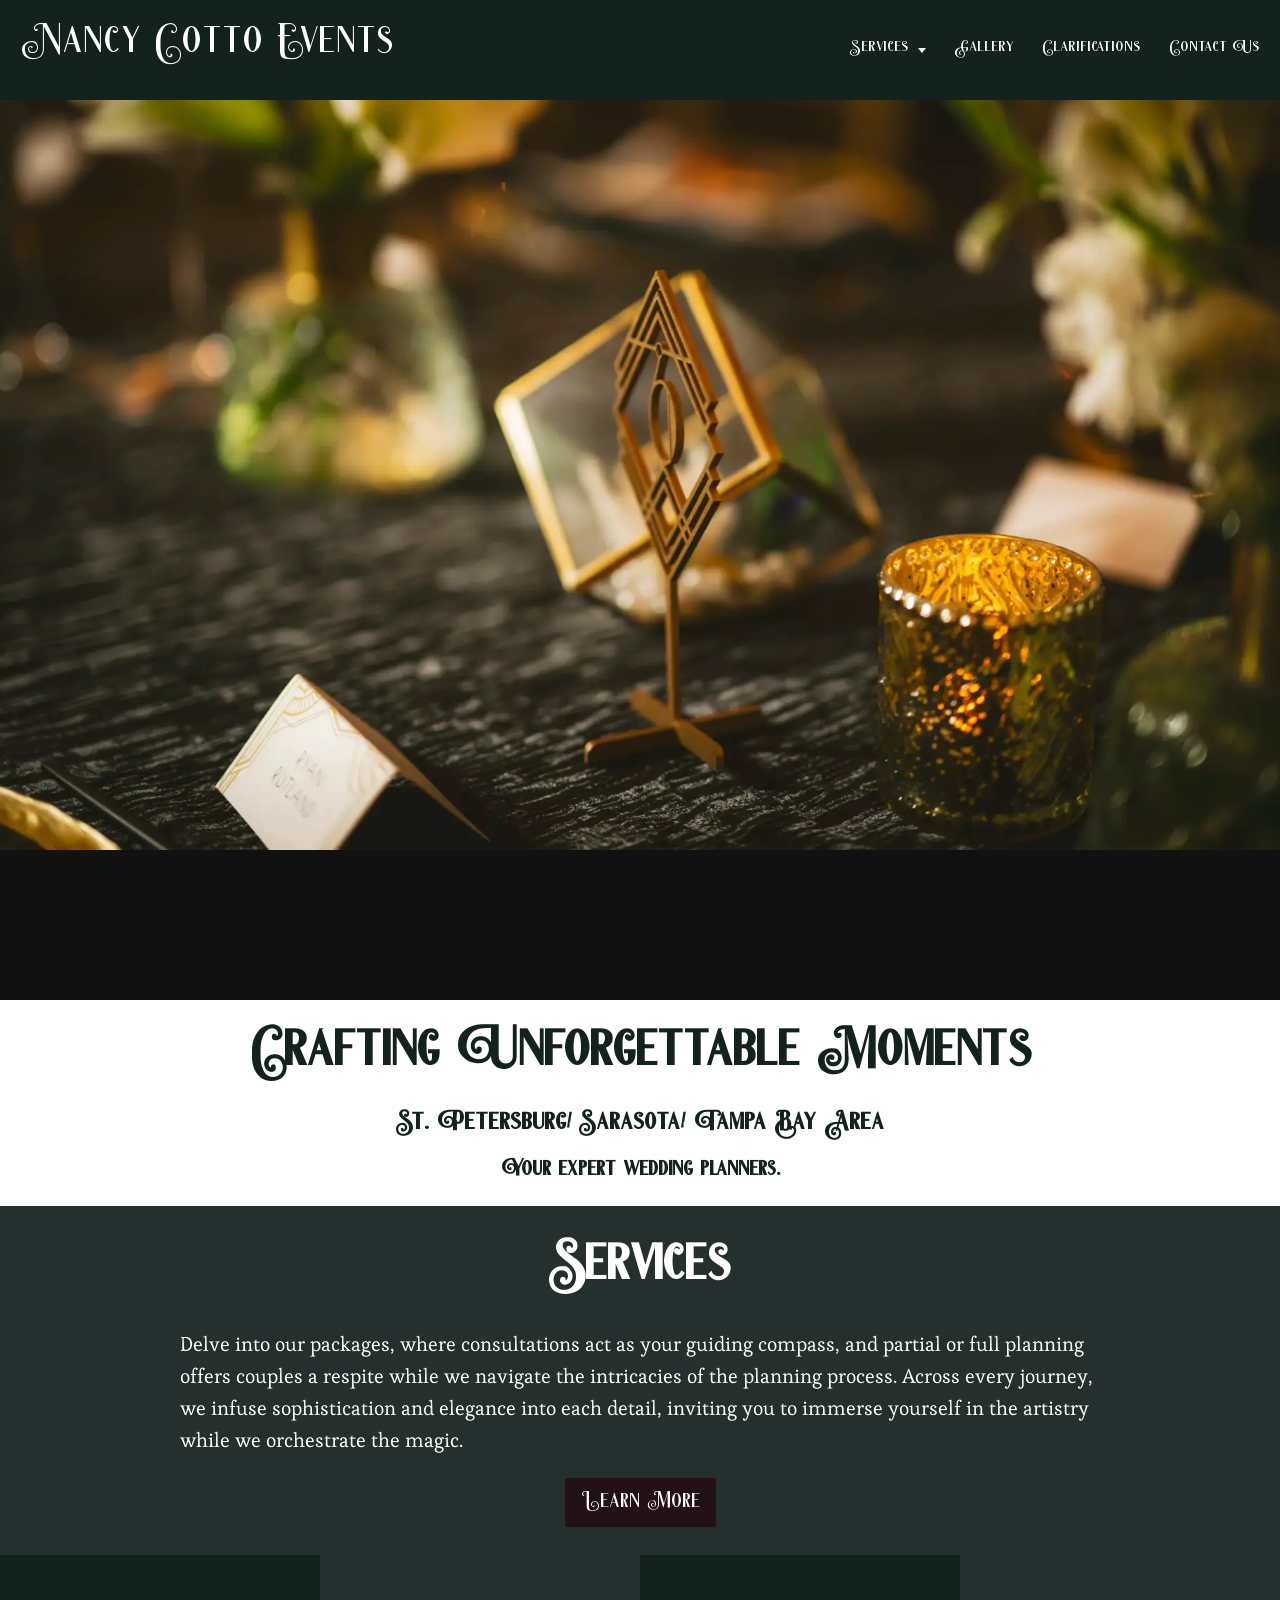
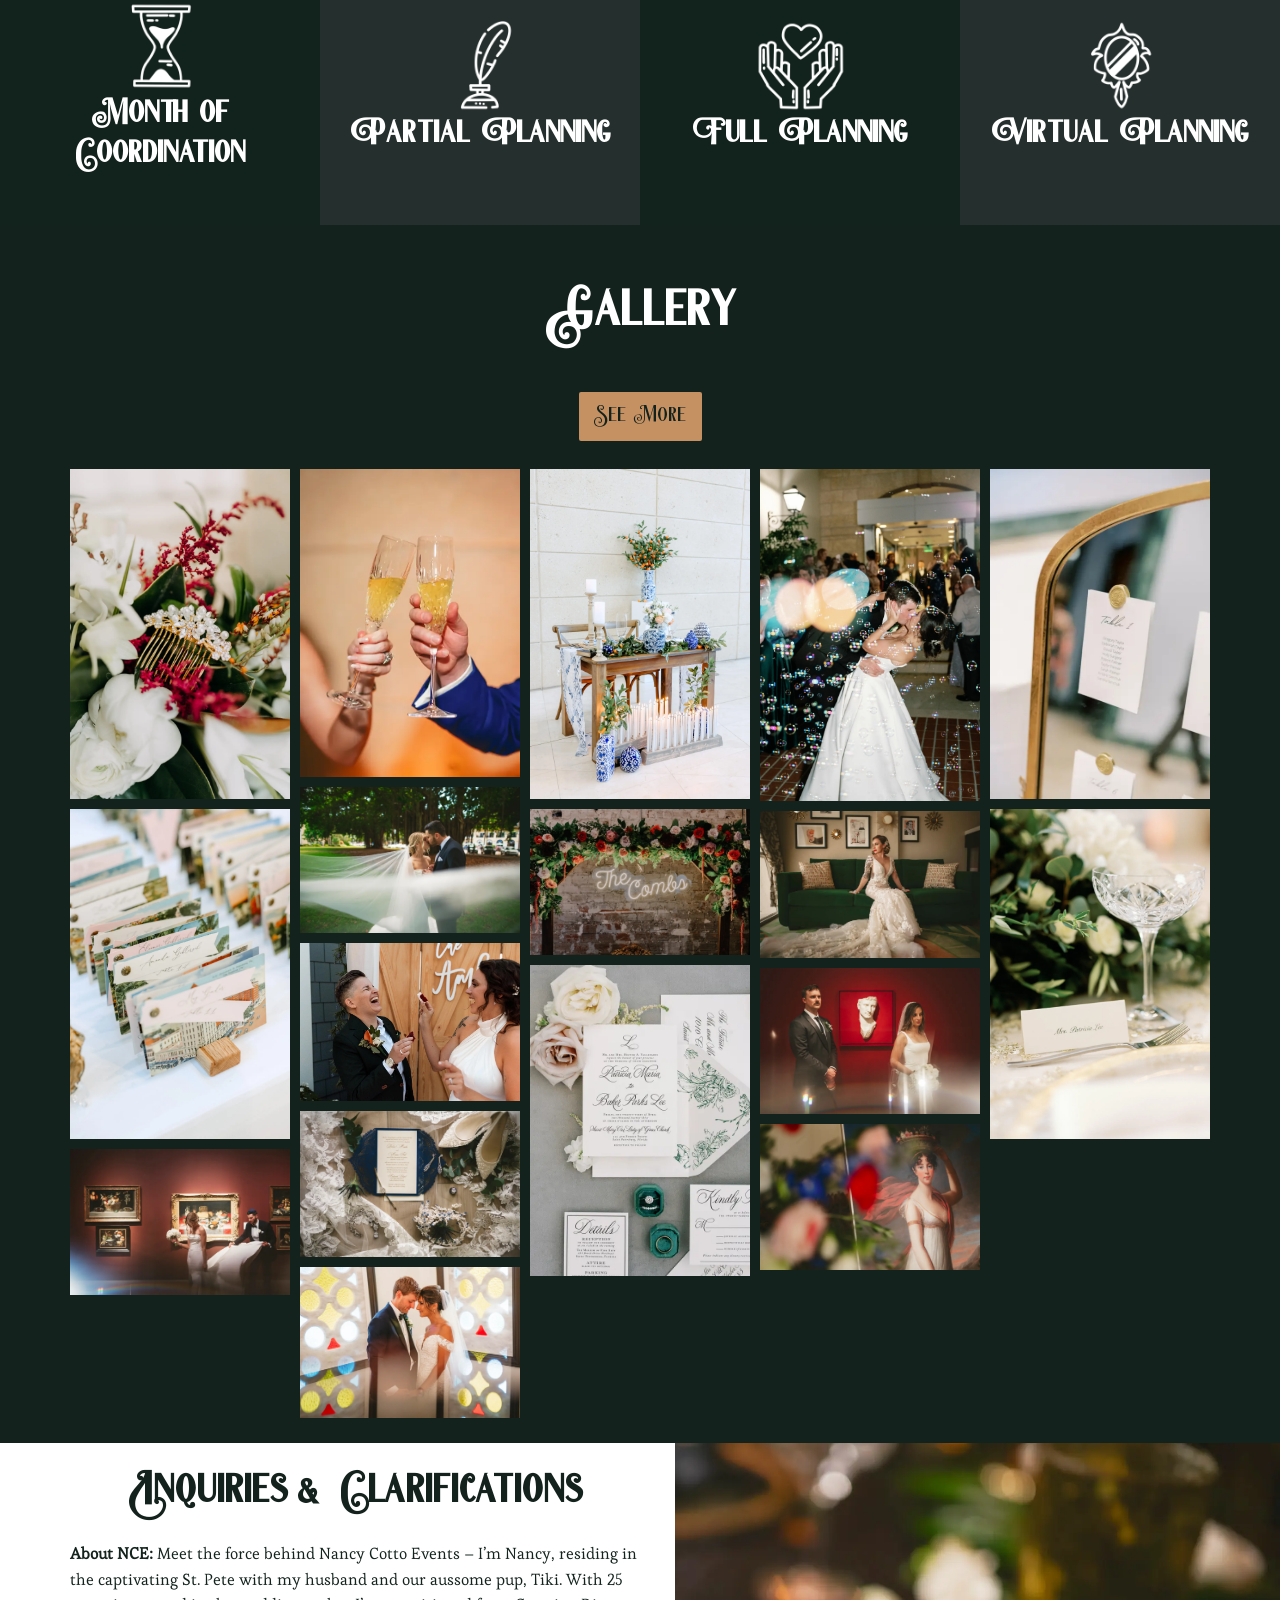
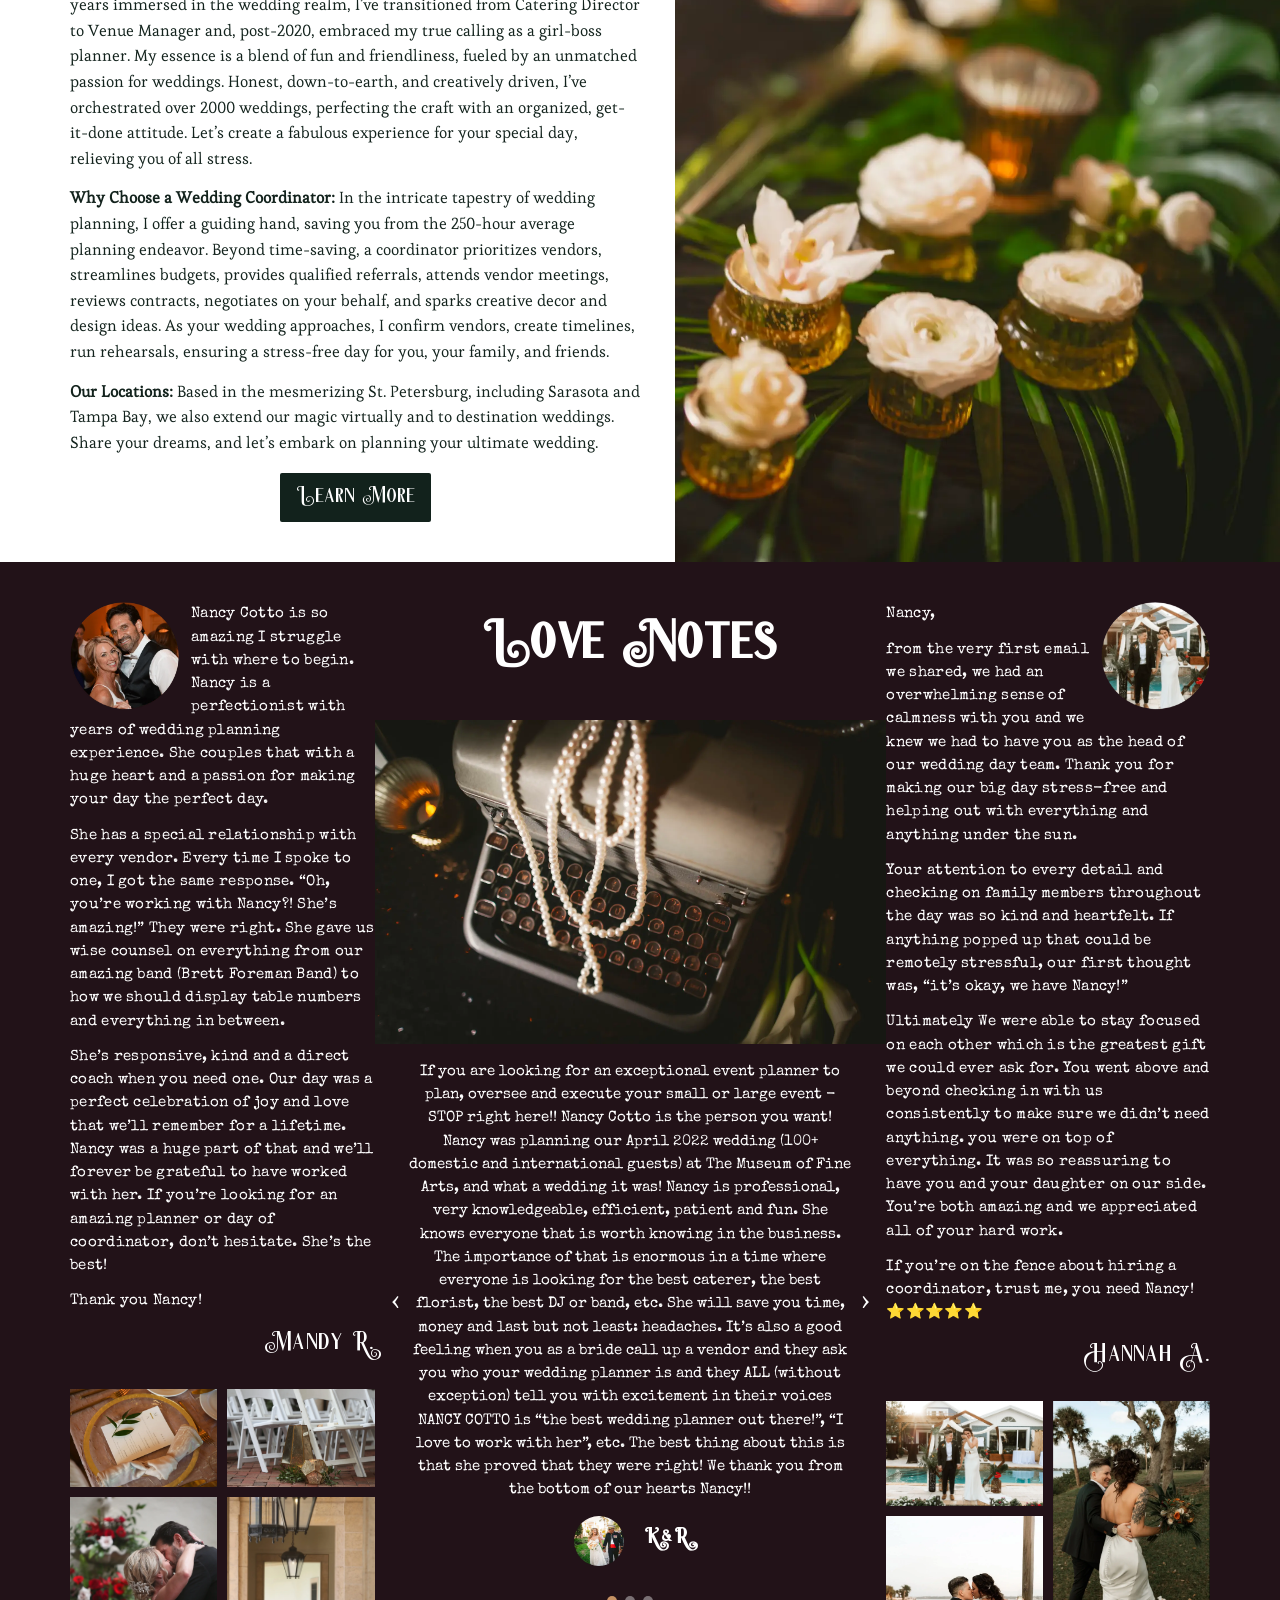
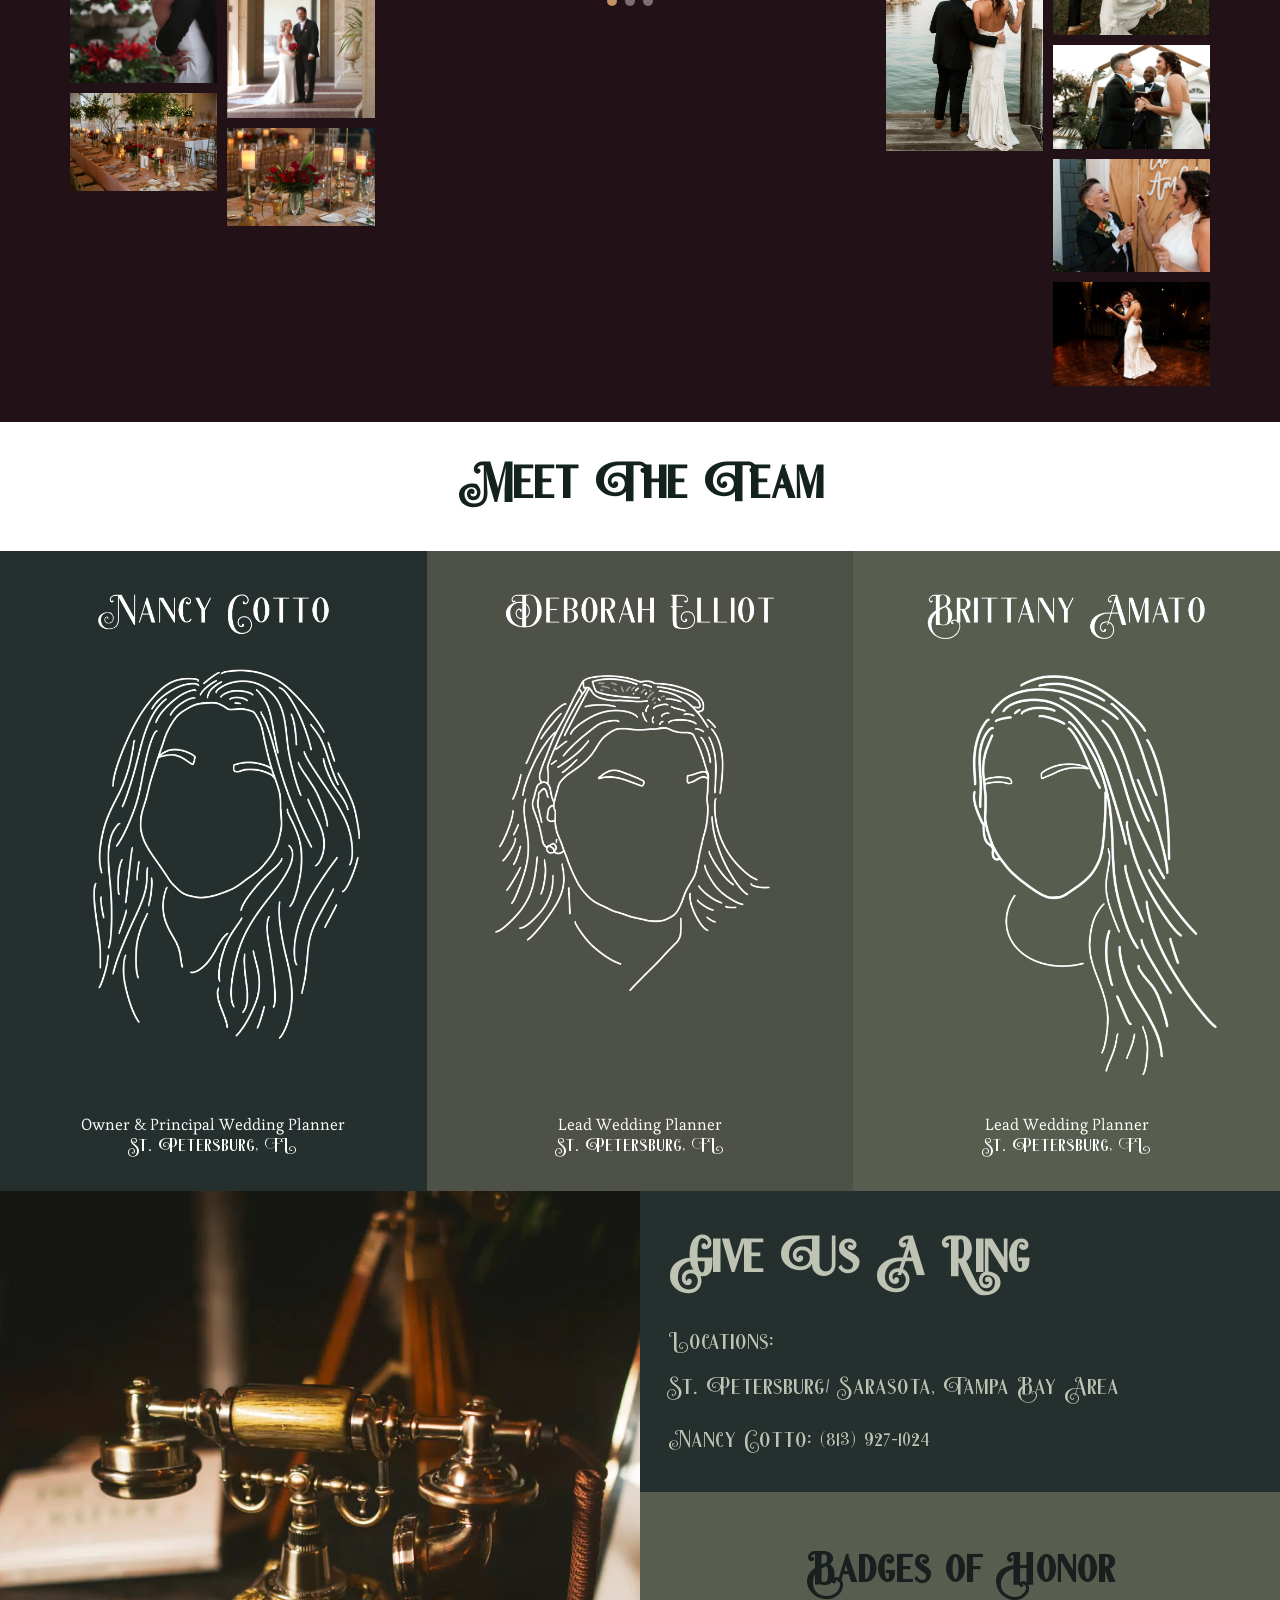
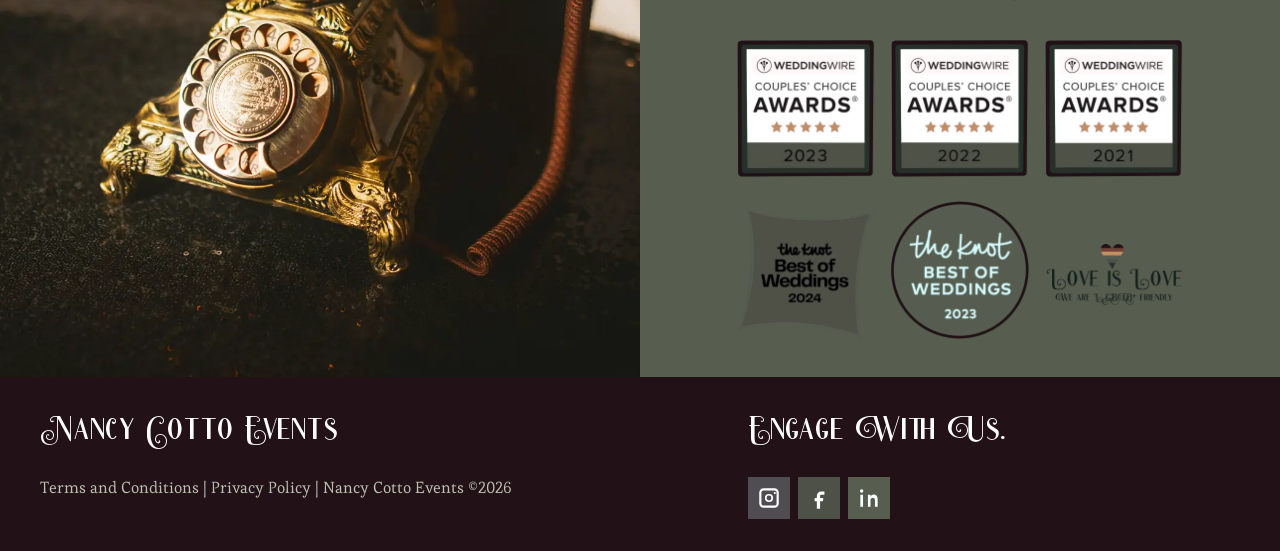
<file: index.html>
<!DOCTYPE html>
<html lang="en">
<head>
  <meta charset="utf-8">
  <meta name="viewport" content="width=device-width, initial-scale=1.0">
  <title>Nancy Cotto Events – Your Expert Wedding Planners.</title>
  <meta name="description" content="Discover unparalleled wedding planning at Nancy Cotto Events. Crafting unforgettable moments in Tampa Bay, Sarasota, and St. Petersburg.">
  <link rel="canonical" href="https://nancycottoevents.com/">
  <link rel="icon" href="/images/Untitled_Artwork-55.webp" type="image/webp">
  <link rel="apple-touch-icon" href="/images/Untitled_Artwork-55.webp">
  <link rel="stylesheet" href="/css/styles.css">
</head>
<body>
<header class="site-header">
  <div class="header-inner">
    <a class="logo" href="/">Nancy Cotto Events</a>
    <button class="nav-toggle" type="button" aria-expanded="false" aria-controls="site-nav"><span></span><span></span><span></span><span class="visually-hidden">Menu</span></button>
    <nav class="site-nav" id="site-nav" aria-label="Menu">
      <ul class="menu">
        <li class="has-sub">
          <a href="/#Services">Services <span class="caret" aria-hidden="true"></span></a>
          <button class="sub-toggle" type="button" aria-expanded="false" aria-label="Show Services menu"><span class="caret" aria-hidden="true"></span></button>
          <ul class="sub">
            <li><a href="/month-of-coordination/">Month of Coordination</a></li>
            <li><a href="/partial-planning/">Partial Planning</a></li>
            <li><a href="/full-planning/">Full Planning</a></li>
            <li><a href="/virtual-planning/">Virtual Planning</a></li>
          </ul>
        </li>
        <li><a href="/gallery/">Gallery</a></li>
        <li><a href="/clarifications/">Clarifications</a></li>
        <li><a href="/#ContactUs">Contact Us</a></li>
      </ul>
    </nav>
  </div>
</header>

<main>
  <section class="hero-home" aria-label="Wedding table setting"></section>
  <section class="intro">
    <p class="kicker">Crafting Unforgettable Moments</p>
    <p class="places">St. Petersburg/ Sarasota/ Tampa Bay Area</p>
    <h1>Your expert wedding planners.</h1>
  </section>
  <section class="band band-slate" id="Services">
    <h2>Services</h2>
    <p class="lead">Delve into our packages, where consultations act as your guiding compass, and partial or full planning offers couples a respite while we navigate the intricacies of the planning process. Across every journey, we infuse sophistication and elegance into each detail, inviting you to immerse yourself in the artistry while we orchestrate the magic.</p>
    <a class="btn btn-wine" href="/services/">Learn More</a>
  </section>
  <section class="package-row" aria-label="Planning packages">
    <a class="package-card tone-a" href="/month-of-coordination/">
      <img src="/images/Hourglass.webp" alt="Month Of Coordination" width="408" height="408">
      <h3>Month of Coordination</h3>
    </a>
    <a class="package-card tone-b" href="/partial-planning/">
      <img src="/images/Quill.webp" alt="Partial Planning Icon" width="408" height="408">
      <h3>Partial Planning</h3>
    </a>
    <a class="package-card tone-a" href="/full-planning/">
      <img src="/images/HandHeart.webp" alt="Complete Planning Icon" width="408" height="408">
      <h3>Full Planning</h3>
    </a>
    <a class="package-card tone-b" href="/virtual-planning/">
      <img src="/images/Mirror.webp" alt="Virtual Planning Icon" width="408" height="408">
      <h3>Virtual Planning</h3>
    </a>
  </section>
  <section class="gallery-band">
    <div class="band-inner">
    <h2>Gallery</h2>
    <a class="btn btn-gold" href="#">See More</a>
    <div class="photo-grid">
<button type="button" data-full="/images/NCEHomeGallery47-scaled.webp" data-alt="Wedding gallery photo"><img src="/images/NCEHomeGallery47-scaled.webp" alt="Wedding gallery photo"></button>
<button type="button" data-full="/images/NCEHomeGallery44-scaled.webp" data-alt="Wedding gallery photo"><img src="/images/NCEHomeGallery44-scaled.webp" alt="Wedding gallery photo"></button>
<button type="button" data-full="/images/NCEHomeGallery22.webp" data-alt="Wedding gallery photo"><img src="/images/NCEHomeGallery22.webp" alt="Wedding gallery photo"></button>
<button type="button" data-full="/images/NCEHomeGallery21.webp" data-alt="Wedding gallery photo"><img src="/images/NCEHomeGallery21.webp" alt="Wedding gallery photo"></button>
<button type="button" data-full="/images/NCEHomeGallery16.webp" data-alt="Wedding gallery photo"><img src="/images/NCEHomeGallery16.webp" alt="Wedding gallery photo"></button>
<button type="button" data-full="/images/NCEHomeGallery35.webp" data-alt="Wedding gallery photo"><img src="/images/NCEHomeGallery35.webp" alt="Wedding gallery photo"></button>
<button type="button" data-full="/images/NCEHomeGallery7.webp" data-alt="Wedding gallery photo"><img src="/images/NCEHomeGallery7.webp" alt="Wedding gallery photo"></button>
<button type="button" data-full="/images/NCEHomeGallery24.webp" data-alt="Wedding gallery photo"><img src="/images/NCEHomeGallery24.webp" alt="Wedding gallery photo"></button>
<button type="button" data-full="/images/NCEHomeGallery43-scaled.webp" data-alt="Wedding gallery photo"><img src="/images/NCEHomeGallery43-scaled.webp" alt="Wedding gallery photo"></button>
<button type="button" data-full="/images/NCEHomeGallery32.webp" data-alt="Wedding gallery photo"><img src="/images/NCEHomeGallery32.webp" alt="Wedding gallery photo"></button>
<button type="button" data-full="/images/NCEHomeGallery27.webp" data-alt="Wedding gallery photo"><img src="/images/NCEHomeGallery27.webp" alt="Wedding gallery photo"></button>
<button type="button" data-full="/images/NCEHomeGallery30-scaled.webp" data-alt="Wedding gallery photo"><img src="/images/NCEHomeGallery30-scaled.webp" alt="Wedding gallery photo"></button>
<button type="button" data-full="/images/NCEHomeGallery1.webp" data-alt="Wedding gallery photo"><img src="/images/NCEHomeGallery1.webp" alt="Wedding gallery photo"></button>
<button type="button" data-full="/images/NCEHomeGallery15.webp" data-alt="Wedding gallery photo"><img src="/images/NCEHomeGallery15.webp" alt="Wedding gallery photo"></button>
<button type="button" data-full="/images/NCEHomeGallery12.webp" data-alt="Wedding gallery photo"><img src="/images/NCEHomeGallery12.webp" alt="Wedding gallery photo"></button>
<button type="button" data-full="/images/NCEHomeGallery26.webp" data-alt="Wedding gallery photo"><img src="/images/NCEHomeGallery26.webp" alt="Wedding gallery photo"></button>
<button type="button" data-full="/images/NCEHomeGallery29-scaled.webp" data-alt="Wedding gallery photo"><img src="/images/NCEHomeGallery29-scaled.webp" alt="Wedding gallery photo"></button>
</div>
    </div>
  </section>
  <section class="faq-band">
    <div class="faq-copy">
      <h2>Inquiries &amp; Clarifications</h2>
      <p><strong>About NCE:</strong> Meet the force behind Nancy Cotto Events – I’m Nancy, residing in the captivating St. Pete with my husband and our aussome pup, Tiki. With 25 years immersed in the wedding realm, I’ve transitioned from Catering Director to Venue Manager and, post-2020, embraced my true calling as a girl-boss planner. My essence is a blend of fun and friendliness, fueled by an unmatched passion for weddings. Honest, down-to-earth, and creatively driven, I’ve orchestrated over 2000 weddings, perfecting the craft with an organized, get-it-done attitude. Let’s create a fabulous experience for your special day, relieving you of all stress.</p>
      <p><strong>Why Choose a Wedding Coordinator:</strong> In the intricate tapestry of wedding planning, I offer a guiding hand, saving you from the 250-hour average planning endeavor. Beyond time-saving, a coordinator prioritizes vendors, streamlines budgets, provides qualified referrals, attends vendor meetings, reviews contracts, negotiates on your behalf, and sparks creative decor and design ideas. As your wedding approaches, I confirm vendors, create timelines, run rehearsals, ensuring a stress-free day for you, your family, and friends.</p>
      <p><strong>Our Locations:</strong> Based in the mesmerizing St. Petersburg, including Sarasota and Tampa Bay, we also extend our magic virtually and to destination weddings. Share your dreams, and let’s embark on planning your ultimate wedding.</p>
      <a class="btn btn-green" href="/clarifications/">Learn More</a>
    </div>
    <div class="faq-art" role="img" aria-label="Wedding table flowers"></div>
  </section>
  <section class="notes">
    <div class="notes-grid">
      <div class="note-col">
        <blockquote class="quote">
          <img class="couple left" src="/images/Untitled_Artwork-54.webp" alt="">
          <p>Nancy Cotto is so amazing I struggle with where to begin. Nancy is a perfectionist with years of wedding planning experience. She couples that with a huge heart and a passion for making your day the perfect day.</p>
          <p>She has a special relationship with every vendor. Every time I spoke to one, I got the same response. “Oh, you’re working with Nancy?! She’s amazing!” They were right. She gave us wise counsel on everything from our amazing band (Brett Foreman Band) to how we should display table numbers and everything in between.</p>
          <p>She’s responsive, kind and a direct coach when you need one. Our day was a perfect celebration of joy and love that we’ll remember for a lifetime. Nancy was a huge part of that and we’ll forever be grateful to have worked with her. If you’re looking for an amazing planner or day of coordinator, don’t hesitate. She’s the best!</p>
          <p>Thank you Nancy!</p>
          <p class="quote-name">Mandy R.</p>
        </blockquote>
        <div class="note-photos">
          <button type="button" data-full="/images/Wedding-251-scaled.webp" data-alt="Mandy and Anthony wedding"><img src="/images/Wedding-251-scaled.webp" alt="Mandy and Anthony wedding"></button>
          <button type="button" data-full="/images/Wedding-416-copy-scaled.webp" data-alt="Mandy and Anthony wedding"><img src="/images/Wedding-416-copy-scaled.webp" alt="Mandy and Anthony wedding"></button>
          <button type="button" data-full="/images/Wedding-245-scaled.webp" data-alt="Mandy and Anthony wedding"><img src="/images/Wedding-245-scaled.webp" alt="Mandy and Anthony wedding"></button>
          <button type="button" data-full="/images/Wedding-233-scaled.webp" data-alt="Mandy and Anthony wedding"><img src="/images/Wedding-233-scaled.webp" alt="Mandy and Anthony wedding"></button>
          <button type="button" data-full="/images/Wedding-100-scaled.webp" data-alt="Mandy and Anthony wedding"><img src="/images/Wedding-100-scaled.webp" alt="Mandy and Anthony wedding"></button>
          <button type="button" data-full="/images/Wedding-213-scaled.webp" data-alt="Mandy and Anthony wedding"><img src="/images/Wedding-213-scaled.webp" alt="Mandy and Anthony wedding"></button>
        </div>
      </div>
      <div class="note-col note-center">
        <h2>Love Notes</h2>
        <img class="note-feature" src="/images/749-scaled.webp" alt="NCE Gatsby Typewriter">
        <div class="carousel">
      <div class="slides" aria-roledescription="carousel" aria-label="Love notes">
        <article class="slide">
          <p>If you are looking for an exceptional event planner to plan, oversee and execute your small or large event -STOP right here!! Nancy Cotto is the person you want! Nancy was planning our April 2022 wedding (100+ domestic and international guests) at The Museum of Fine Arts, and what a wedding it was! Nancy is professional, very knowledgeable, efficient, patient and fun. She knows everyone that is worth knowing in the business. The importance of that is enormous in a time where everyone is looking for the best caterer, the best florist, the best DJ or band, etc. She will save you time, money and last but not least: headaches. It’s also a good feeling when you as a bride call up a vendor and they ask you who your wedding planner is and they ALL (without exception) tell you with excitement in their voices NANCY COTTO is “the best wedding planner out there!”, “I love to work with her”, etc. The best thing about this is that she proved that they were right! We thank you from the bottom of our hearts Nancy!!</p>
          <p class="who"><img src="/images/9.webp" alt="NCE Testimonial Carousel 3">K &amp;R</p>
        </article>
        <article class="slide">
          <p>I don't even know where to begin in showing my gratitude for Nancy and her team. Nancy made sure everything at our wedding went perfectly. She calmed my nerves and reassured me that everything was going to go smoothly. She kept in contact with me the entire time, and answered all of my questions in a timely manner. I literally could not have had such a wonderful wedding if it wasn't for Nancy Cotto Events. She knew everything I wanted, and with her experience, gave me tips and advice on so many things that I had no idea on what to do. If you use Nancy and her team, you WILL NOT be sorry!! Thank you so much Nancy for helping in making this day the best day of my life. &lt;3</p>
          <p class="who"><img src="/images/Screen-Shot-2024-01-15-at-10.15.05-PM.webp" alt="NCE Testimonial Carousel 1">A. Lynn</p>
        </article>
        <article class="slide">
          <p>I cannot say enough about how amazing Nancy is. We hired Nancy after our first wedding planner failed to follow through on major commitments to us. Before we even contracted with Nancy, she was willing to hop on a phone call with me to answer all of my questions and concerns, and alleviate the anxieties I had over our first wedding planner leading us astray. Throughout the planning process, Nancy was available to us when we needed her and happy to promptly answer any questions I had. On the day of our wedding, we had an abnormal amount of things go wrong with other vendors as well as rain on our wedding day, forcing us into a backup plan. Nancy advocated for us to have an alternate outdoor location under a tent at our venue instead of our indoor backup, and this made such a huge difference in our night. She also was there to address all of the other little hiccups that came up and made the night so much easier, despite the disappointments that were out of our/her control. In addition to being the best planner you will ever find, Nancy is honestly just an incredibly good human and it shows in her compassion for people and the work she does. We were so lucky to have found her and had her be a part of our special day.</p>
          <p class="who"><img src="/images/NCEHomeGallery3.webp" alt="NCE Testimonial Carousel 2">Caitlin H.</p>
        </article>
      </div>
      <button class="carousel-btn prev" type="button" aria-label="Previous slide">‹</button>
      <button class="carousel-btn next" type="button" aria-label="Next slide">›</button>
      <div class="dots">
        <button type="button" data-slide="0" aria-label="Go to slide 1"></button>
        <button type="button" data-slide="1" aria-label="Go to slide 2"></button>
        <button type="button" data-slide="2" aria-label="Go to slide 3"></button>
      </div>
        </div>
      </div>
      <div class="note-col">
        <blockquote class="quote">
          <img class="couple right" src="/images/Untitled_Artwork-54-1.webp" alt="">
          <p>Nancy,</p>
          <p>from the very first email we shared, we had an overwhelming sense of calmness with you and we knew we had to have you as the head of our wedding day team. Thank you for making our big day stress-free and helping out with everything and anything under the sun.</p>
          <p>Your attention to every detail and checking on family members throughout the day was so kind and heartfelt. If anything popped up that could be remotely stressful, our first thought was, “it’s okay, we have Nancy!”</p>
          <p>Ultimately We were able to stay focused on each other which is the greatest gift we could ever ask for. You went above and beyond checking in with us consistently to make sure we didn’t need anything. you were on top of everything. It was so reassuring to have you and your daughter on our side. You’re both amazing and we appreciated all of your hard work.</p>
          <p>If you’re on the fence about hiring a coordinator, trust me, you need Nancy! ⭐️⭐️⭐️⭐️⭐️</p>
          <p class="quote-name">Hannah A.</p>
        </blockquote>
        <div class="note-photos">
          <button type="button" data-full="/images/NCEHomeGallery38.webp" data-alt="Wedding celebration"><img src="/images/NCEHomeGallery38.webp" alt="Wedding celebration"></button>
          <button type="button" data-full="/images/NCEHomeGallery36.webp" data-alt="Wedding celebration"><img src="/images/NCEHomeGallery36.webp" alt="Wedding celebration"></button>
          <button type="button" data-full="/images/Ambrose6.webp" data-alt="Wedding celebration"><img src="/images/Ambrose6.webp" alt="Wedding celebration"></button>
          <button type="button" data-full="/images/NCEHomeGallery37.webp" data-alt="Wedding celebration"><img src="/images/NCEHomeGallery37.webp" alt="Wedding celebration"></button>
          <button type="button" data-full="/images/NCEHomeGallery35.webp" data-alt="Wedding celebration"><img src="/images/NCEHomeGallery35.webp" alt="Wedding celebration"></button>
          <button type="button" data-full="/images/NCE-Testimonial-2.webp" data-alt="Wedding celebration"><img src="/images/NCE-Testimonial-2.webp" alt="Wedding celebration"></button>
        </div>
      </div>
    </div>
  </section>
  <section class="team-head">
    <h2>Meet The Team</h2>
  </section>
  <section class="team" aria-label="Meet the team">
    <article class="flip flip-nancy" tabindex="0" role="button" aria-label="Nancy Cotto. Show biography.">
      <div class="flip-inner">
        <div class="flip-face flip-front">
          <img src="/images/NancyFlip.webp" alt="Nancy Cotto">
          <p class="role">Owner &amp; Principal Wedding Planner<span class="where">St. Petersburg, FL</span></p>
        </div>
        <div class="flip-face flip-back">
          <h3>Nancy Cotto</h3>
          <p>Nancy, a seasoned wedding coordinator, infuses passion for design and celebration into her work. With over 30 years of expertise in Catering, Venue Management, and Planning, she dedicates herself to alleviating stress on her couples' cherished days. Beyond a career, this is Nancy's dream, building lasting friendships with former clients. When not orchestrating fabulous events, she enjoys family time, including her furry members, indulging in reading, and crafting her romance novel.</p>
        </div>
      </div>
    </article>
    <article class="flip flip-debbie" tabindex="0" role="button" aria-label="Deborah Elliot. Show biography.">
      <div class="flip-inner">
        <div class="flip-face flip-front">
          <img src="/images/DeborahFlip.webp" alt="Deborah Elliot">
          <p class="role">Lead Wedding Planner<span class="where">St. Petersburg, FL</span></p>
        </div>
        <div class="flip-face flip-back">
          <h3>Deborah Elliot</h3>
          <p>Debbie boasts over 15 years in Hotel &amp; Banquet Management across California, New Jersey, and Florida. Her love for weddings led her to Nancy's team, fulfilling her dream of connecting with couples on a personal level. Delivering flawless service, masterful multitasking, and a tireless work ethic, Debbie handles every aspect with a warm smile. Beyond work, she relishes family moments, especially if they include sunsets and her favorite Chardonnay.</p>
        </div>
      </div>
    </article>
    <article class="flip flip-brittany" tabindex="0" role="button" aria-label="Brittany Amato. Show biography.">
      <div class="flip-inner">
        <div class="flip-face flip-front">
          <img src="/images/BrittanyFlip.webp" alt="Brittany Amato">
          <p class="role">Lead Wedding Planner<span class="where">St. Petersburg, FL</span></p>
        </div>
        <div class="flip-face flip-back">
          <h3>Brittany Amato</h3>
          <p>Brittany, an adept coordinator discovered her passion for wedding planning after being a bride herself. With a unique understanding of the significance of creating a comfortable atmosphere on wedding day, Brittany stands out as a favorite amongst our couples. Her attention to detail, exceptional organizational skills, and calming presence contribute to ensuring that every wedding she coordinates is a cherished and stress-free experience for the couples she works with.</p>
        </div>
      </div>
    </article>
  </section>
  <section class="contact" id="ContactUs">
    <div class="contact-photo" role="img" aria-label="Wedding reception"></div>
    <div>
      <div class="contact-copy">
        <h2>Give Us A Ring</h2>
        <p>Locations:<br>St. Petersburg/ Sarasota, Tampa Bay Area</p>
        <p>Nancy Cotto: <a href="tel:8139271024">(813) 927-1024</a></p>
      </div>
      <div class="contact-form">
        <div class="contact-jotform">
<script type="text/javascript" src="https://form.jotform.com/jsform/253643826745466"></script></div>
        <h2>Badges of Honor</h2>
        <div class="badges">
          <a href="https://www.weddingwire.com/biz/nancy-cotto-events/c2b0c9e803ae86b6.html"><img src="/images/WeddingWire23.webp" alt="NCE Wedding Wire 2023"></a>
          <a href="https://www.weddingwire.com/biz/nancy-cotto-events/c2b0c9e803ae86b6.html"><img src="/images/WeddingWire22.webp" alt="NCE Wedding Wire 2022"></a>
          <a href="https://www.weddingwire.com/biz/nancy-cotto-events/c2b0c9e803ae86b6.html"><img src="/images/WeddingWire21.webp" alt="NCE Wedding Wire 2021"></a>
          <a href="https://www.theknot.com/marketplace/nancy-cotto-events-saint-petersburg-fl-2038794"><img src="/images/TheKnot24.webp" alt="Knot NCE 2024"></a>
          <a href="https://www.theknot.com/marketplace/nancy-cotto-events-saint-petersburg-fl-2038794"><img src="/images/TheKnot23.webp" alt="The Knot award"></a>
          <img src="/images/LGBTQBadge-1.webp" alt="Love is love">
        </div>
      </div>
    </div>
  </section>
</main>

<footer class="site-footer">
  <div class="footer-inner">
    <div>
      <p class="footer-brand">Nancy Cotto Events</p>
      <p class="footer-legal"><a href="/terms-and-conditions/">Terms and Conditions</a> | <a href="/privacy-policy/">Privacy Policy</a> | Nancy Cotto Events ©<span data-year>2026</span></p>
    </div>
    <div>
      <h2>Engage With Us.</h2>
      
        <div class="social">
          <a class="ig" href="https://www.instagram.com/nancycottoevents/?hl=en" target="_blank" rel="noopener noreferrer" aria-label="Instagram"><svg viewBox="0 0 24 24" aria-hidden="true"><path d="M7 3h10a4 4 0 0 1 4 4v10a4 4 0 0 1-4 4H7a4 4 0 0 1-4-4V7a4 4 0 0 1 4-4zm10 2H7a2 2 0 0 0-2 2v10a2 2 0 0 0 2 2h10a2 2 0 0 0 2-2V7a2 2 0 0 0-2-2zm-5 3.2A3.8 3.8 0 1 1 8.2 12 3.8 3.8 0 0 1 12 8.2zm0 1.6A2.2 2.2 0 1 0 14.2 12 2.2 2.2 0 0 0 12 9.8zM17.4 6.4a1 1 0 1 1-1 1 1 1 0 0 1 1-1z"/></svg></a>
          <a class="fb" href="https://www.facebook.com/NancyCottoEvents" target="_blank" rel="noopener noreferrer" aria-label="Facebook"><svg viewBox="0 0 24 24" aria-hidden="true"><path d="M14 9h3V6h-3c-2.2 0-4 1.8-4 4v2H8v3h2v7h3v-7h2.6l.4-3H13v-2c0-.6.4-1 1-1z"/></svg></a>
          <a class="li" href="https://www.linkedin.com/in/nancy-cotto-56780728/" target="_blank" rel="noopener noreferrer" aria-label="Linkedin"><svg viewBox="0 0 24 24" aria-hidden="true"><path d="M6.5 9H4V20h2.5zM5.2 4A1.6 1.6 0 1 0 5.2 7.2 1.6 1.6 0 0 0 5.2 4zM20 20h-2.5v-5.6c0-1.6-.6-2.6-2-2.6a2.1 2.1 0 0 0-2 1.4 2.6 2.6 0 0 0-.1 1v5.8H11V9h2.4v1.5a3.4 3.4 0 0 1 3-1.7c2.2 0 3.6 1.4 3.6 4.5z"/></svg></a>
        </div>
    </div>
  </div>
</footer>
<div class="lightbox" role="dialog" aria-modal="true" aria-label="Photo">
  <button class="lightbox-close" type="button" aria-label="Close">×</button>
  <img alt="">
</div>
  <script src="/js/site.js"></script>
</body>
</html>
</file>
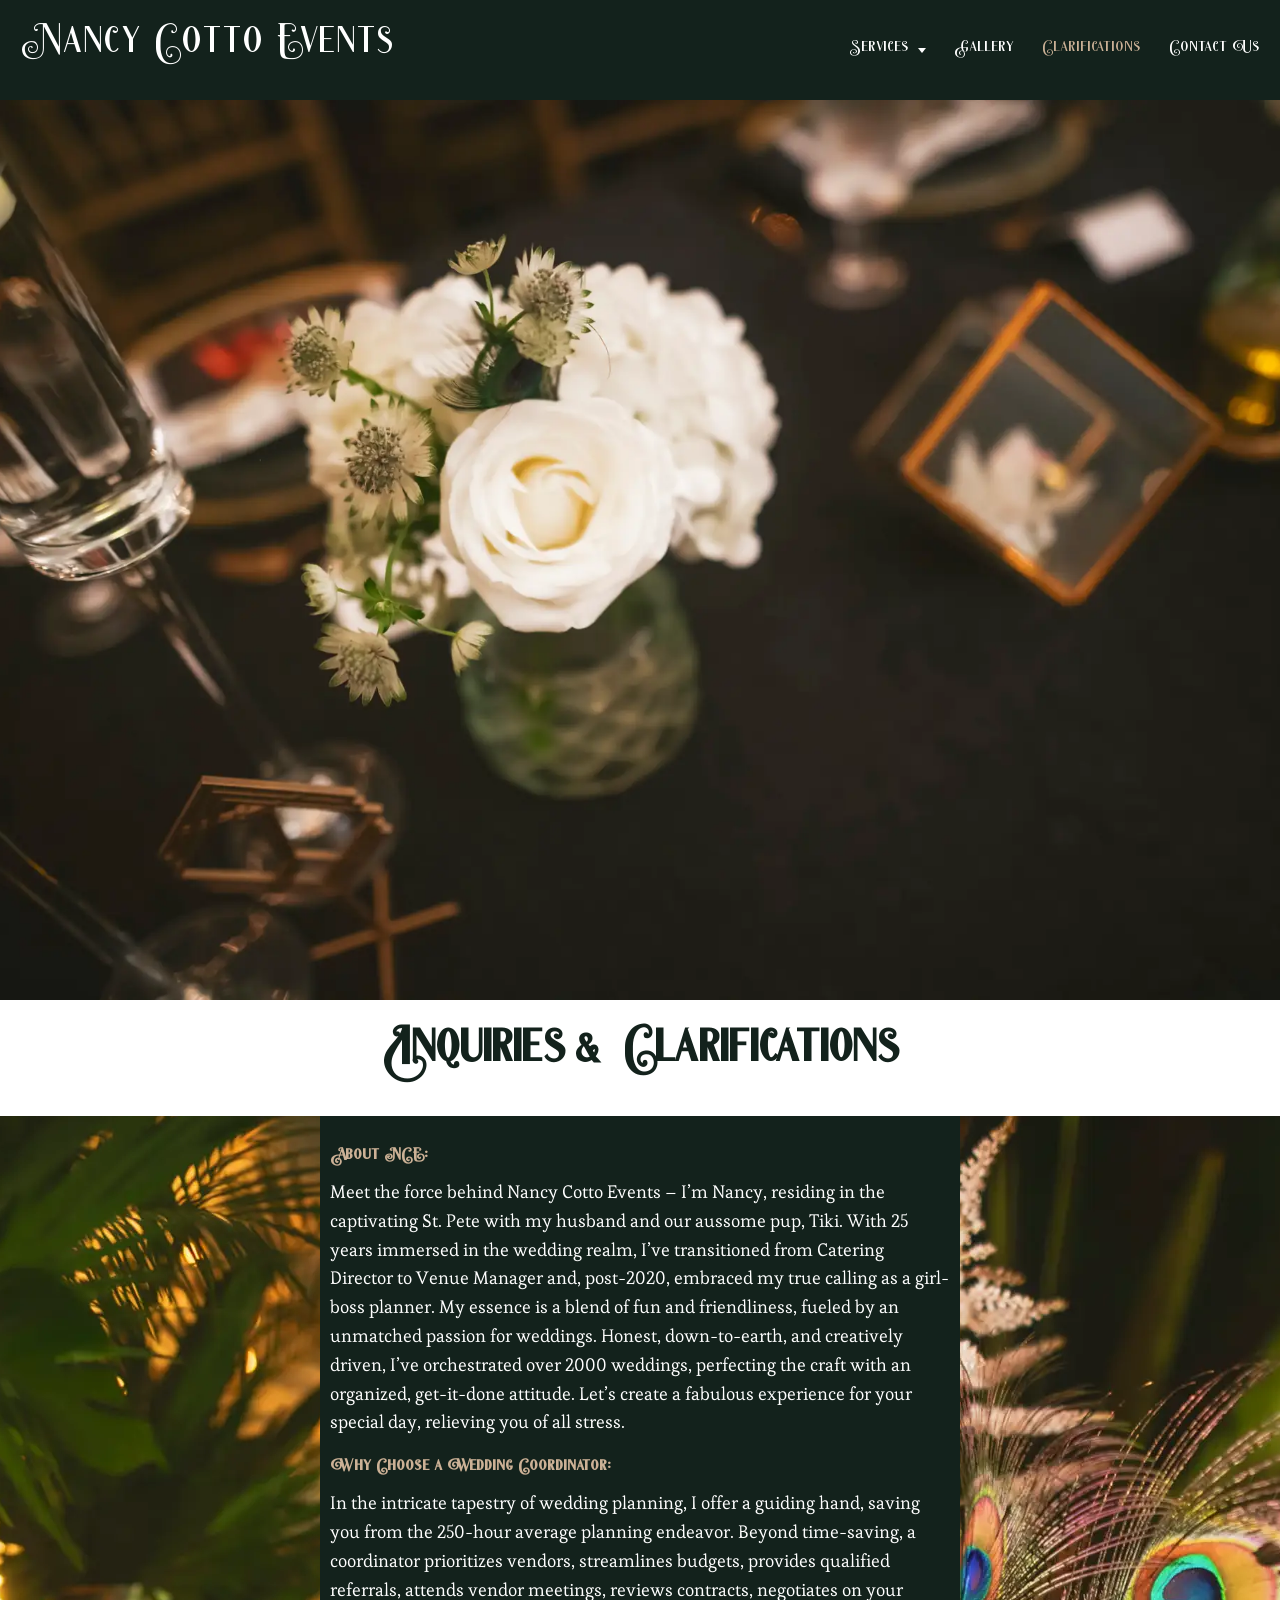
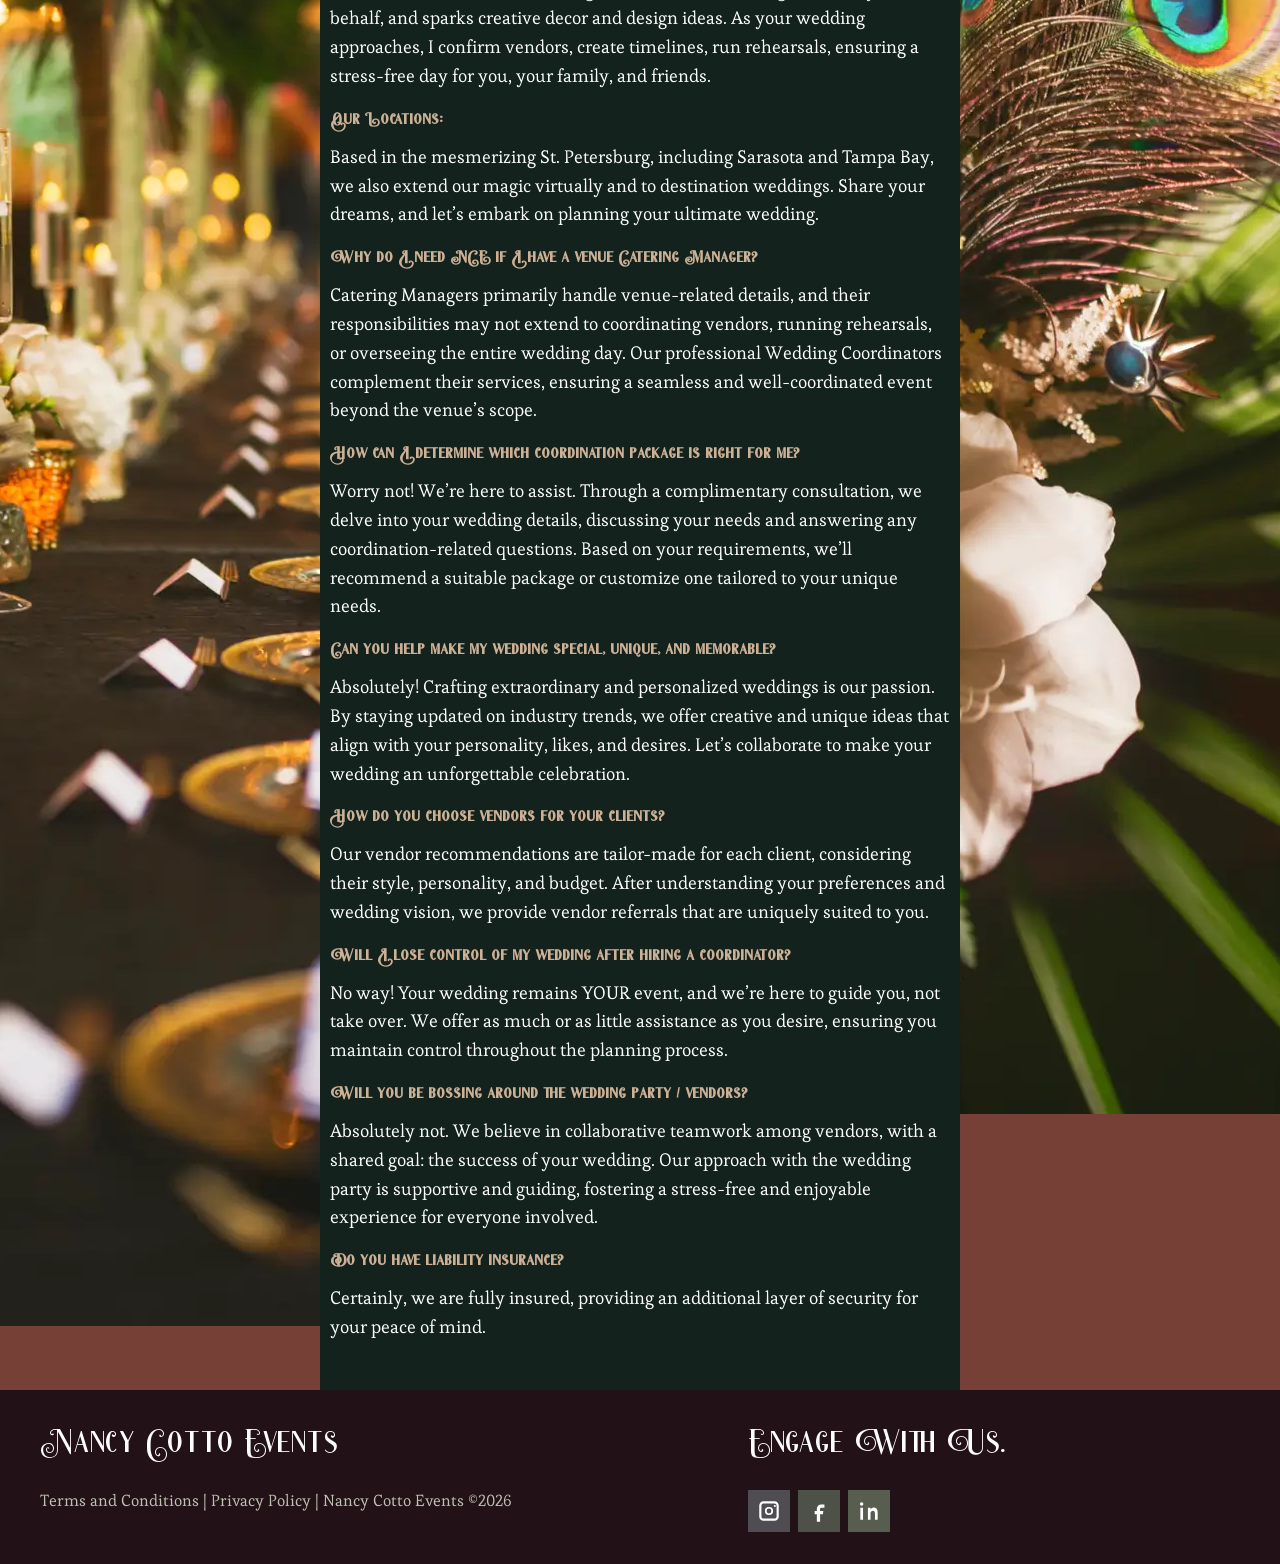
<file: clarifications/index.html>
<!DOCTYPE html>
<html lang="en">
<head>
  <meta charset="utf-8">
  <meta name="viewport" content="width=device-width, initial-scale=1.0">
  <title>Clarifications – Nancy Cotto Events</title>
  <meta name="description" content="Discover insights and answers at Nancy Cotto Events' FAQ page. From coordination benefits and destinations, get clarity on wedding planning nuances">
  <link rel="canonical" href="https://nancycottoevents.com/clarifications/">
  <link rel="icon" href="/images/Untitled_Artwork-55.webp" type="image/webp">
  <link rel="apple-touch-icon" href="/images/Untitled_Artwork-55.webp">
  <link rel="stylesheet" href="/css/styles.css">
</head>
<body>
<header class="site-header">
  <div class="header-inner">
    <a class="logo" href="/">Nancy Cotto Events</a>
    <button class="nav-toggle" type="button" aria-expanded="false" aria-controls="site-nav"><span></span><span></span><span></span><span class="visually-hidden">Menu</span></button>
    <nav class="site-nav" id="site-nav" aria-label="Menu">
      <ul class="menu">
        <li class="has-sub">
          <a href="/#Services">Services <span class="caret" aria-hidden="true"></span></a>
          <button class="sub-toggle" type="button" aria-expanded="false" aria-label="Show Services menu"><span class="caret" aria-hidden="true"></span></button>
          <ul class="sub">
            <li><a href="/month-of-coordination/">Month of Coordination</a></li>
            <li><a href="/partial-planning/">Partial Planning</a></li>
            <li><a href="/full-planning/">Full Planning</a></li>
            <li><a href="/virtual-planning/">Virtual Planning</a></li>
          </ul>
        </li>
        <li><a href="/gallery/">Gallery</a></li>
        <li><a href="/clarifications/" aria-current="page">Clarifications</a></li>
        <li><a href="/#ContactUs">Contact Us</a></li>
      </ul>
    </nav>
  </div>
</header>

<main>
  <section class="page-hero hero-clear" aria-label="Inquiries and Clarifications"></section>
  <h1 class="clear-title">Inquiries &amp; Clarifications</h1>
  <section class="clear-row">
    <div class="clear-side clear-side-a" role="img" aria-label="Wedding celebration"></div>
    <article class="clear-copy">
      <h2>About NCE:</h2>
      <p>Meet the force behind Nancy Cotto Events – I’m Nancy, residing in the captivating St. Pete with my husband and our aussome pup, Tiki. With 25 years immersed in the wedding realm, I’ve transitioned from Catering Director to Venue Manager and, post-2020, embraced my true calling as a girl-boss planner. My essence is a blend of fun and friendliness, fueled by an unmatched passion for weddings. Honest, down-to-earth, and creatively driven, I’ve orchestrated over 2000 weddings, perfecting the craft with an organized, get-it-done attitude. Let’s create a fabulous experience for your special day, relieving you of all stress.</p>
      <h2>Why Choose a Wedding Coordinator:</h2>
      <p>In the intricate tapestry of wedding planning, I offer a guiding hand, saving you from the 250-hour average planning endeavor. Beyond time-saving, a coordinator prioritizes vendors, streamlines budgets, provides qualified referrals, attends vendor meetings, reviews contracts, negotiates on your behalf, and sparks creative decor and design ideas. As your wedding approaches, I confirm vendors, create timelines, run rehearsals, ensuring a stress-free day for you, your family, and friends.</p>
      <h2>Our Locations:</h2>
      <p>Based in the mesmerizing St. Petersburg, including Sarasota and Tampa Bay, we also extend our magic virtually and to destination weddings. Share your dreams, and let’s embark on planning your ultimate wedding.</p>
      <h2>Why do I need NCE if I have a venue Catering Manager?</h2>
      <p>Catering Managers primarily handle venue-related details, and their responsibilities may not extend to coordinating vendors, running rehearsals, or overseeing the entire wedding day. Our professional Wedding Coordinators complement their services, ensuring a seamless and well-coordinated event beyond the venue’s scope.</p>
      <h2>How can I determine which coordination package is right for me?</h2>
      <p>Worry not! We’re here to assist. Through a complimentary consultation, we delve into your wedding details, discussing your needs and answering any coordination-related questions. Based on your requirements, we’ll recommend a suitable package or customize one tailored to your unique needs.</p>
      <h2>Can you help make my wedding special, unique, and memorable?</h2>
      <p>Absolutely! Crafting extraordinary and personalized weddings is our passion. By staying updated on industry trends, we offer creative and unique ideas that align with your personality, likes, and desires. Let’s collaborate to make your wedding an unforgettable celebration.</p>
      <h2>How do you choose vendors for your clients?</h2>
      <p>Our vendor recommendations are tailor-made for each client, considering their style, personality, and budget. After understanding your preferences and wedding vision, we provide vendor referrals that are uniquely suited to you.</p>
      <h2>Will I lose control of my wedding after hiring a coordinator?</h2>
      <p>No way! Your wedding remains YOUR event, and we’re here to guide you, not take over. We offer as much or as little assistance as you desire, ensuring you maintain control throughout the planning process.</p>
      <h2>Will you be bossing around the wedding party / vendors?</h2>
      <p>Absolutely not. We believe in collaborative teamwork among vendors, with a shared goal: the success of your wedding. Our approach with the wedding party is supportive and guiding, fostering a stress-free and enjoyable experience for everyone involved.</p>
      <h2>Do you have liability insurance?</h2>
      <p>Certainly, we are fully insured, providing an additional layer of security for your peace of mind.</p>
    </article>
    <div class="clear-side clear-side-b" role="img" aria-label="Wedding celebration"></div>
  </section>
</main>

<footer class="site-footer">
  <div class="footer-inner">
    <div>
      <p class="footer-brand">Nancy Cotto Events</p>
      <p class="footer-legal"><a href="/terms-and-conditions/">Terms and Conditions</a> | <a href="/privacy-policy/">Privacy Policy</a> | Nancy Cotto Events ©<span data-year>2026</span></p>
    </div>
    <div>
      <h2>Engage With Us.</h2>
      
        <div class="social">
          <a class="ig" href="https://www.instagram.com/nancycottoevents/?hl=en" target="_blank" rel="noopener noreferrer" aria-label="Instagram"><svg viewBox="0 0 24 24" aria-hidden="true"><path d="M7 3h10a4 4 0 0 1 4 4v10a4 4 0 0 1-4 4H7a4 4 0 0 1-4-4V7a4 4 0 0 1 4-4zm10 2H7a2 2 0 0 0-2 2v10a2 2 0 0 0 2 2h10a2 2 0 0 0 2-2V7a2 2 0 0 0-2-2zm-5 3.2A3.8 3.8 0 1 1 8.2 12 3.8 3.8 0 0 1 12 8.2zm0 1.6A2.2 2.2 0 1 0 14.2 12 2.2 2.2 0 0 0 12 9.8zM17.4 6.4a1 1 0 1 1-1 1 1 1 0 0 1 1-1z"/></svg></a>
          <a class="fb" href="https://www.facebook.com/NancyCottoEvents" target="_blank" rel="noopener noreferrer" aria-label="Facebook"><svg viewBox="0 0 24 24" aria-hidden="true"><path d="M14 9h3V6h-3c-2.2 0-4 1.8-4 4v2H8v3h2v7h3v-7h2.6l.4-3H13v-2c0-.6.4-1 1-1z"/></svg></a>
          <a class="li" href="https://www.linkedin.com/in/nancy-cotto-56780728/" target="_blank" rel="noopener noreferrer" aria-label="Linkedin"><svg viewBox="0 0 24 24" aria-hidden="true"><path d="M6.5 9H4V20h2.5zM5.2 4A1.6 1.6 0 1 0 5.2 7.2 1.6 1.6 0 0 0 5.2 4zM20 20h-2.5v-5.6c0-1.6-.6-2.6-2-2.6a2.1 2.1 0 0 0-2 1.4 2.6 2.6 0 0 0-.1 1v5.8H11V9h2.4v1.5a3.4 3.4 0 0 1 3-1.7c2.2 0 3.6 1.4 3.6 4.5z"/></svg></a>
        </div>
    </div>
  </div>
</footer>
<div class="lightbox" role="dialog" aria-modal="true" aria-label="Photo">
  <button class="lightbox-close" type="button" aria-label="Close">×</button>
  <img alt="">
</div>
  <script src="/js/site.js"></script>
</body>
</html>
</file>
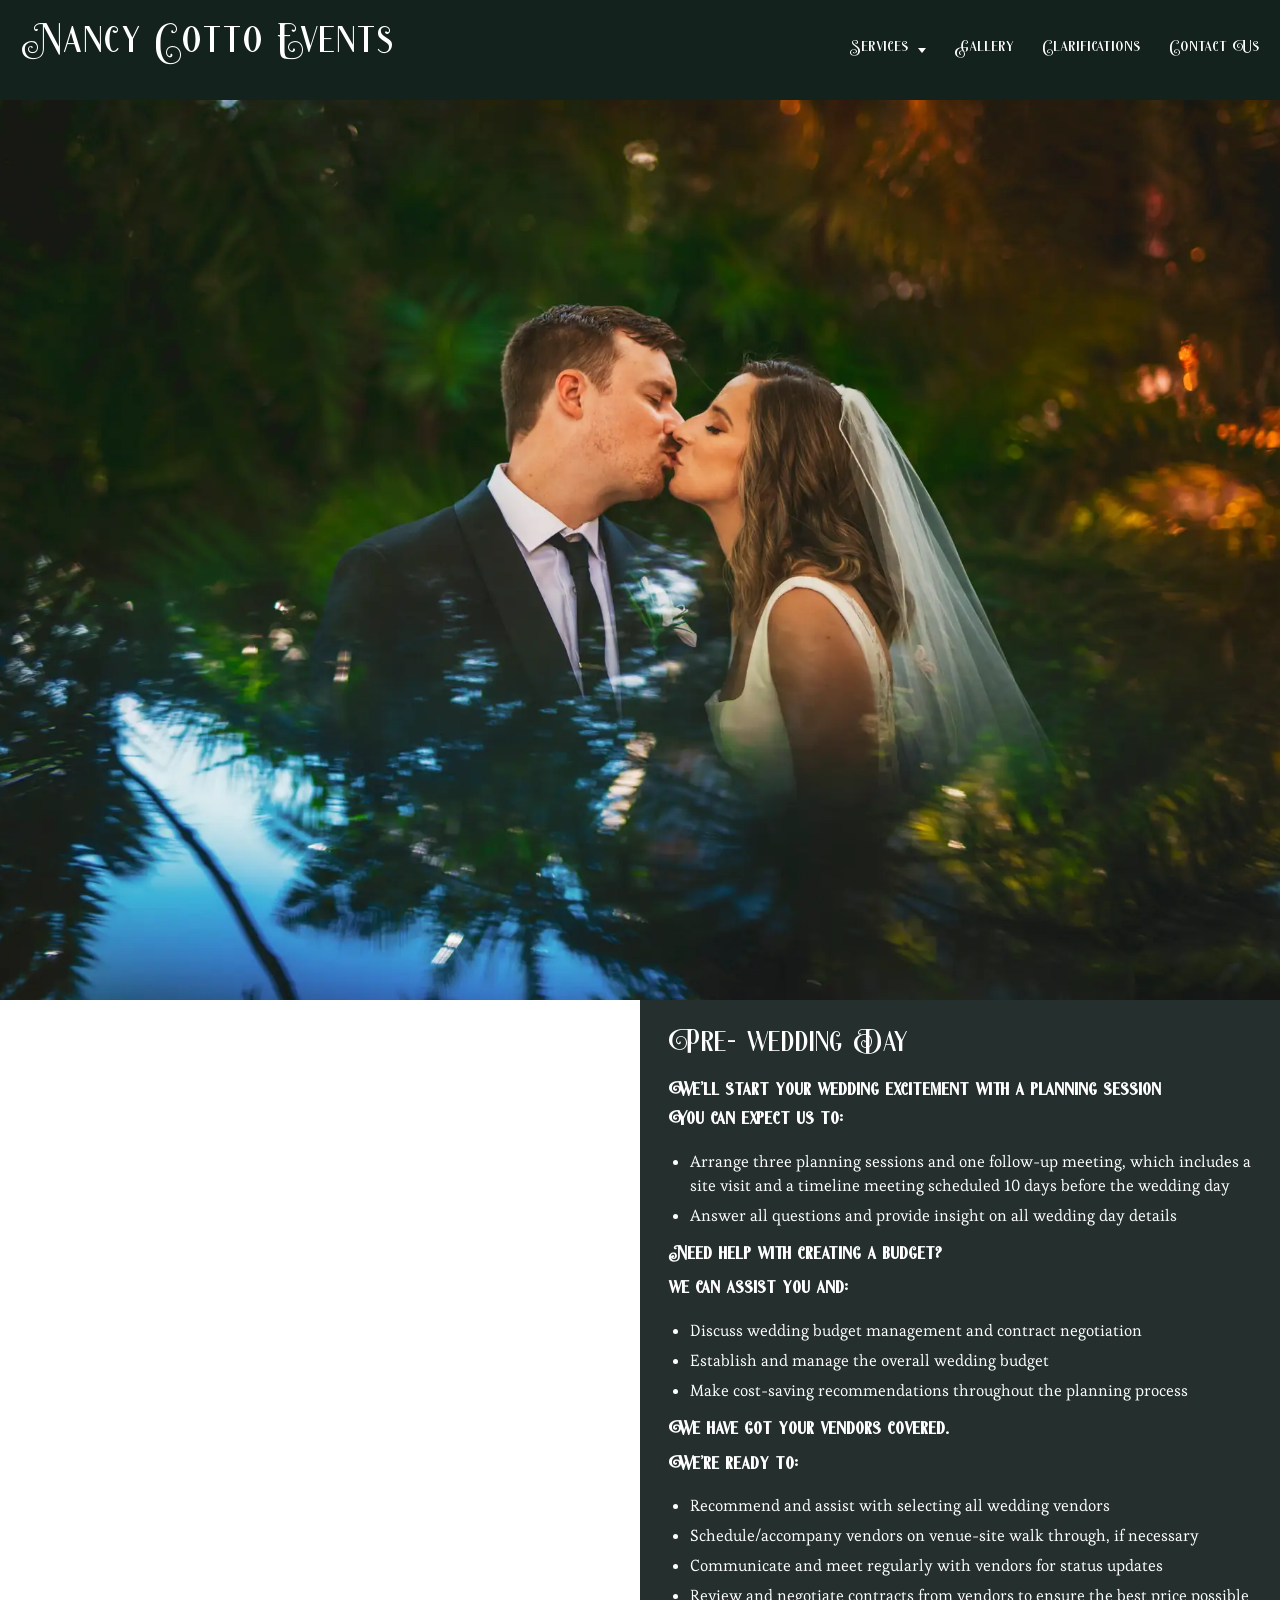
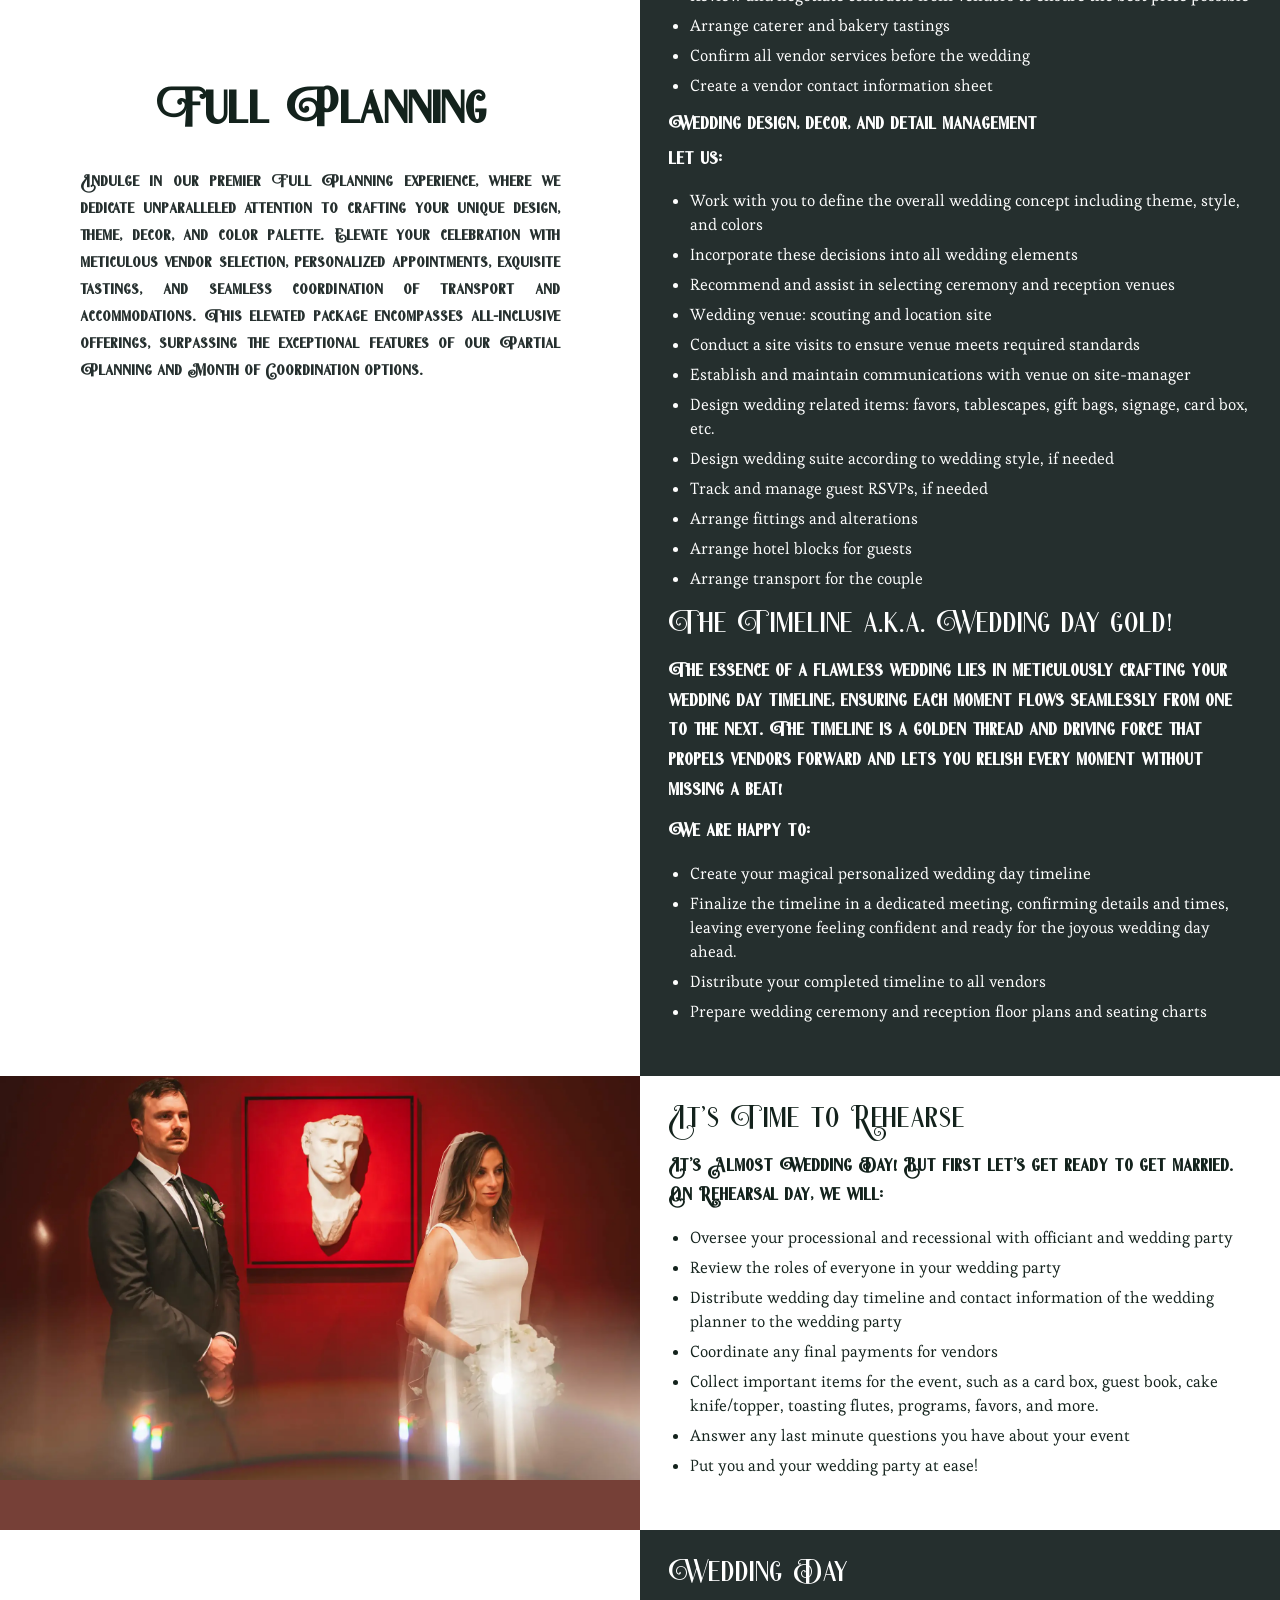
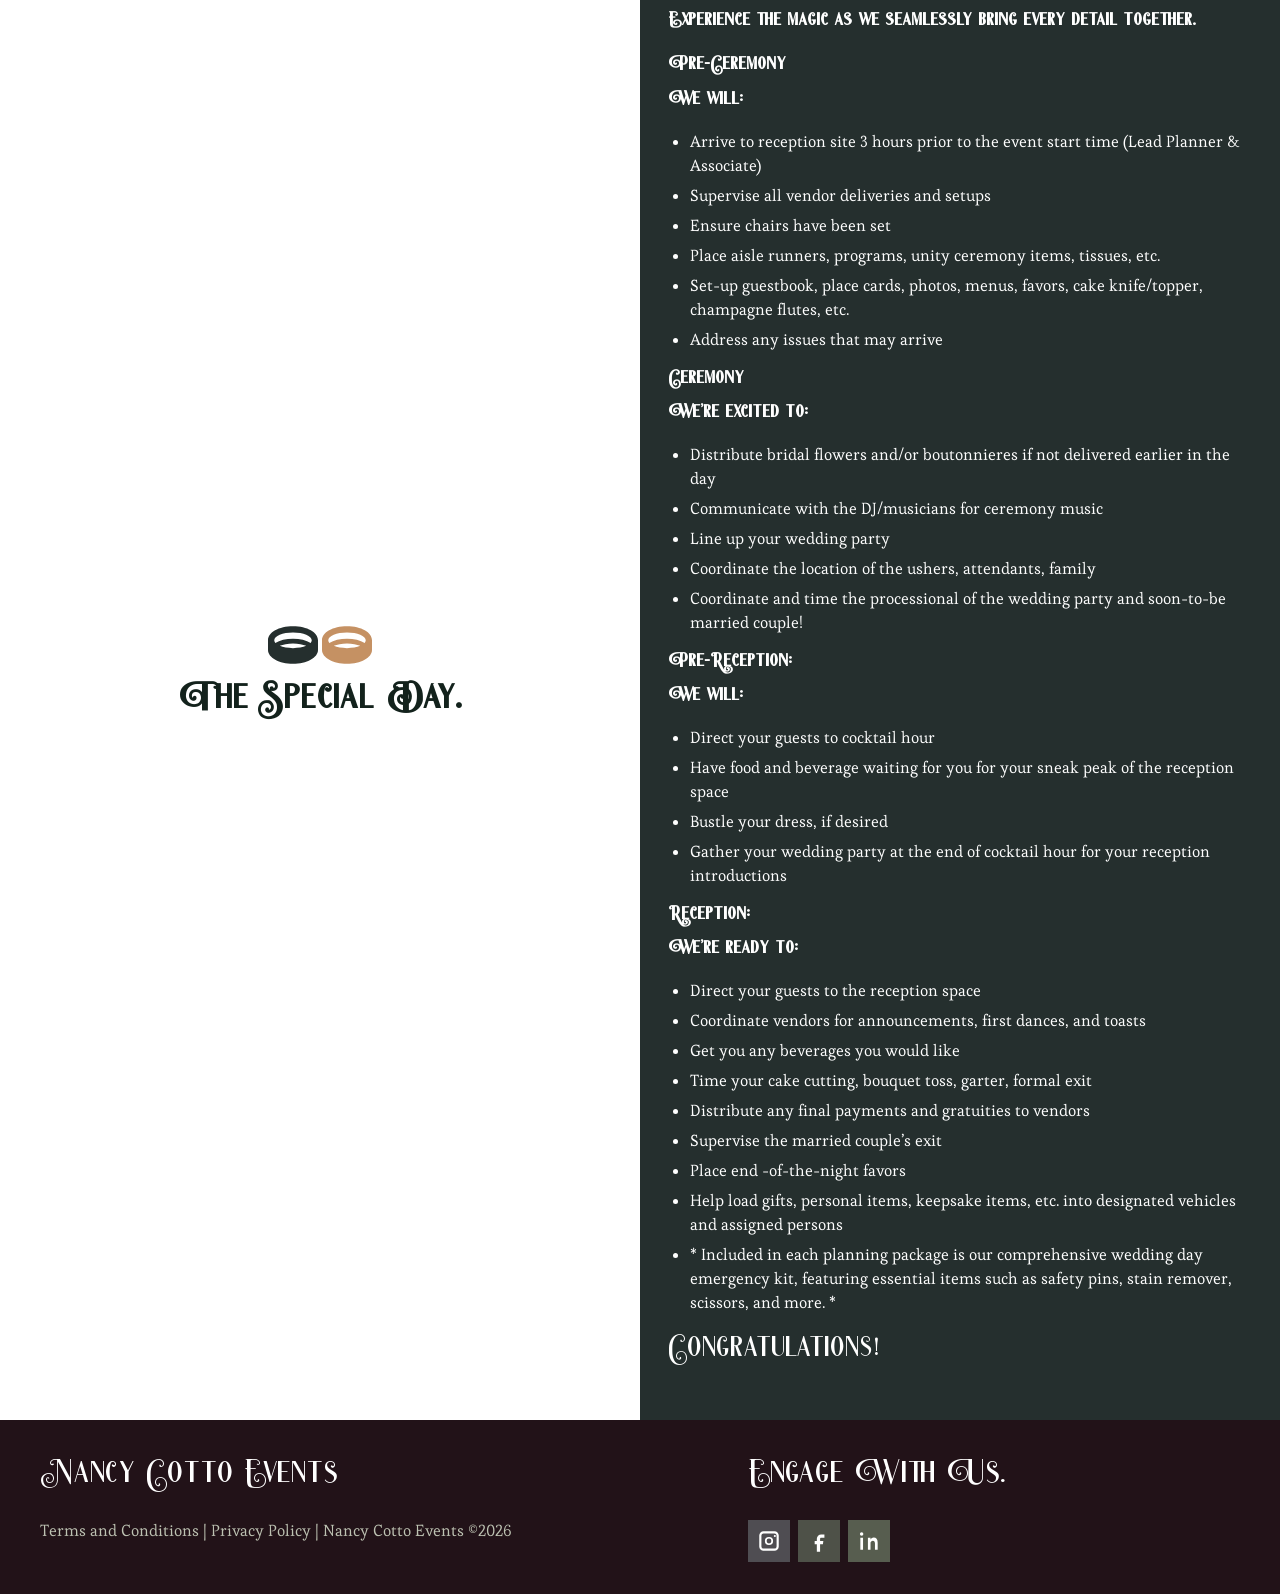
<file: full-planning/index.html>
<!DOCTYPE html>
<html lang="en">
<head>
  <meta charset="utf-8">
  <meta name="viewport" content="width=device-width, initial-scale=1.0">
  <title>Full Planning – Nancy Cotto Events</title>
  <meta name="description" content="Elevate your wedding with our Full Planning Package. Tailored planning sessions, budget guidance, vendor coordination, and stunning design for your event.">
  <link rel="canonical" href="https://nancycottoevents.com/full-planning/">
  <link rel="icon" href="/images/Untitled_Artwork-55.webp" type="image/webp">
  <link rel="apple-touch-icon" href="/images/Untitled_Artwork-55.webp">
  <link rel="stylesheet" href="/css/styles.css">
</head>
<body>
<header class="site-header">
  <div class="header-inner">
    <a class="logo" href="/">Nancy Cotto Events</a>
    <button class="nav-toggle" type="button" aria-expanded="false" aria-controls="site-nav"><span></span><span></span><span></span><span class="visually-hidden">Menu</span></button>
    <nav class="site-nav" id="site-nav" aria-label="Menu">
      <ul class="menu">
        <li class="has-sub">
          <a href="/#Services">Services <span class="caret" aria-hidden="true"></span></a>
          <button class="sub-toggle" type="button" aria-expanded="false" aria-label="Show Services menu"><span class="caret" aria-hidden="true"></span></button>
          <ul class="sub">
            <li><a href="/month-of-coordination/">Month of Coordination</a></li>
            <li><a href="/partial-planning/">Partial Planning</a></li>
            <li><a href="/full-planning/" aria-current="page">Full Planning</a></li>
            <li><a href="/virtual-planning/">Virtual Planning</a></li>
          </ul>
        </li>
        <li><a href="/gallery/">Gallery</a></li>
        <li><a href="/clarifications/">Clarifications</a></li>
        <li><a href="/#ContactUs">Contact Us</a></li>
      </ul>
    </nav>
  </div>
</header>

<main class="pkg pkg-full">
  <section class="pkg-hero" aria-label="Full Planning"></section>
  <section class="pkg-row">
    <div class="pkg-title">
      <h1>Full Planning</h1>
      <p class="pkg-intro">Indulge in our premier Full Planning experience, where we dedicate unparalleled attention to crafting your unique design, theme, decor, and color palette. Elevate your celebration with meticulous vendor selection, personalized appointments, exquisite tastings, and seamless coordination of transport and accommodations. This elevated package encompasses all-inclusive offerings, surpassing the exceptional features of our Partial Planning and Month of Coordination options.</p>
    </div>
    <div class="pkg-panel">
    <h2>Pre- wedding Day</h2>
    <p>We’ll start your wedding excitement with a planning session<br>You can expect us to:</p>
    <ul>
      <li>Arrange three planning sessions and one follow-up meeting, which includes a site visit and a timeline meeting scheduled 10 days before the wedding day</li>
      <li>Answer all questions and provide insight on all wedding day details</li>
    </ul>
    <h3>Need help with creating a budget?</h3>
    <p>we can assist you and:</p>
    <ul>
      <li>Discuss wedding budget management and contract negotiation</li>
      <li>Establish and manage the overall wedding budget</li>
      <li>Make cost-saving recommendations throughout the planning process</li>
    </ul>
    <h3>We have got your vendors covered.</h3>
    <p>We’re ready to:</p>
    <ul>
      <li>Recommend and assist with selecting all wedding vendors</li>
      <li>Schedule/accompany vendors on venue-site walk through, if necessary</li>
      <li>Communicate and meet regularly with vendors for status updates</li>
      <li>Review and negotiate contracts from vendors to ensure the best price possible</li>
      <li>Arrange caterer and bakery tastings</li>
      <li>Confirm all vendor services before the wedding</li>
      <li>Create a vendor contact information sheet</li>
    </ul>
    <h3>Wedding design, decor, and detail management</h3>
    <p>let us:</p>
    <ul>
      <li>Work with you to define the overall wedding concept including theme, style, and colors</li>
      <li>Incorporate these decisions into all wedding elements</li>
      <li>Recommend and assist in selecting ceremony and reception venues</li>
      <li>Wedding venue: scouting and location site</li>
      <li>Conduct a site visits to ensure venue meets required standards</li>
      <li>Establish and maintain communications with venue on site-manager</li>
      <li>Design wedding related items: favors, tablescapes, gift bags, signage, card box, etc.</li>
      <li>Design wedding suite according to wedding style, if needed</li>
      <li>Track and manage guest RSVPs, if needed</li>
      <li>Arrange fittings and alterations</li>
      <li>Arrange hotel blocks for guests</li>
      <li>Arrange transport for the couple</li>
    </ul>
    <h2>The Timeline a.k.a. Wedding day gold!</h2>
    <p>The essence of a flawless wedding lies in meticulously crafting your wedding day timeline, ensuring each moment flows seamlessly from one to the next. The timeline is a golden thread and driving force that propels vendors forward and lets you relish every moment without missing a beat!</p>
    <p>We are happy to:</p>
    <ul>
      <li>Create your magical personalized wedding day timeline</li>
      <li>Finalize the timeline in a dedicated meeting, confirming details and times, leaving everyone feeling confident and ready for the joyous wedding day ahead.</li>
      <li>Distribute your completed timeline to all vendors</li>
      <li>Prepare wedding ceremony and reception floor plans and seating charts</li>
    </ul>
    </div>
  </section>
  <section class="pkg-row pkg-photo-left">
    <div class="pkg-panel pkg-panel-light">
    <h2>It’s Time to Rehearse</h2>
    <p>It’s Almost Wedding Day! But first let’s get ready to get married.<br>On Rehearsal day, we will:</p>
    <ul>
      <li>Oversee your processional and recessional with officiant and wedding party</li>
      <li>Review the roles of everyone in your wedding party</li>
      <li>Distribute wedding day timeline and contact information of the wedding planner to the wedding party</li>
      <li>Coordinate any final payments for vendors</li>
      <li>Collect important items for the event, such as a card box, guest book, cake knife/topper, toasting flutes, programs, favors, and more.</li>
      <li>Answer any last minute questions you have about your event</li>
      <li>Put you and your wedding party at ease!</li>
    </ul>
    </div>
    <div class="pkg-photo" role="img" aria-label="Full planning wedding"></div>
  </section>
  <section class="pkg-row">
    <div class="pkg-title">
      <div class="pkg-rings" aria-hidden="true"><span></span><span></span></div>
      <h2>The Special Day.</h2>
    </div>
    <div class="pkg-panel">
    <h2>Wedding Day</h2>
    <p>Experience the magic as we seamlessly bring every detail together.</p>
    <h3>Pre-Ceremony</h3>
    <p>We will:</p>
    <ul>
      <li>Arrive to reception site 3 hours prior to the event start time (Lead Planner &amp; Associate)</li>
      <li>Supervise all vendor deliveries and setups</li>
      <li>Ensure chairs have been set</li>
      <li>Place aisle runners, programs, unity ceremony items, tissues, etc.</li>
      <li>Set-up guestbook, place cards, photos, menus, favors, cake knife/topper, champagne flutes, etc.</li>
      <li>Address any issues that may arrive</li>
    </ul>
    <h3>Ceremony</h3>
    <p>We’re excited to:</p>
    <ul>
      <li>Distribute bridal flowers and/or boutonnieres if not delivered earlier in the day</li>
      <li>Communicate with the DJ/musicians for ceremony music</li>
      <li>Line up your wedding party</li>
      <li>Coordinate the location of the ushers, attendants, family</li>
      <li>Coordinate and time the processional of the wedding party and soon-to-be married couple!</li>
    </ul>
    <h3>Pre-Reception:</h3>
    <p>We will:</p>
    <ul>
      <li>Direct your guests to cocktail hour</li>
      <li>Have food and beverage waiting for you for your sneak peak of the reception space</li>
      <li>Bustle your dress, if desired</li>
      <li>Gather your wedding party at the end of cocktail hour for your reception introductions</li>
    </ul>
    <h3>Reception:</h3>
    <p>We’re ready to:</p>
    <ul>
      <li>Direct your guests to the reception space</li>
      <li>Coordinate vendors for announcements, first dances, and toasts</li>
      <li>Get you any beverages you would like</li>
      <li>Time your cake cutting, bouquet toss, garter, formal exit</li>
      <li>Distribute any final payments and gratuities to vendors</li>
      <li>Supervise the married couple’s exit</li>
      <li>Place end -of-the-night favors</li>
      <li>Help load gifts, personal items, keepsake items, etc. into designated vehicles and assigned persons</li>
      <li>* Included in each planning package is our comprehensive wedding day emergency kit, featuring essential items such as safety pins, stain remover, scissors, and more. *</li>
    </ul>
    <h2>Congratulations!</h2>
    </div>
  </section>
</main>

<footer class="site-footer">
  <div class="footer-inner">
    <div>
      <p class="footer-brand">Nancy Cotto Events</p>
      <p class="footer-legal"><a href="/terms-and-conditions/">Terms and Conditions</a> | <a href="/privacy-policy/">Privacy Policy</a> | Nancy Cotto Events ©<span data-year>2026</span></p>
    </div>
    <div>
      <h2>Engage With Us.</h2>
      
        <div class="social">
          <a class="ig" href="https://www.instagram.com/nancycottoevents/?hl=en" target="_blank" rel="noopener noreferrer" aria-label="Instagram"><svg viewBox="0 0 24 24" aria-hidden="true"><path d="M7 3h10a4 4 0 0 1 4 4v10a4 4 0 0 1-4 4H7a4 4 0 0 1-4-4V7a4 4 0 0 1 4-4zm10 2H7a2 2 0 0 0-2 2v10a2 2 0 0 0 2 2h10a2 2 0 0 0 2-2V7a2 2 0 0 0-2-2zm-5 3.2A3.8 3.8 0 1 1 8.2 12 3.8 3.8 0 0 1 12 8.2zm0 1.6A2.2 2.2 0 1 0 14.2 12 2.2 2.2 0 0 0 12 9.8zM17.4 6.4a1 1 0 1 1-1 1 1 1 0 0 1 1-1z"/></svg></a>
          <a class="fb" href="https://www.facebook.com/NancyCottoEvents" target="_blank" rel="noopener noreferrer" aria-label="Facebook"><svg viewBox="0 0 24 24" aria-hidden="true"><path d="M14 9h3V6h-3c-2.2 0-4 1.8-4 4v2H8v3h2v7h3v-7h2.6l.4-3H13v-2c0-.6.4-1 1-1z"/></svg></a>
          <a class="li" href="https://www.linkedin.com/in/nancy-cotto-56780728/" target="_blank" rel="noopener noreferrer" aria-label="Linkedin"><svg viewBox="0 0 24 24" aria-hidden="true"><path d="M6.5 9H4V20h2.5zM5.2 4A1.6 1.6 0 1 0 5.2 7.2 1.6 1.6 0 0 0 5.2 4zM20 20h-2.5v-5.6c0-1.6-.6-2.6-2-2.6a2.1 2.1 0 0 0-2 1.4 2.6 2.6 0 0 0-.1 1v5.8H11V9h2.4v1.5a3.4 3.4 0 0 1 3-1.7c2.2 0 3.6 1.4 3.6 4.5z"/></svg></a>
        </div>
    </div>
  </div>
</footer>
<div class="lightbox" role="dialog" aria-modal="true" aria-label="Photo">
  <button class="lightbox-close" type="button" aria-label="Close">×</button>
  <img alt="">
</div>
  <script src="/js/site.js"></script>
</body>
</html>
</file>
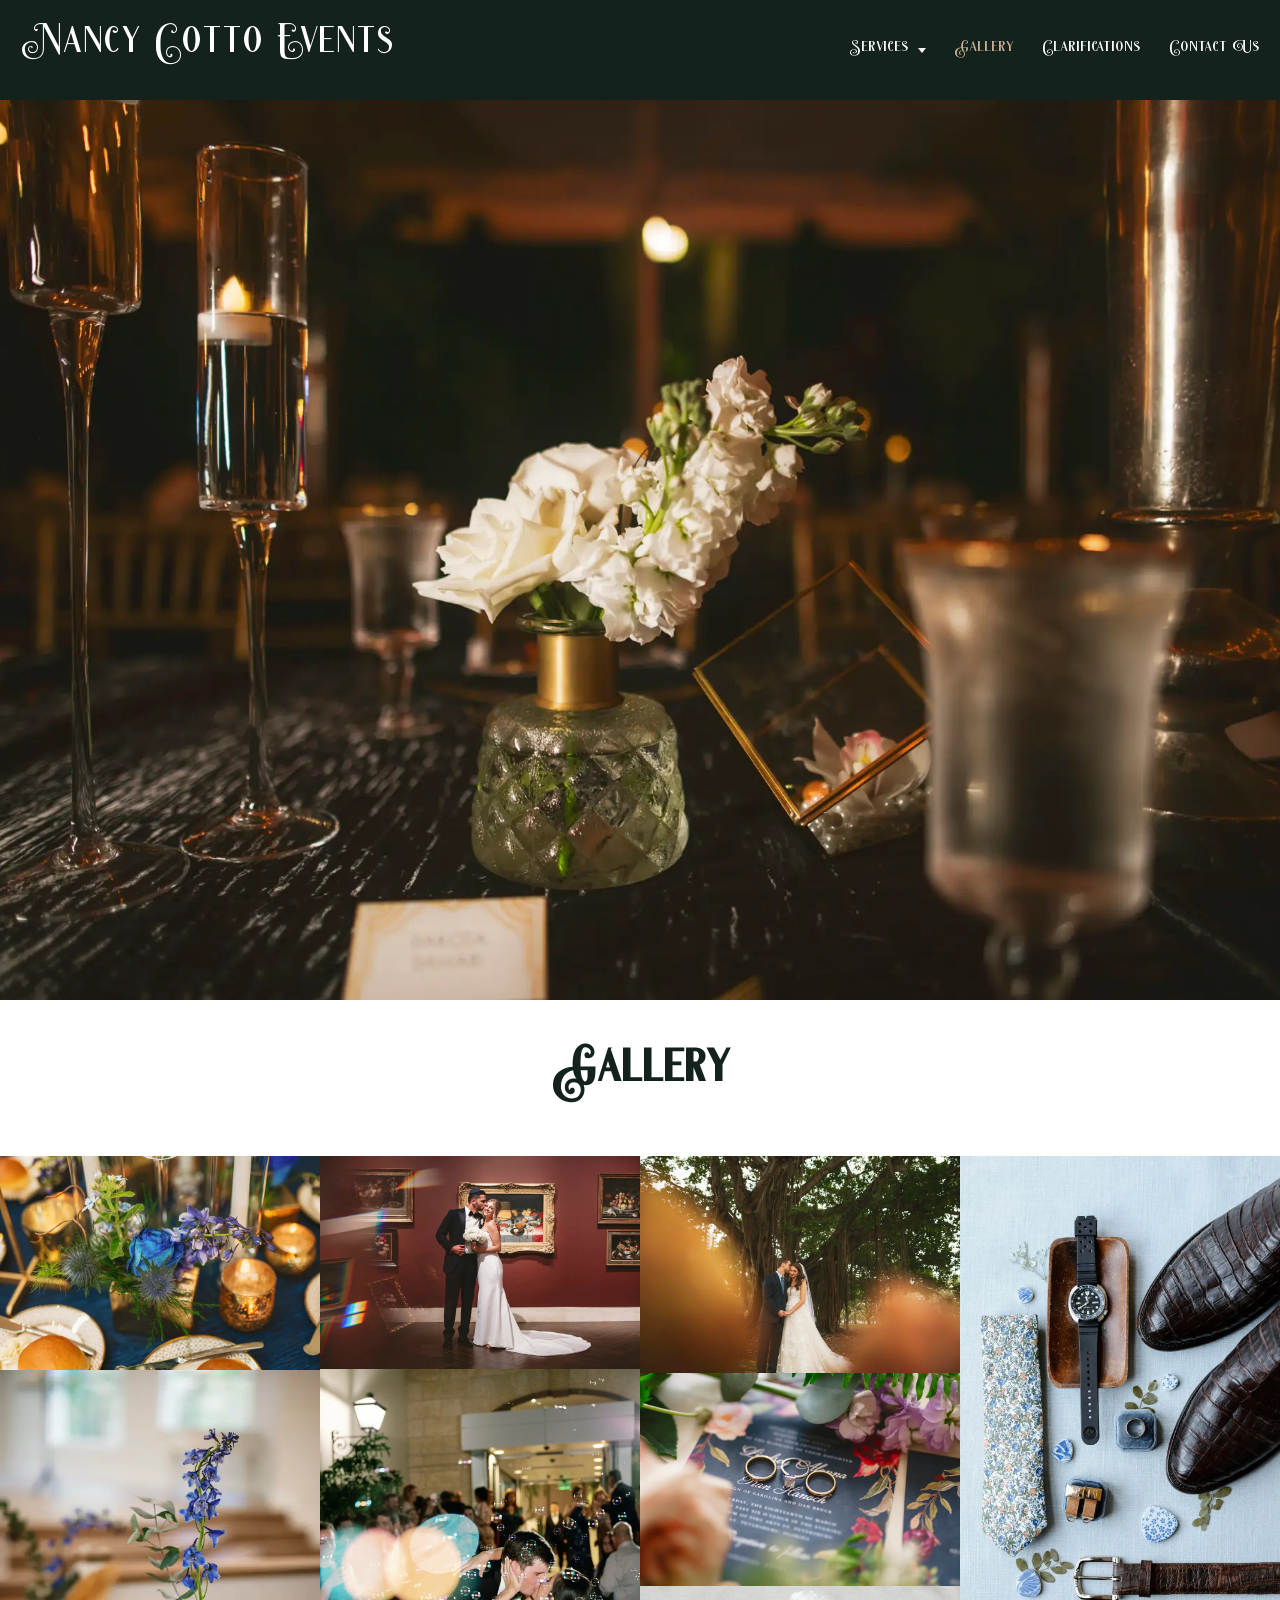
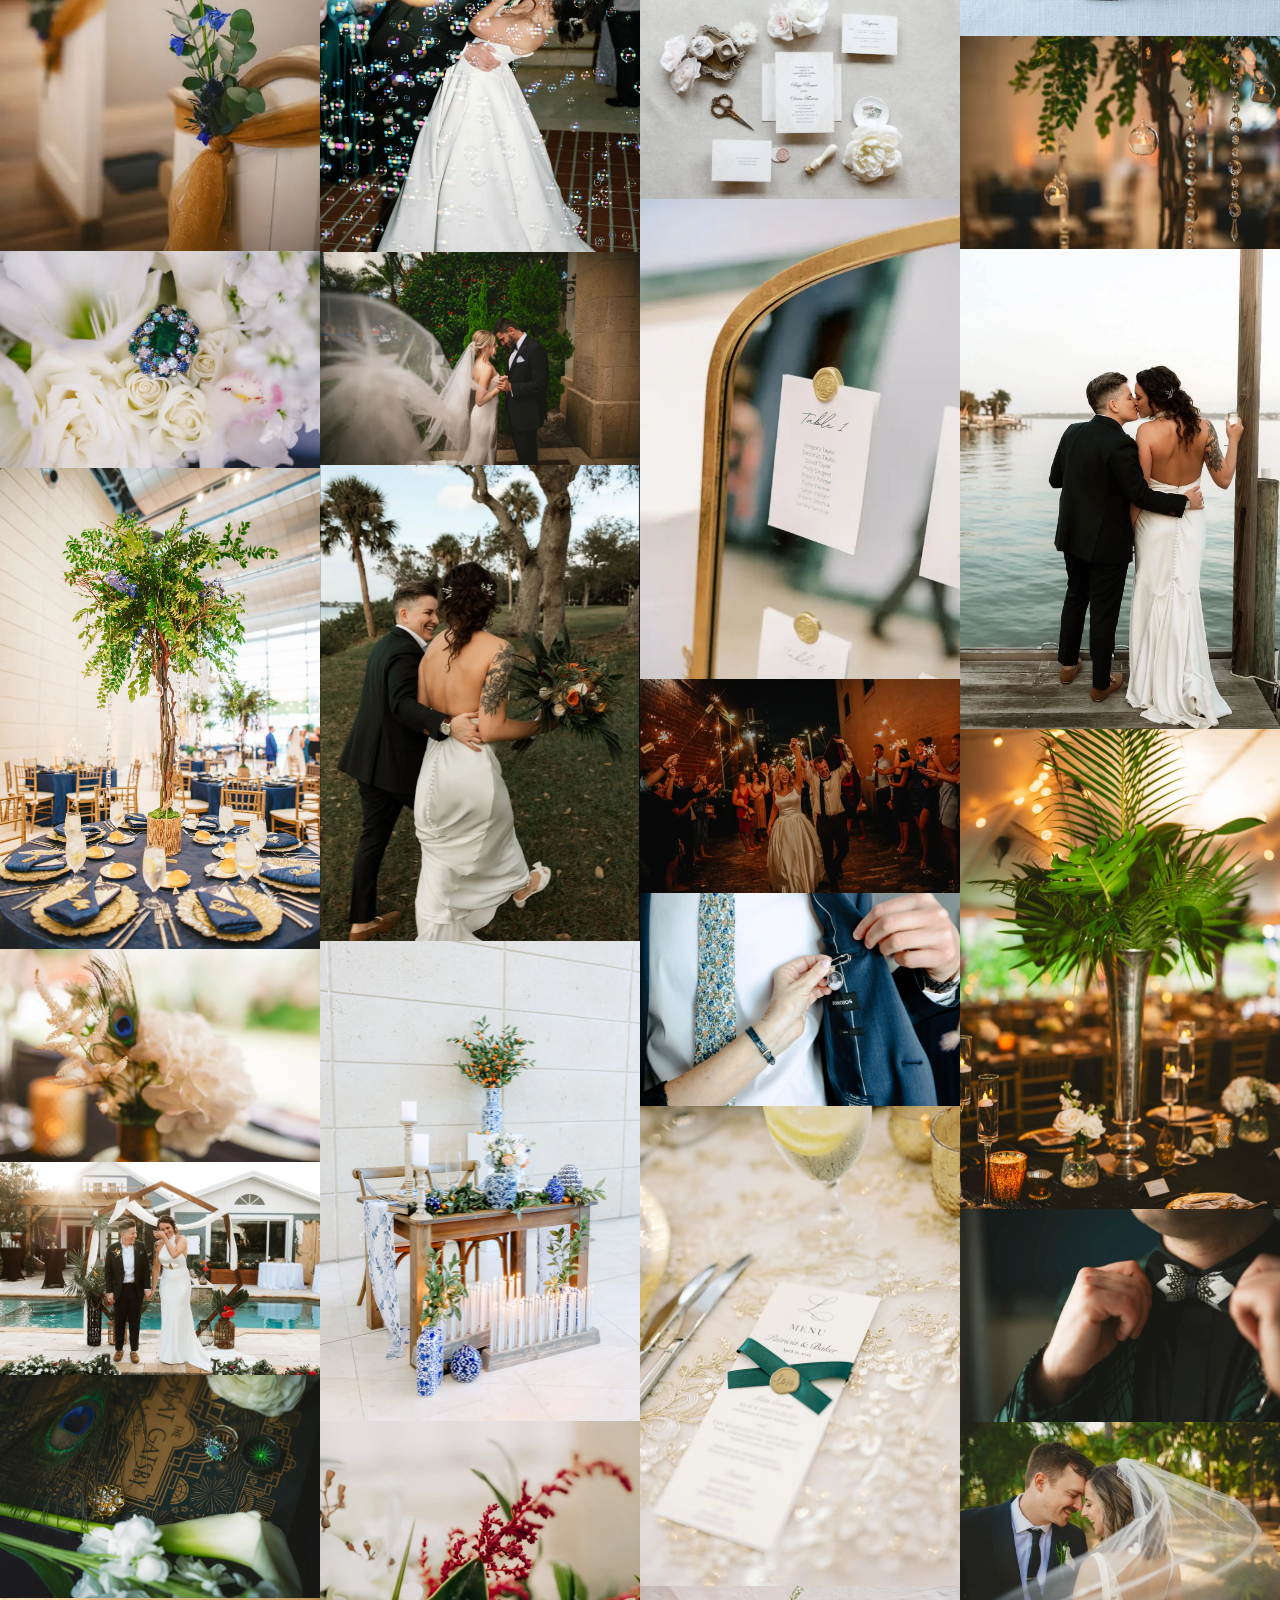
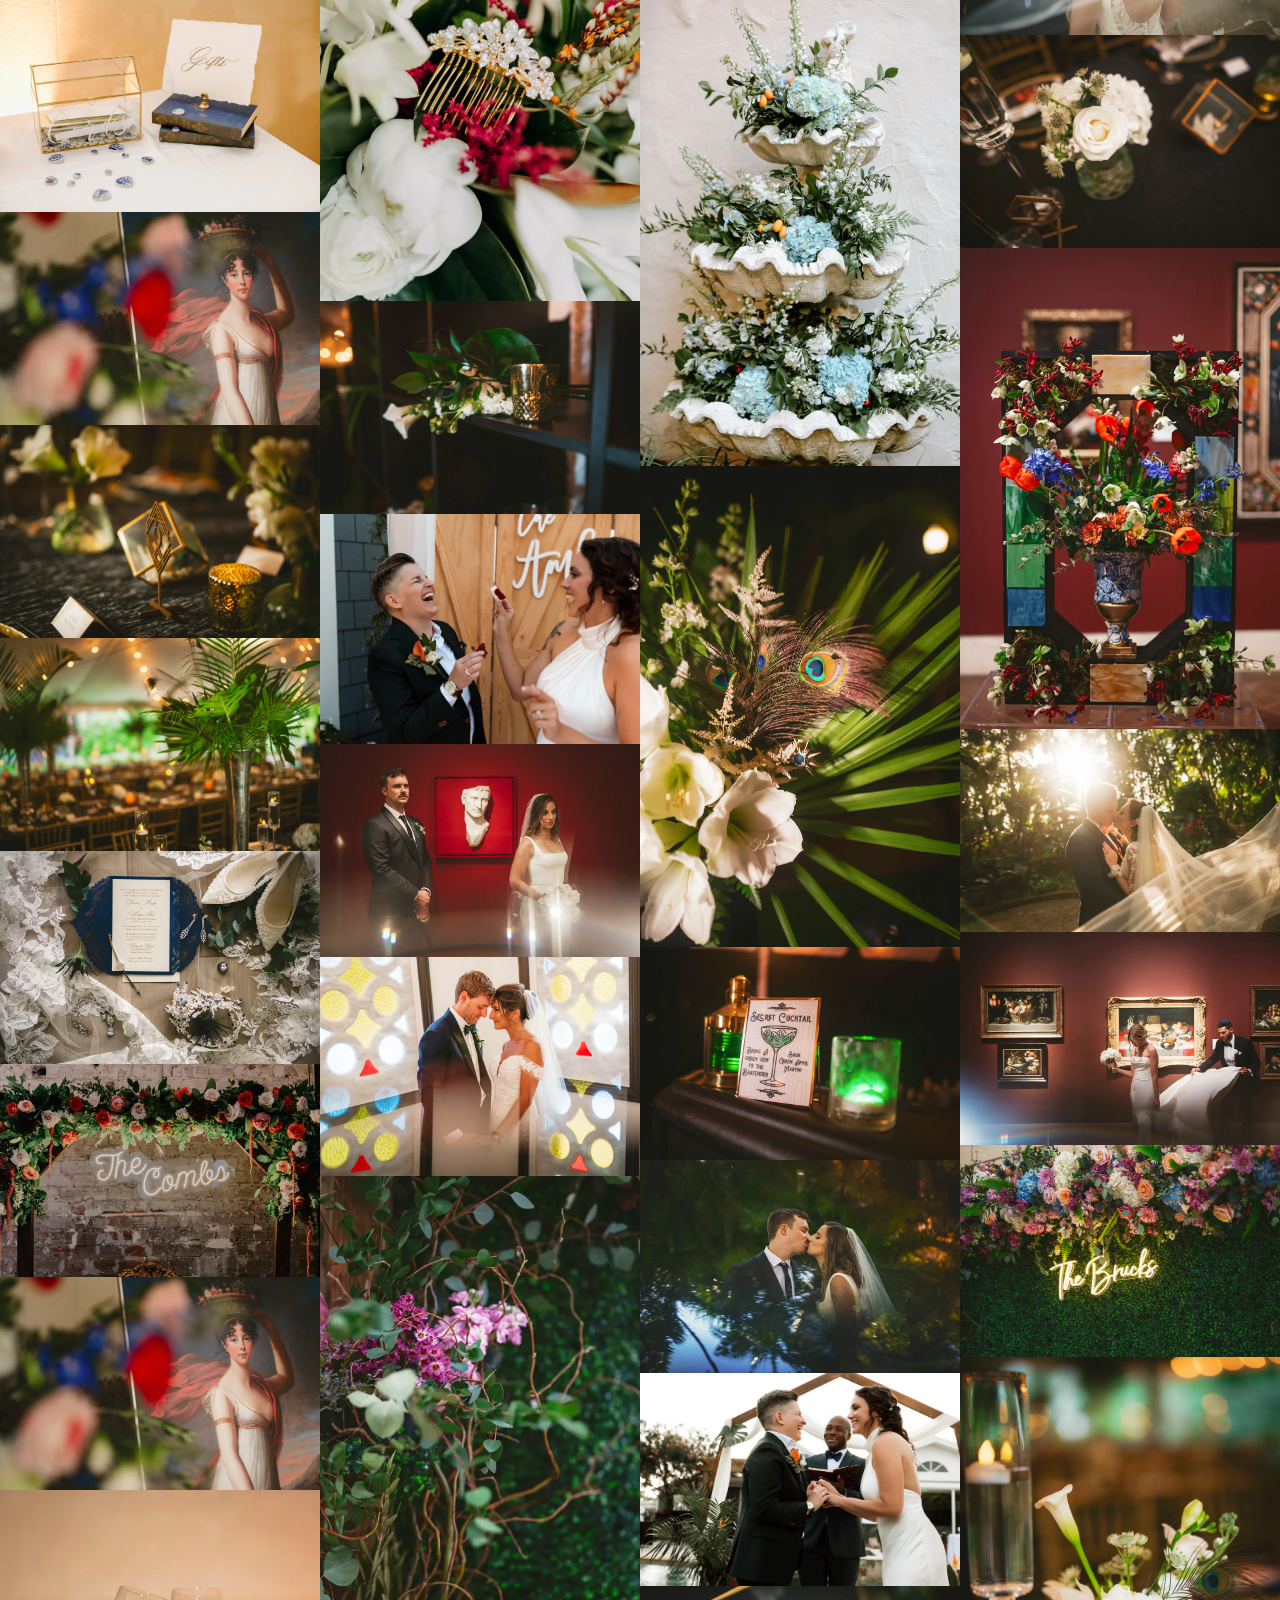
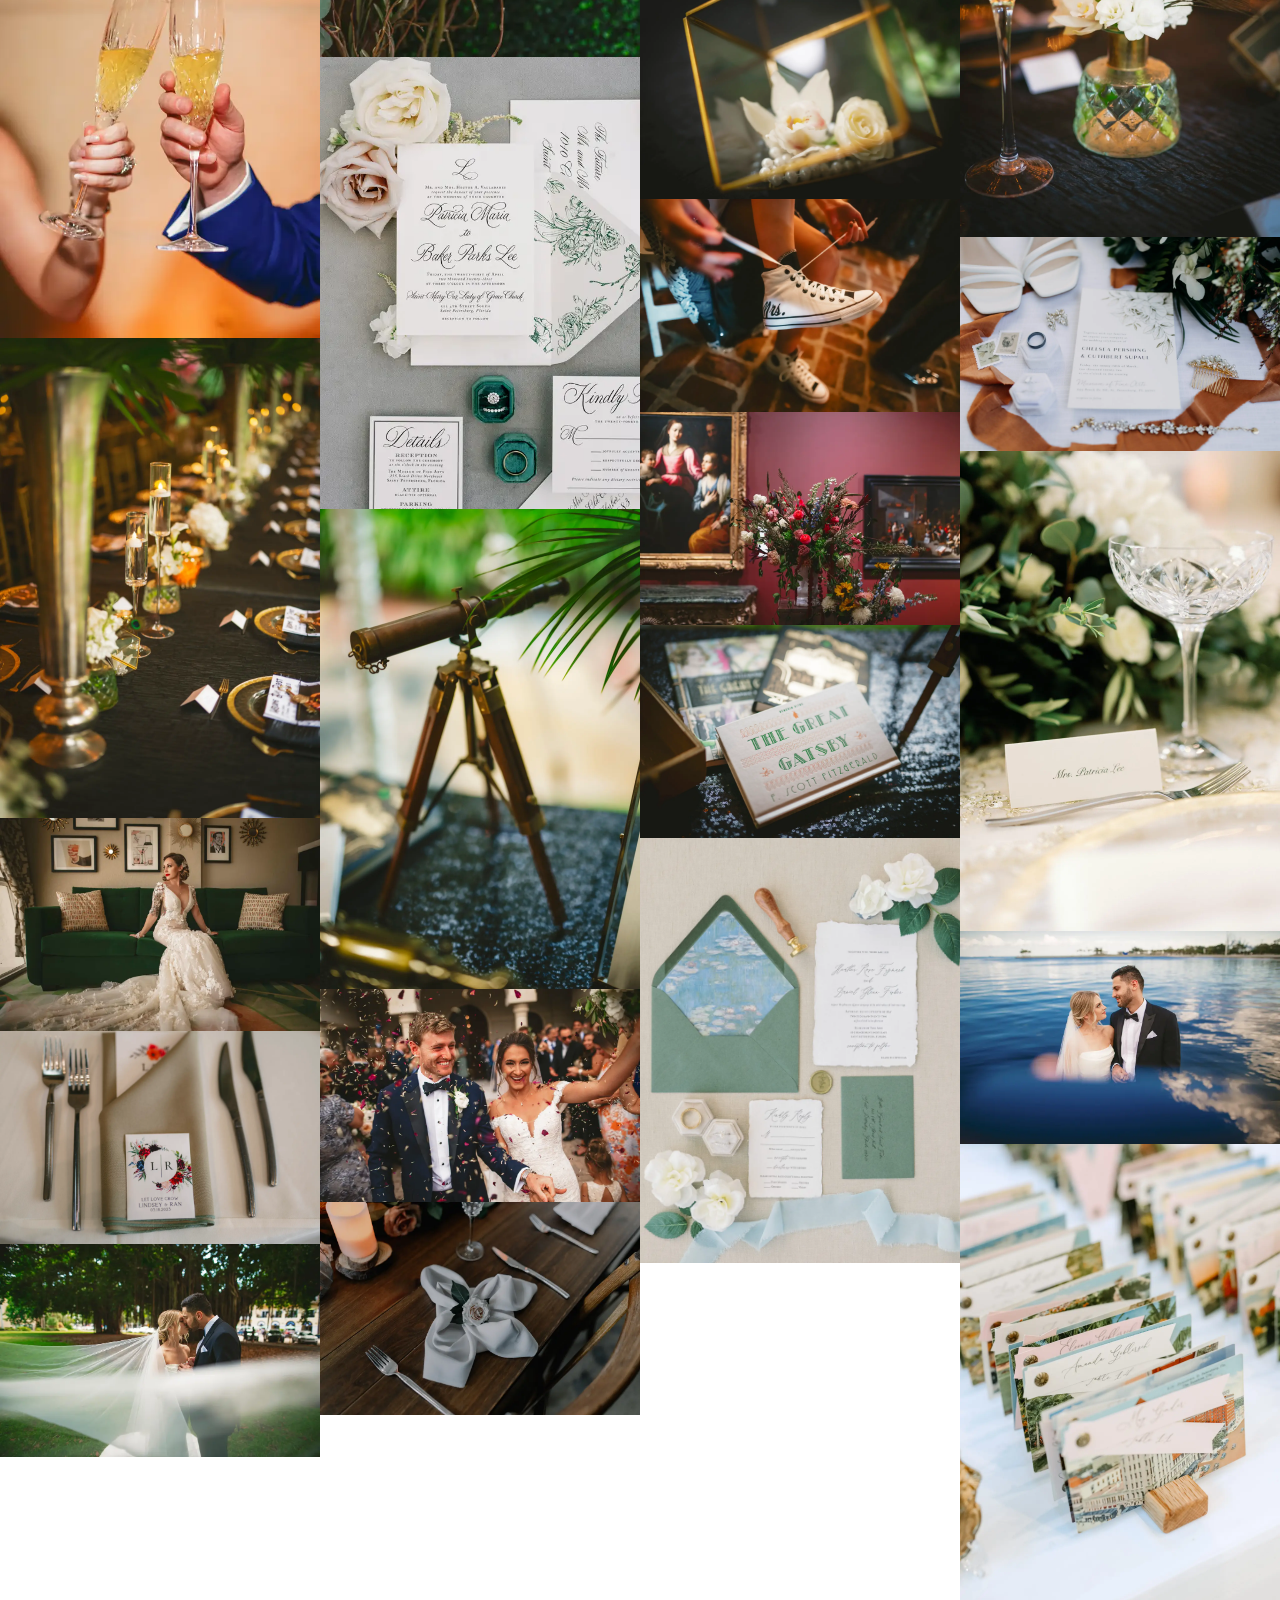
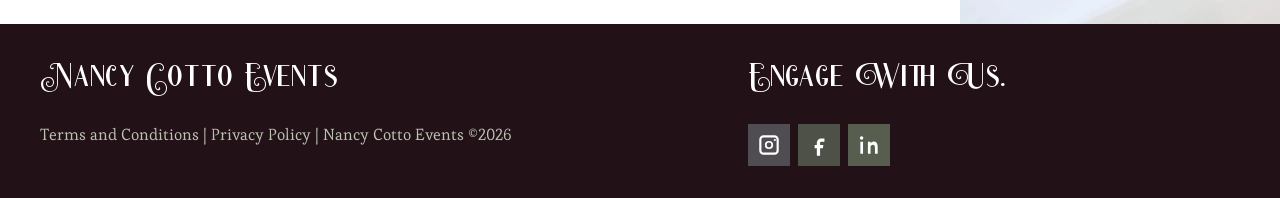
<file: gallery/index.html>
<!DOCTYPE html>
<html lang="en">
<head>
  <meta charset="utf-8">
  <meta name="viewport" content="width=device-width, initial-scale=1.0">
  <title>Gallery – Nancy Cotto Events</title>
  <meta name="description" content="Immerse yourself in the world of weddings through our portfolio gallery. Explore curated moments that showcase our dedication to every celebrations.">
  <link rel="canonical" href="https://nancycottoevents.com/gallery/">
  <link rel="icon" href="/images/Untitled_Artwork-55.webp" type="image/webp">
  <link rel="apple-touch-icon" href="/images/Untitled_Artwork-55.webp">
  <link rel="stylesheet" href="/css/styles.css">
</head>
<body>
<header class="site-header">
  <div class="header-inner">
    <a class="logo" href="/">Nancy Cotto Events</a>
    <button class="nav-toggle" type="button" aria-expanded="false" aria-controls="site-nav"><span></span><span></span><span></span><span class="visually-hidden">Menu</span></button>
    <nav class="site-nav" id="site-nav" aria-label="Menu">
      <ul class="menu">
        <li class="has-sub">
          <a href="/#Services">Services <span class="caret" aria-hidden="true"></span></a>
          <button class="sub-toggle" type="button" aria-expanded="false" aria-label="Show Services menu"><span class="caret" aria-hidden="true"></span></button>
          <ul class="sub">
            <li><a href="/month-of-coordination/">Month of Coordination</a></li>
            <li><a href="/partial-planning/">Partial Planning</a></li>
            <li><a href="/full-planning/">Full Planning</a></li>
            <li><a href="/virtual-planning/">Virtual Planning</a></li>
          </ul>
        </li>
        <li><a href="/gallery/" aria-current="page">Gallery</a></li>
        <li><a href="/clarifications/">Clarifications</a></li>
        <li><a href="/#ContactUs">Contact Us</a></li>
      </ul>
    </nav>
  </div>
</header>

<main>
  <section class="page-hero hero-gallery" aria-label="Gallery banner"></section>
  <h1 class="gallery-title">Gallery</h1>
  <div class="photo-grid gallery-mosaic">
<button type="button" data-full="/images/NCEHomeGallery18.webp" data-alt="Wedding gallery photo"><img src="/images/NCEHomeGallery18.webp" alt="Wedding gallery photo"></button>
<button type="button" data-full="/images/NCEHomeGallery6.webp" data-alt="Wedding gallery photo"><img src="/images/NCEHomeGallery6.webp" alt="Wedding gallery photo"></button>
<button type="button" data-full="/images/NCEServicesGallery2-scaled.webp" data-alt="Wedding gallery photo"><img src="/images/NCEServicesGallery2-scaled.webp" alt="Wedding gallery photo"></button>
<button type="button" data-full="/images/NCEHomeGallery19-scaled.webp" data-alt="Wedding gallery photo"><img src="/images/NCEHomeGallery19-scaled.webp" alt="Wedding gallery photo"></button>
<button type="button" data-full="/images/NCEServicesGallery7-scaled.webp" data-alt="Wedding gallery photo"><img src="/images/NCEServicesGallery7-scaled.webp" alt="Wedding gallery photo"></button>
<button type="button" data-full="/images/NCEHomeGallery38.webp" data-alt="Wedding gallery photo"><img src="/images/NCEHomeGallery38.webp" alt="Wedding gallery photo"></button>
<button type="button" data-full="/images/NCEServicesGallery1-scaled.webp" data-alt="Wedding gallery photo"><img src="/images/NCEServicesGallery1-scaled.webp" alt="Wedding gallery photo"></button>
<button type="button" data-full="/images/NCEHomeGallery45-scaled.webp" data-alt="Wedding gallery photo"><img src="/images/NCEHomeGallery45-scaled.webp" alt="Wedding gallery photo"></button>
<button type="button" data-full="/images/NCEHomeGallery12.webp" data-alt="Wedding gallery photo"><img src="/images/NCEHomeGallery12.webp" alt="Wedding gallery photo"></button>
<button type="button" data-full="/images/NCEServicesGallery13-scaled.webp" data-alt="Wedding gallery photo"><img src="/images/NCEServicesGallery13-scaled.webp" alt="Wedding gallery photo"></button>
<button type="button" data-full="/images/NCEServicesGallery14-scaled.webp" data-alt="Wedding gallery photo"><img src="/images/NCEServicesGallery14-scaled.webp" alt="Wedding gallery photo"></button>
<button type="button" data-full="/images/NCEHomeGallery7.webp" data-alt="Wedding gallery photo"><img src="/images/NCEHomeGallery7.webp" alt="Wedding gallery photo"></button>
<button type="button" data-full="/images/NCEHomeGallery32.webp" data-alt="Wedding gallery photo"><img src="/images/NCEHomeGallery32.webp" alt="Wedding gallery photo"></button>
<button type="button" data-full="/images/244-scaled.webp" data-alt="Wedding gallery photo"><img src="/images/244-scaled.webp" alt="Wedding gallery photo"></button>
<button type="button" data-full="/images/NCEHomeGallery21.webp" data-alt="Wedding gallery photo"><img src="/images/NCEHomeGallery21.webp" alt="Wedding gallery photo"></button>
<button type="button" data-full="/images/NCEServicesGallery9-scaled.webp" data-alt="Wedding gallery photo"><img src="/images/NCEServicesGallery9-scaled.webp" alt="Wedding gallery photo"></button>
<button type="button" data-full="/images/NCEHomeGallery1.webp" data-alt="Wedding gallery photo"><img src="/images/NCEHomeGallery1.webp" alt="Wedding gallery photo"></button>
<button type="button" data-full="/images/NCEHomeGallery9-scaled.webp" data-alt="Wedding gallery photo"><img src="/images/NCEHomeGallery9-scaled.webp" alt="Wedding gallery photo"></button>
<button type="button" data-full="/images/NCEHomeGallery16.webp" data-alt="Wedding gallery photo"><img src="/images/NCEHomeGallery16.webp" alt="Wedding gallery photo"></button>
<button type="button" data-full="/images/NCEHomeGallery23.webp" data-alt="Wedding gallery photo"><img src="/images/NCEHomeGallery23.webp" alt="Wedding gallery photo"></button>
<button type="button" data-full="/images/NCEHomeGallery30-scaled.webp" data-alt="Wedding gallery photo"><img src="/images/NCEHomeGallery30-scaled.webp" alt="Wedding gallery photo"></button>
<button type="button" data-full="/images/531-copy-scaled.webp" data-alt="Wedding gallery photo"><img src="/images/531-copy-scaled.webp" alt="Wedding gallery photo"></button>
<button type="button" data-full="/images/Ambrose6.webp" data-alt="Wedding gallery photo"><img src="/images/Ambrose6.webp" alt="Wedding gallery photo"></button>
<button type="button" data-full="/images/NCEHomeGallery43-scaled.webp" data-alt="Wedding gallery photo"><img src="/images/NCEHomeGallery43-scaled.webp" alt="Wedding gallery photo"></button>
<button type="button" data-full="/images/NCEHomeGallery47-scaled.webp" data-alt="Wedding gallery photo"><img src="/images/NCEHomeGallery47-scaled.webp" alt="Wedding gallery photo"></button>
<button type="button" data-full="/images/NCEServicesGallery17-scaled.webp" data-alt="Wedding gallery photo"><img src="/images/NCEServicesGallery17-scaled.webp" alt="Wedding gallery photo"></button>
<button type="button" data-full="/images/NCEHomeGallery35.webp" data-alt="Wedding gallery photo"><img src="/images/NCEHomeGallery35.webp" alt="Wedding gallery photo"></button>
<button type="button" data-full="/images/NCEHomeGallery15.webp" data-alt="Wedding gallery photo"><img src="/images/NCEHomeGallery15.webp" alt="Wedding gallery photo"></button>
<button type="button" data-full="/images/NCEHomeGallery24.webp" data-alt="Wedding gallery photo"><img src="/images/NCEHomeGallery24.webp" alt="Wedding gallery photo"></button>
<button type="button" data-full="/images/NCEHomeGallery8.webp" data-alt="Wedding gallery photo"><img src="/images/NCEHomeGallery8.webp" alt="Wedding gallery photo"></button>
<button type="button" data-full="/images/NCEHomeGallery27.webp" data-alt="Wedding gallery photo"><img src="/images/NCEHomeGallery27.webp" alt="Wedding gallery photo"></button>
<button type="button" data-full="/images/NCEServicesGallery11-scaled.webp" data-alt="Wedding gallery photo"><img src="/images/NCEServicesGallery11-scaled.webp" alt="Wedding gallery photo"></button>
<button type="button" data-full="/images/NCEHomeGallery25.webp" data-alt="Wedding gallery photo"><img src="/images/NCEHomeGallery25.webp" alt="Wedding gallery photo"></button>
<button type="button" data-full="/images/NCEHomeGallery34.webp" data-alt="Wedding gallery photo"><img src="/images/NCEHomeGallery34.webp" alt="Wedding gallery photo"></button>
<button type="button" data-full="/images/NCEHomeGallery2.webp" data-alt="Wedding gallery photo"><img src="/images/NCEHomeGallery2.webp" alt="Wedding gallery photo"></button>
<button type="button" data-full="/images/NCEHomeGallery4.webp" data-alt="Wedding gallery photo"><img src="/images/NCEHomeGallery4.webp" alt="Wedding gallery photo"></button>
<button type="button" data-full="/images/NCEHomeGallery39-scaled.webp" data-alt="Wedding gallery photo"><img src="/images/NCEHomeGallery39-scaled.webp" alt="Wedding gallery photo"></button>
<button type="button" data-full="/images/NCEHomeGallery26.webp" data-alt="Wedding gallery photo"><img src="/images/NCEHomeGallery26.webp" alt="Wedding gallery photo"></button>
<button type="button" data-full="/images/NCEHomeGallery33.webp" data-alt="Wedding gallery photo"><img src="/images/NCEHomeGallery33.webp" alt="Wedding gallery photo"></button>
<button type="button" data-full="/images/NCEHomeGallery41-scaled.webp" data-alt="Wedding gallery photo"><img src="/images/NCEHomeGallery41-scaled.webp" alt="Wedding gallery photo"></button>
<button type="button" data-full="/images/NCEHomeGallery28-scaled.webp" data-alt="Wedding gallery photo"><img src="/images/NCEHomeGallery28-scaled.webp" alt="Wedding gallery photo"></button>
<button type="button" data-full="/images/NCEHomeGallery42-scaled.webp" data-alt="Wedding gallery photo"><img src="/images/NCEHomeGallery42-scaled.webp" alt="Wedding gallery photo"></button>
<button type="button" data-full="/images/751-scaled.webp" data-alt="Wedding gallery photo"><img src="/images/751-scaled.webp" alt="Wedding gallery photo"></button>
<button type="button" data-full="/images/NCEServicesGallery18-scaled.webp" data-alt="Wedding gallery photo"><img src="/images/NCEServicesGallery18-scaled.webp" alt="Wedding gallery photo"></button>
<button type="button" data-full="/images/NCEHomeGallery5.webp" data-alt="Wedding gallery photo"><img src="/images/NCEHomeGallery5.webp" alt="Wedding gallery photo"></button>
<button type="button" data-full="/images/NCEHomeGallery37.webp" data-alt="Wedding gallery photo"><img src="/images/NCEHomeGallery37.webp" alt="Wedding gallery photo"></button>
<button type="button" data-full="/images/NCEServicesGallery6-scaled.webp" data-alt="Wedding gallery photo"><img src="/images/NCEServicesGallery6-scaled.webp" alt="Wedding gallery photo"></button>
<button type="button" data-full="/images/NCEServicesGallery19-scaled.webp" data-alt="Wedding gallery photo"><img src="/images/NCEServicesGallery19-scaled.webp" alt="Wedding gallery photo"></button>
<button type="button" data-full="/images/NCEHomeGallery10.webp" data-alt="Wedding gallery photo"><img src="/images/NCEHomeGallery10.webp" alt="Wedding gallery photo"></button>
<button type="button" data-full="/images/NCEServicesGallery10-scaled.webp" data-alt="Wedding gallery photo"><img src="/images/NCEServicesGallery10-scaled.webp" alt="Wedding gallery photo"></button>
<button type="button" data-full="/images/NCEHomeGallery31-scaled.webp" data-alt="Wedding gallery photo"><img src="/images/NCEHomeGallery31-scaled.webp" alt="Wedding gallery photo"></button>
<button type="button" data-full="/images/NCEHomeGallery40-scaled.webp" data-alt="Wedding gallery photo"><img src="/images/NCEHomeGallery40-scaled.webp" alt="Wedding gallery photo"></button>
<button type="button" data-full="/images/NCEHomeGallery20.webp" data-alt="Wedding gallery photo"><img src="/images/NCEHomeGallery20.webp" alt="Wedding gallery photo"></button>
<button type="button" data-full="/images/NCEHomeGallery36.webp" data-alt="Wedding gallery photo"><img src="/images/NCEHomeGallery36.webp" alt="Wedding gallery photo"></button>
<button type="button" data-full="/images/NCEServicesGallery15-scaled.webp" data-alt="Wedding gallery photo"><img src="/images/NCEServicesGallery15-scaled.webp" alt="Wedding gallery photo"></button>
<button type="button" data-full="/images/NCEServicesGallery3-scaled.webp" data-alt="Wedding gallery photo"><img src="/images/NCEServicesGallery3-scaled.webp" alt="Wedding gallery photo"></button>
<button type="button" data-full="/images/NCEHomeGallery13.webp" data-alt="Wedding gallery photo"><img src="/images/NCEHomeGallery13.webp" alt="Wedding gallery photo"></button>
<button type="button" data-full="/images/NCEServicesGallery16-scaled.webp" data-alt="Wedding gallery photo"><img src="/images/NCEServicesGallery16-scaled.webp" alt="Wedding gallery photo"></button>
<button type="button" data-full="/images/NCEHomeGallery11.webp" data-alt="Wedding gallery photo"><img src="/images/NCEHomeGallery11.webp" alt="Wedding gallery photo"></button>
<button type="button" data-full="/images/NCEHomeGallery3.webp" data-alt="Wedding gallery photo"><img src="/images/NCEHomeGallery3.webp" alt="Wedding gallery photo"></button>
<button type="button" data-full="/images/NCEHomeGallery22.webp" data-alt="Wedding gallery photo"><img src="/images/NCEHomeGallery22.webp" alt="Wedding gallery photo"></button>
<button type="button" data-full="/images/NCEHomeGallery14-scaled.webp" data-alt="Wedding gallery photo"><img src="/images/NCEHomeGallery14-scaled.webp" alt="Wedding gallery photo"></button>
<button type="button" data-full="/images/NCEServicesGallery12-scaled.webp" data-alt="Wedding gallery photo"><img src="/images/NCEServicesGallery12-scaled.webp" alt="Wedding gallery photo"></button>
<button type="button" data-full="/images/NCEHomeGallery46-scaled.webp" data-alt="Wedding gallery photo"><img src="/images/NCEHomeGallery46-scaled.webp" alt="Wedding gallery photo"></button>
<button type="button" data-full="/images/NCEHomeGallery29-scaled.webp" data-alt="Wedding gallery photo"><img src="/images/NCEHomeGallery29-scaled.webp" alt="Wedding gallery photo"></button>
<button type="button" data-full="/images/NCEHomeGallery17.webp" data-alt="Wedding gallery photo"><img src="/images/NCEHomeGallery17.webp" alt="Wedding gallery photo"></button>
<button type="button" data-full="/images/NCEHomeGallery44-scaled.webp" data-alt="Wedding gallery photo"><img src="/images/NCEHomeGallery44-scaled.webp" alt="Wedding gallery photo"></button>
</div>
</main>

<footer class="site-footer">
  <div class="footer-inner">
    <div>
      <p class="footer-brand">Nancy Cotto Events</p>
      <p class="footer-legal"><a href="/terms-and-conditions/">Terms and Conditions</a> | <a href="/privacy-policy/">Privacy Policy</a> | Nancy Cotto Events ©<span data-year>2026</span></p>
    </div>
    <div>
      <h2>Engage With Us.</h2>
      
        <div class="social">
          <a class="ig" href="https://www.instagram.com/nancycottoevents/?hl=en" target="_blank" rel="noopener noreferrer" aria-label="Instagram"><svg viewBox="0 0 24 24" aria-hidden="true"><path d="M7 3h10a4 4 0 0 1 4 4v10a4 4 0 0 1-4 4H7a4 4 0 0 1-4-4V7a4 4 0 0 1 4-4zm10 2H7a2 2 0 0 0-2 2v10a2 2 0 0 0 2 2h10a2 2 0 0 0 2-2V7a2 2 0 0 0-2-2zm-5 3.2A3.8 3.8 0 1 1 8.2 12 3.8 3.8 0 0 1 12 8.2zm0 1.6A2.2 2.2 0 1 0 14.2 12 2.2 2.2 0 0 0 12 9.8zM17.4 6.4a1 1 0 1 1-1 1 1 1 0 0 1 1-1z"/></svg></a>
          <a class="fb" href="https://www.facebook.com/NancyCottoEvents" target="_blank" rel="noopener noreferrer" aria-label="Facebook"><svg viewBox="0 0 24 24" aria-hidden="true"><path d="M14 9h3V6h-3c-2.2 0-4 1.8-4 4v2H8v3h2v7h3v-7h2.6l.4-3H13v-2c0-.6.4-1 1-1z"/></svg></a>
          <a class="li" href="https://www.linkedin.com/in/nancy-cotto-56780728/" target="_blank" rel="noopener noreferrer" aria-label="Linkedin"><svg viewBox="0 0 24 24" aria-hidden="true"><path d="M6.5 9H4V20h2.5zM5.2 4A1.6 1.6 0 1 0 5.2 7.2 1.6 1.6 0 0 0 5.2 4zM20 20h-2.5v-5.6c0-1.6-.6-2.6-2-2.6a2.1 2.1 0 0 0-2 1.4 2.6 2.6 0 0 0-.1 1v5.8H11V9h2.4v1.5a3.4 3.4 0 0 1 3-1.7c2.2 0 3.6 1.4 3.6 4.5z"/></svg></a>
        </div>
    </div>
  </div>
</footer>
<div class="lightbox" role="dialog" aria-modal="true" aria-label="Photo">
  <button class="lightbox-close" type="button" aria-label="Close">×</button>
  <img alt="">
</div>
  <script src="/js/site.js"></script>
</body>
</html>
</file>
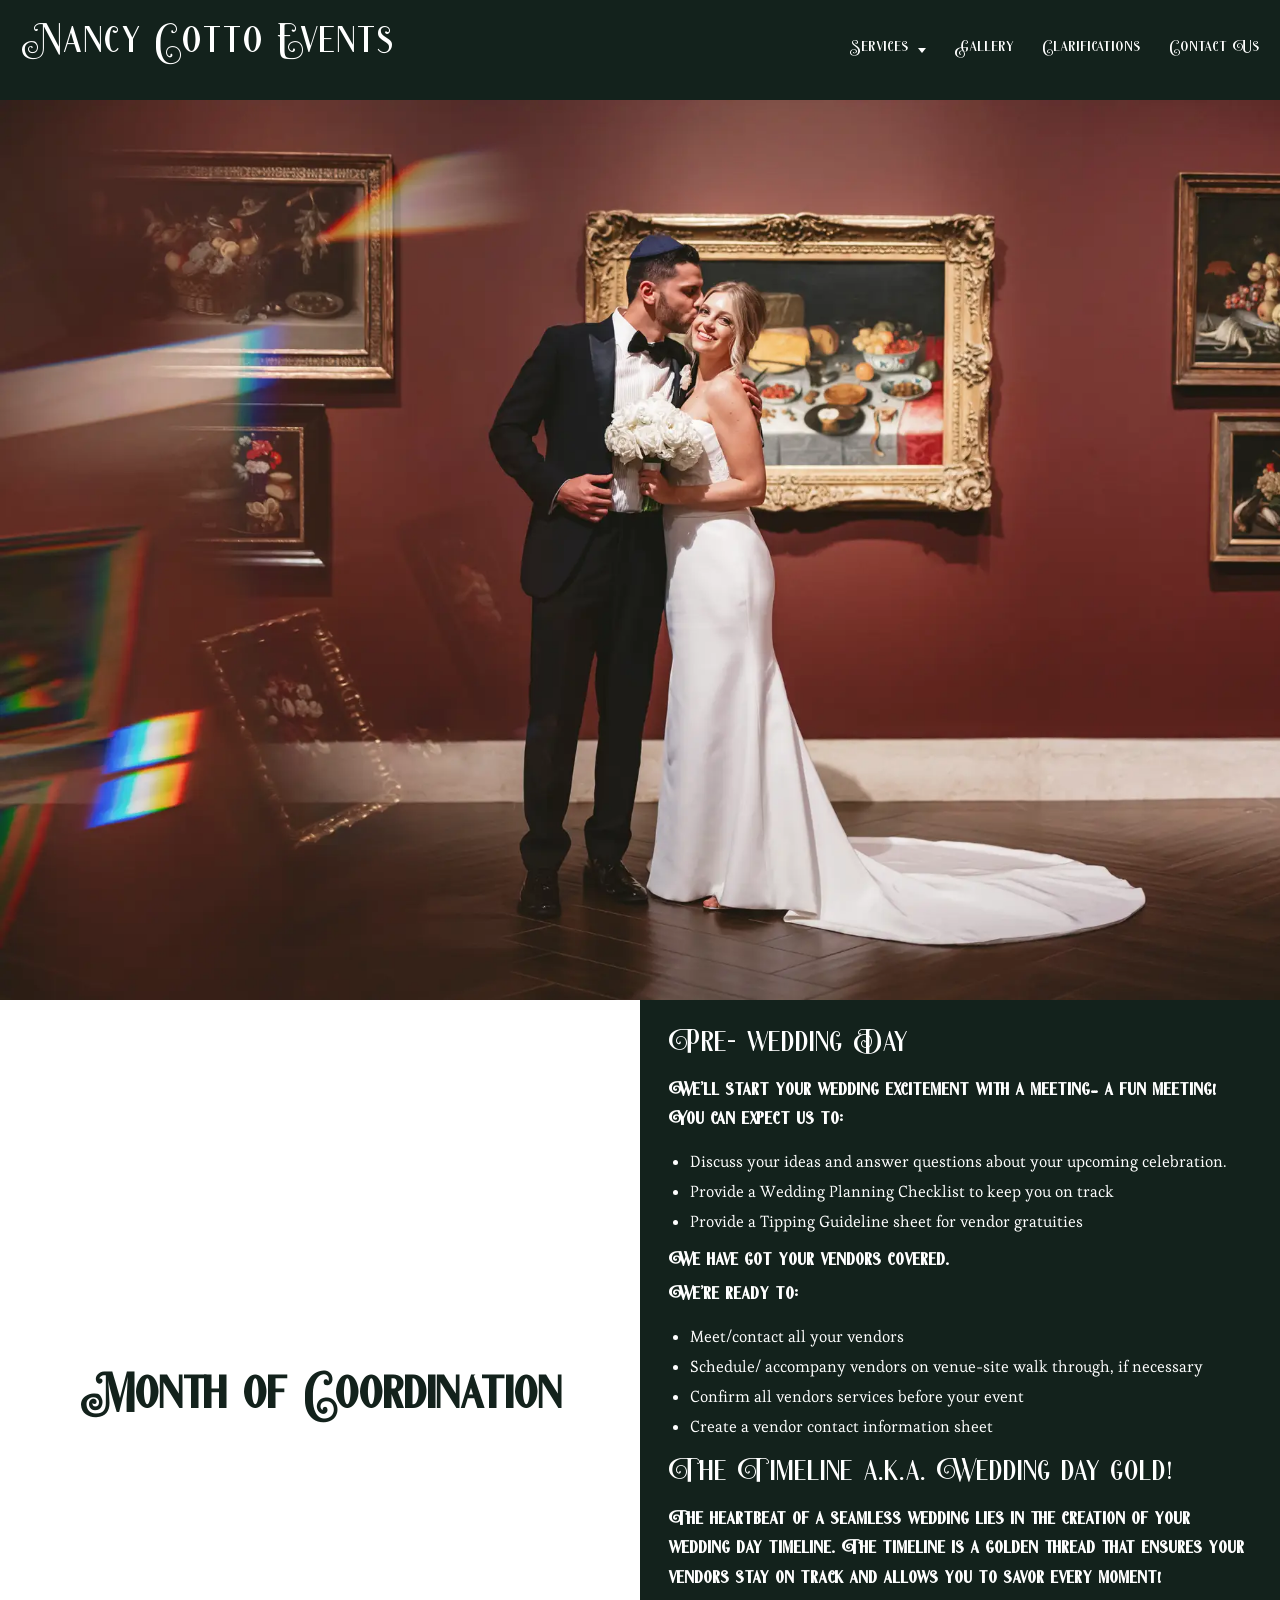
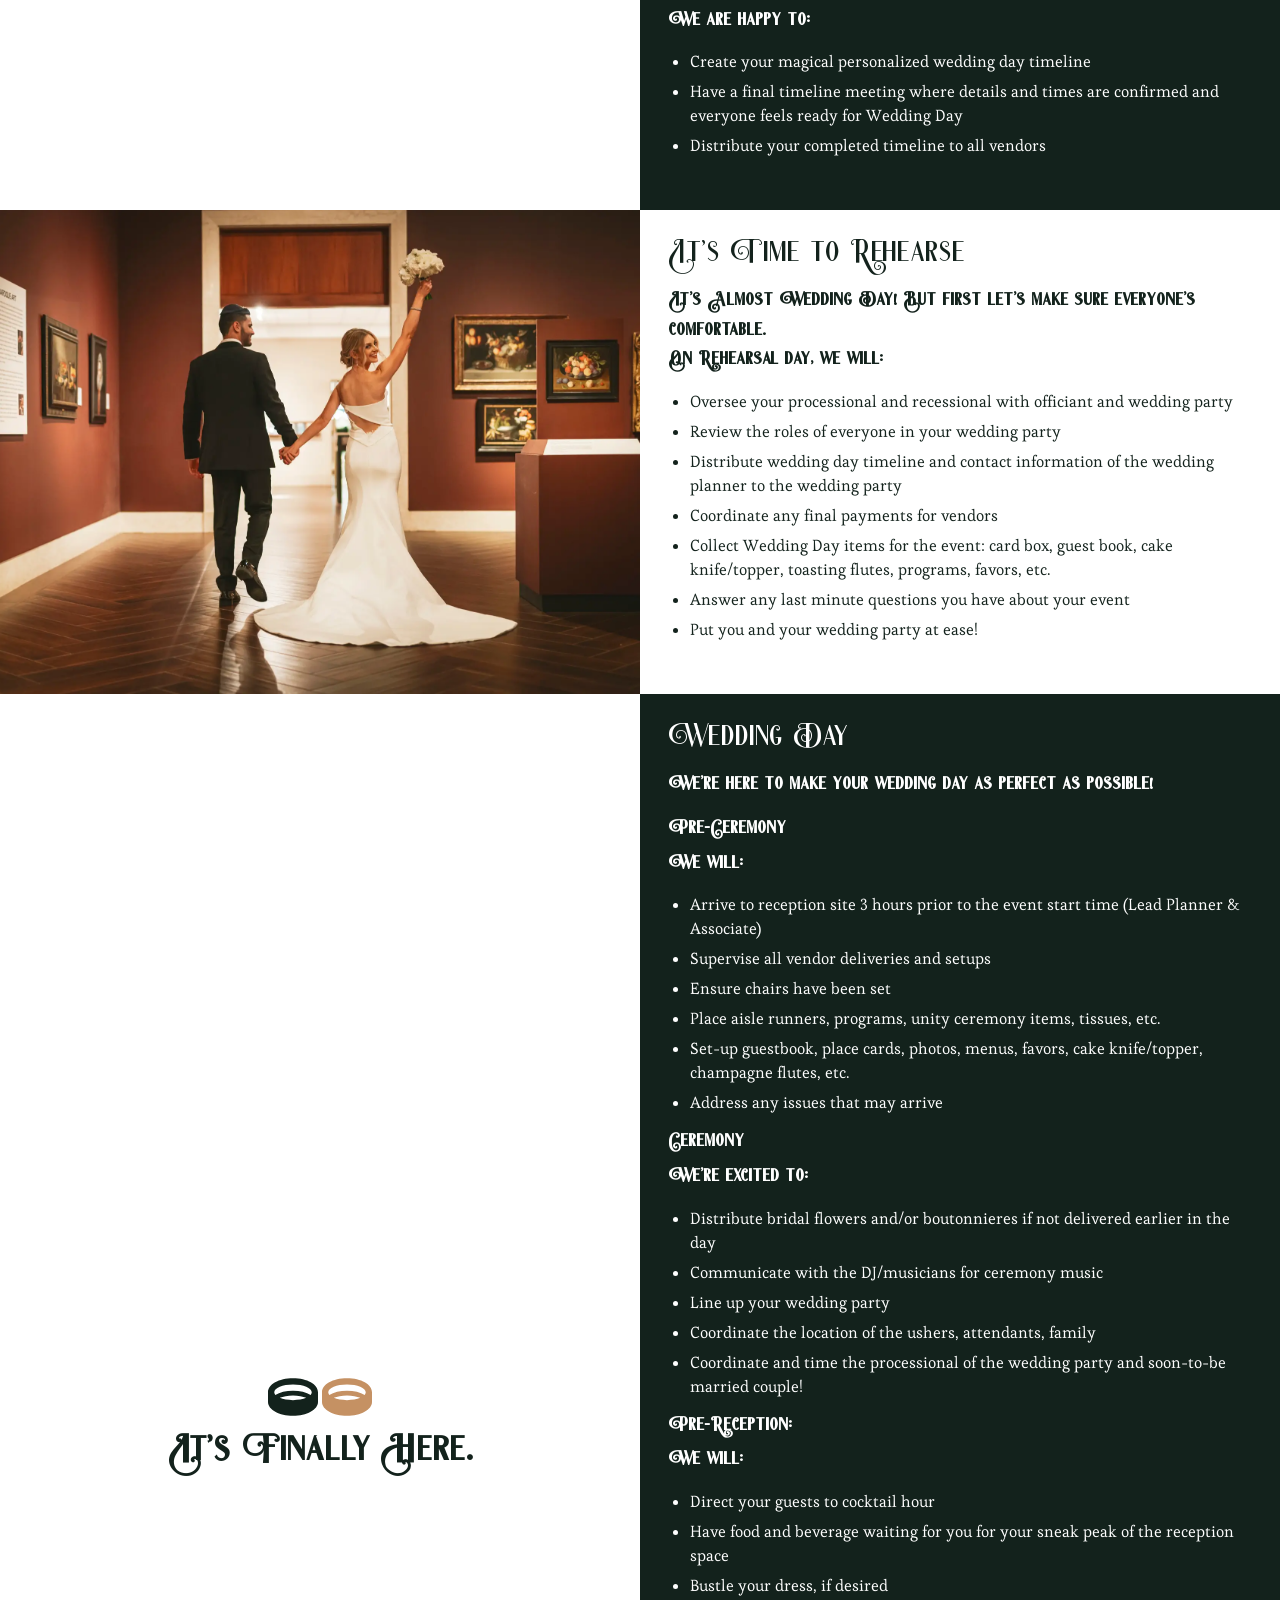
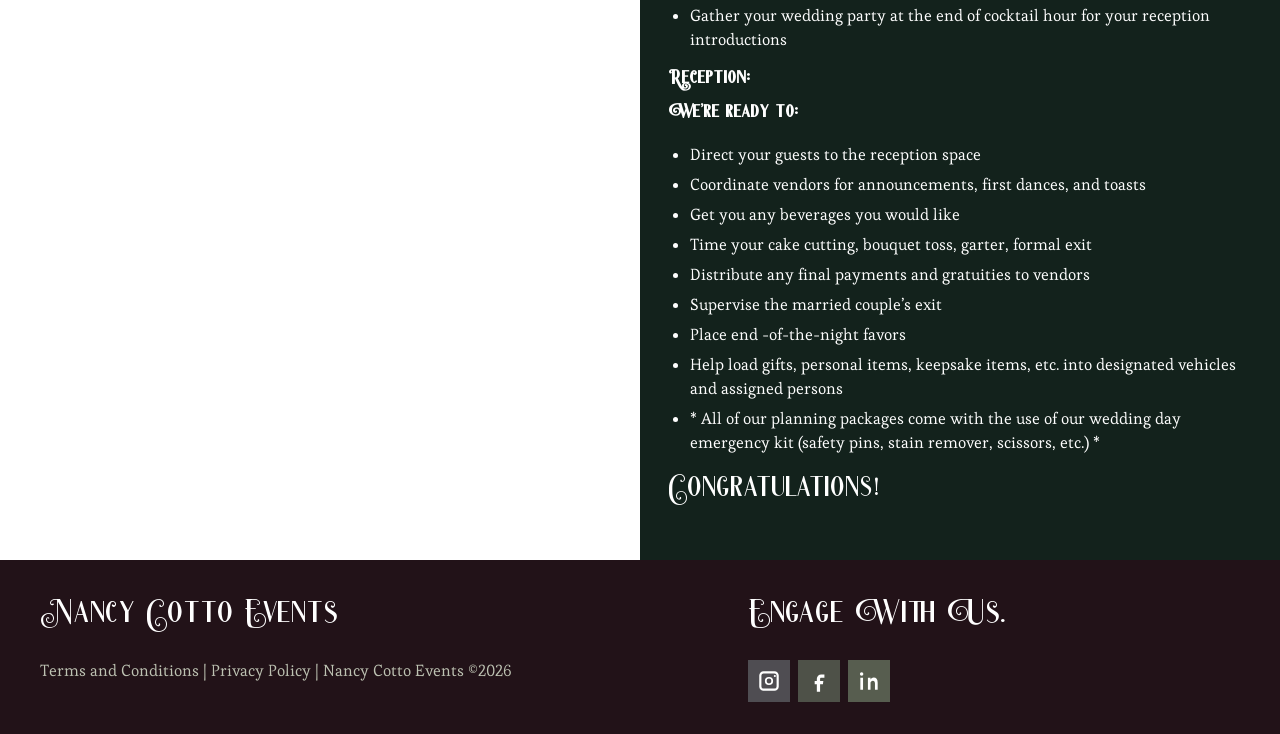
<file: month-of-coordination/index.html>
<!DOCTYPE html>
<html lang="en">
<head>
  <meta charset="utf-8">
  <meta name="viewport" content="width=device-width, initial-scale=1.0">
  <title>Month of Coordination – Nancy Cotto Events</title>
  <meta name="description" content="Experience a seamless wedding with our Month of Coordination services and expert lead planners. Call today for a free consultation!">
  <link rel="canonical" href="https://nancycottoevents.com/month-of-coordination/">
  <link rel="icon" href="/images/Untitled_Artwork-55.webp" type="image/webp">
  <link rel="apple-touch-icon" href="/images/Untitled_Artwork-55.webp">
  <link rel="stylesheet" href="/css/styles.css">
</head>
<body>
<header class="site-header">
  <div class="header-inner">
    <a class="logo" href="/">Nancy Cotto Events</a>
    <button class="nav-toggle" type="button" aria-expanded="false" aria-controls="site-nav"><span></span><span></span><span></span><span class="visually-hidden">Menu</span></button>
    <nav class="site-nav" id="site-nav" aria-label="Menu">
      <ul class="menu">
        <li class="has-sub">
          <a href="/#Services">Services <span class="caret" aria-hidden="true"></span></a>
          <button class="sub-toggle" type="button" aria-expanded="false" aria-label="Show Services menu"><span class="caret" aria-hidden="true"></span></button>
          <ul class="sub">
            <li><a href="/month-of-coordination/" aria-current="page">Month of Coordination</a></li>
            <li><a href="/partial-planning/">Partial Planning</a></li>
            <li><a href="/full-planning/">Full Planning</a></li>
            <li><a href="/virtual-planning/">Virtual Planning</a></li>
          </ul>
        </li>
        <li><a href="/gallery/">Gallery</a></li>
        <li><a href="/clarifications/">Clarifications</a></li>
        <li><a href="/#ContactUs">Contact Us</a></li>
      </ul>
    </nav>
  </div>
</header>

<main class="pkg pkg-month">
  <section class="pkg-hero" aria-label="Month of Coordination"></section>
  <section class="pkg-row">
    <div class="pkg-title"><h1>Month of Coordination</h1></div>
    <div class="pkg-panel">
    <h2>Pre- wedding Day</h2>
    <p>We’ll start your wedding excitement with a meeting… a fun meeting!<br>You can expect us to:</p>
    <ul>
      <li>Discuss your ideas and answer questions about your upcoming celebration.</li>
      <li>Provide a Wedding Planning Checklist to keep you on track</li>
      <li>Provide a Tipping Guideline sheet for vendor gratuities</li>
    </ul>
    <h3>We have got your vendors covered.</h3>
    <p>We’re ready to:</p>
    <ul>
      <li>Meet/contact all your vendors</li>
      <li>Schedule/ accompany vendors on venue-site walk through, if necessary</li>
      <li>Confirm all vendors services before your event</li>
      <li>Create a vendor contact information sheet</li>
    </ul>
    <h2>The Timeline a.k.a. Wedding day gold!</h2>
    <p>The heartbeat of a seamless wedding lies in the creation of your wedding day timeline. The timeline is a golden thread that ensures your vendors stay on track and allows you to savor every moment!</p>
    <p>We are happy to:</p>
    <ul>
      <li>Create your magical personalized wedding day timeline</li>
      <li>Have a final timeline meeting where details and times are confirmed and everyone feels ready for Wedding Day</li>
      <li>Distribute your completed timeline to all vendors</li>
    </ul>
    </div>
  </section>
  <section class="pkg-row pkg-photo-left">
    <div class="pkg-panel pkg-panel-light">
    <h2>It’s Time to Rehearse</h2>
    <p>It’s Almost Wedding Day! But first let’s make sure everyone’s comfortable.<br>On Rehearsal day, we will:</p>
    <ul>
      <li>Oversee your processional and recessional with officiant and wedding party</li>
      <li>Review the roles of everyone in your wedding party</li>
      <li>Distribute wedding day timeline and contact information of the wedding planner to the wedding party</li>
      <li>Coordinate any final payments for vendors</li>
      <li>Collect Wedding Day items for the event: card box, guest book, cake knife/topper, toasting flutes, programs, favors, etc.</li>
      <li>Answer any last minute questions you have about your event</li>
      <li>Put you and your wedding party at ease!</li>
    </ul>
    </div>
    <div class="pkg-photo" role="img" aria-label="Wedding celebration"></div>
  </section>
  <section class="pkg-row">
    <div class="pkg-title">
      <div class="pkg-rings" aria-hidden="true"><span></span><span></span></div>
      <h2>It's Finally Here.</h2>
    </div>
    <div class="pkg-panel">
    <h2>Wedding Day</h2>
    <p>We’re here to make your wedding day as perfect as possible!</p>
    <h3>Pre-Ceremony</h3>
    <p>We will:</p>
    <ul>
      <li>Arrive to reception site 3 hours prior to the event start time (Lead Planner &amp; Associate)</li>
      <li>Supervise all vendor deliveries and setups</li>
      <li>Ensure chairs have been set</li>
      <li>Place aisle runners, programs, unity ceremony items, tissues, etc.</li>
      <li>Set-up guestbook, place cards, photos, menus, favors, cake knife/topper, champagne flutes, etc.</li>
      <li>Address any issues that may arrive</li>
    </ul>
    <h3>Ceremony</h3>
    <p>We’re excited to:</p>
    <ul>
      <li>Distribute bridal flowers and/or boutonnieres if not delivered earlier in the day</li>
      <li>Communicate with the DJ/musicians for ceremony music</li>
      <li>Line up your wedding party</li>
      <li>Coordinate the location of the ushers, attendants, family</li>
      <li>Coordinate and time the processional of the wedding party and soon-to-be married couple!</li>
    </ul>
    <h3>Pre-Reception:</h3>
    <p>We will:</p>
    <ul>
      <li>Direct your guests to cocktail hour</li>
      <li>Have food and beverage waiting for you for your sneak peak of the reception space</li>
      <li>Bustle your dress, if desired</li>
      <li>Gather your wedding party at the end of cocktail hour for your reception introductions</li>
    </ul>
    <h3>Reception:</h3>
    <p>We’re ready to:</p>
    <ul>
      <li>Direct your guests to the reception space</li>
      <li>Coordinate vendors for announcements, first dances, and toasts</li>
      <li>Get you any beverages you would like</li>
      <li>Time your cake cutting, bouquet toss, garter, formal exit</li>
      <li>Distribute any final payments and gratuities to vendors</li>
      <li>Supervise the married couple’s exit</li>
      <li>Place end -of-the-night favors</li>
      <li>Help load gifts, personal items, keepsake items, etc. into designated vehicles and assigned persons</li>
      <li>* All of our planning packages come with the use of our wedding day emergency kit (safety pins, stain remover, scissors, etc.) *</li>
    </ul>
    <h2>Congratulations!</h2>
    </div>
  </section>
</main>

<footer class="site-footer">
  <div class="footer-inner">
    <div>
      <p class="footer-brand">Nancy Cotto Events</p>
      <p class="footer-legal"><a href="/terms-and-conditions/">Terms and Conditions</a> | <a href="/privacy-policy/">Privacy Policy</a> | Nancy Cotto Events ©<span data-year>2026</span></p>
    </div>
    <div>
      <h2>Engage With Us.</h2>
      
        <div class="social">
          <a class="ig" href="https://www.instagram.com/nancycottoevents/?hl=en" target="_blank" rel="noopener noreferrer" aria-label="Instagram"><svg viewBox="0 0 24 24" aria-hidden="true"><path d="M7 3h10a4 4 0 0 1 4 4v10a4 4 0 0 1-4 4H7a4 4 0 0 1-4-4V7a4 4 0 0 1 4-4zm10 2H7a2 2 0 0 0-2 2v10a2 2 0 0 0 2 2h10a2 2 0 0 0 2-2V7a2 2 0 0 0-2-2zm-5 3.2A3.8 3.8 0 1 1 8.2 12 3.8 3.8 0 0 1 12 8.2zm0 1.6A2.2 2.2 0 1 0 14.2 12 2.2 2.2 0 0 0 12 9.8zM17.4 6.4a1 1 0 1 1-1 1 1 1 0 0 1 1-1z"/></svg></a>
          <a class="fb" href="https://www.facebook.com/NancyCottoEvents" target="_blank" rel="noopener noreferrer" aria-label="Facebook"><svg viewBox="0 0 24 24" aria-hidden="true"><path d="M14 9h3V6h-3c-2.2 0-4 1.8-4 4v2H8v3h2v7h3v-7h2.6l.4-3H13v-2c0-.6.4-1 1-1z"/></svg></a>
          <a class="li" href="https://www.linkedin.com/in/nancy-cotto-56780728/" target="_blank" rel="noopener noreferrer" aria-label="Linkedin"><svg viewBox="0 0 24 24" aria-hidden="true"><path d="M6.5 9H4V20h2.5zM5.2 4A1.6 1.6 0 1 0 5.2 7.2 1.6 1.6 0 0 0 5.2 4zM20 20h-2.5v-5.6c0-1.6-.6-2.6-2-2.6a2.1 2.1 0 0 0-2 1.4 2.6 2.6 0 0 0-.1 1v5.8H11V9h2.4v1.5a3.4 3.4 0 0 1 3-1.7c2.2 0 3.6 1.4 3.6 4.5z"/></svg></a>
        </div>
    </div>
  </div>
</footer>
<div class="lightbox" role="dialog" aria-modal="true" aria-label="Photo">
  <button class="lightbox-close" type="button" aria-label="Close">×</button>
  <img alt="">
</div>
  <script src="/js/site.js"></script>
</body>
</html>
</file>
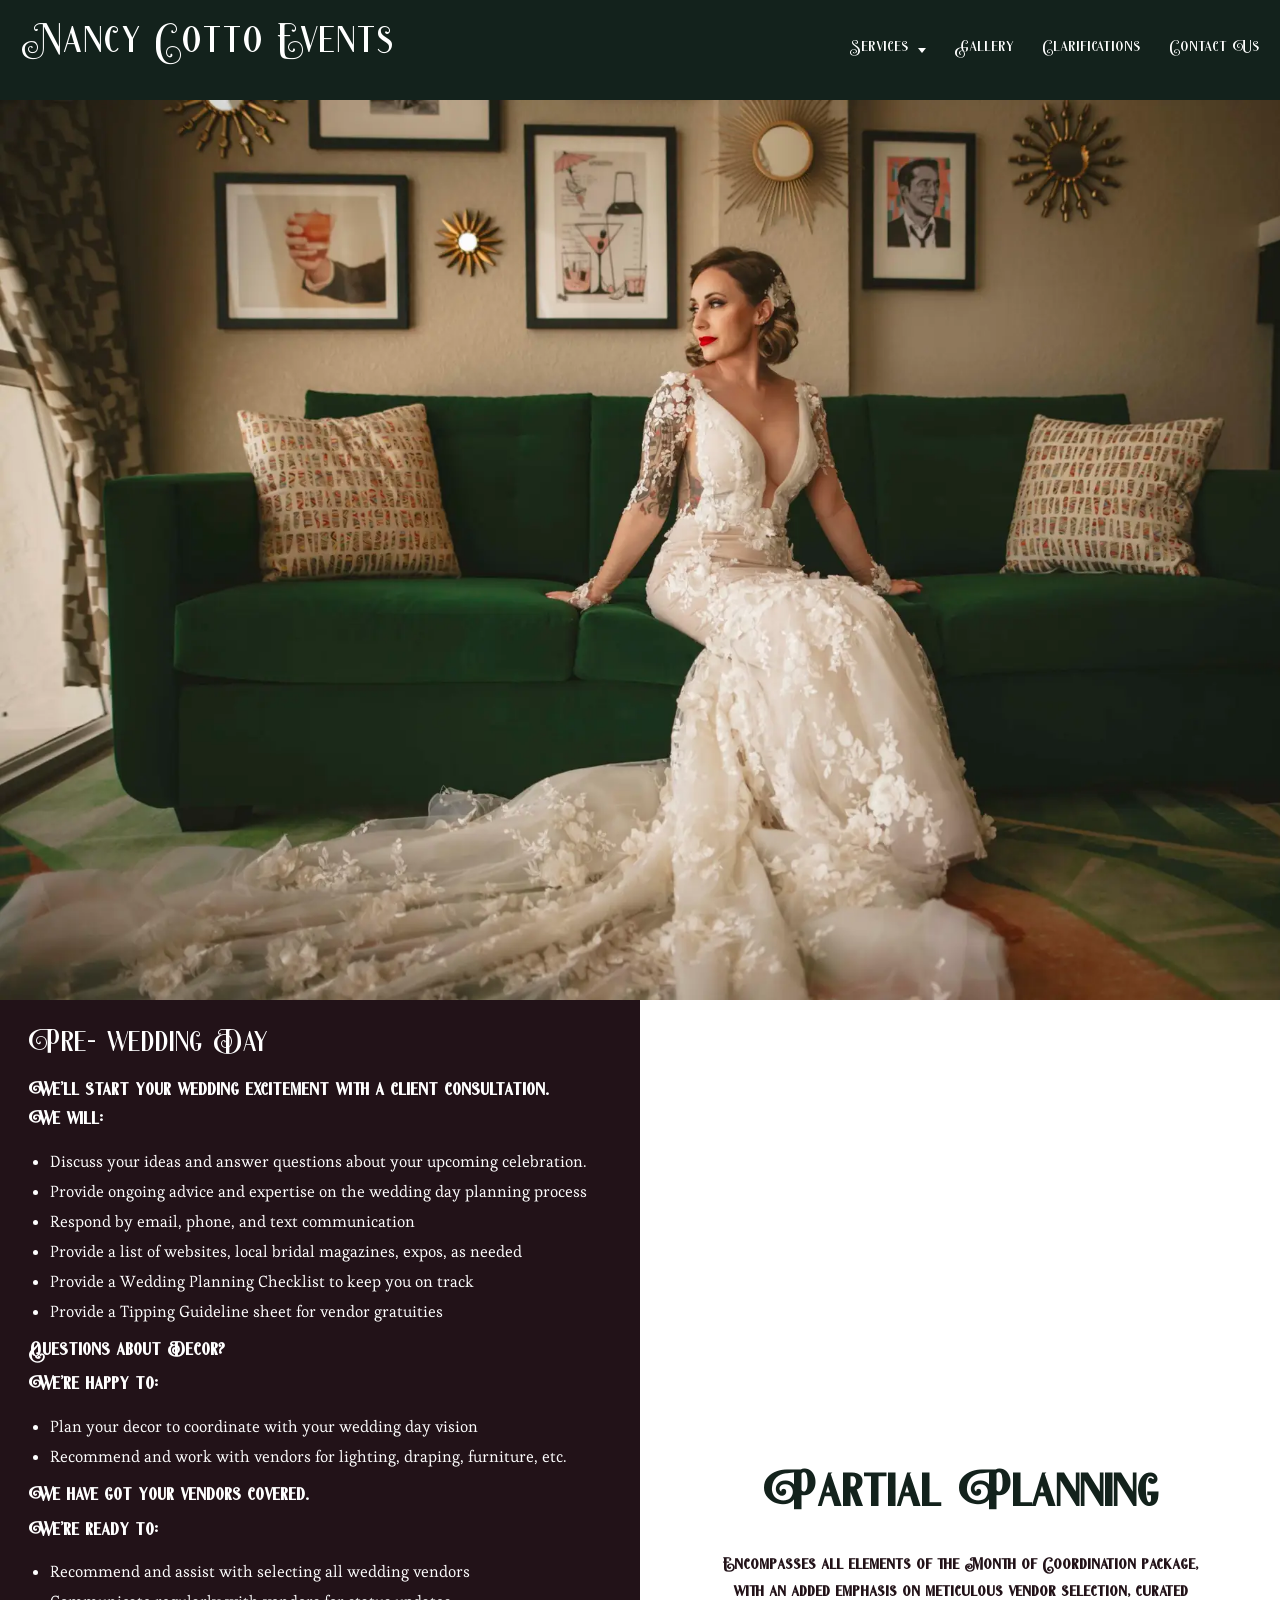
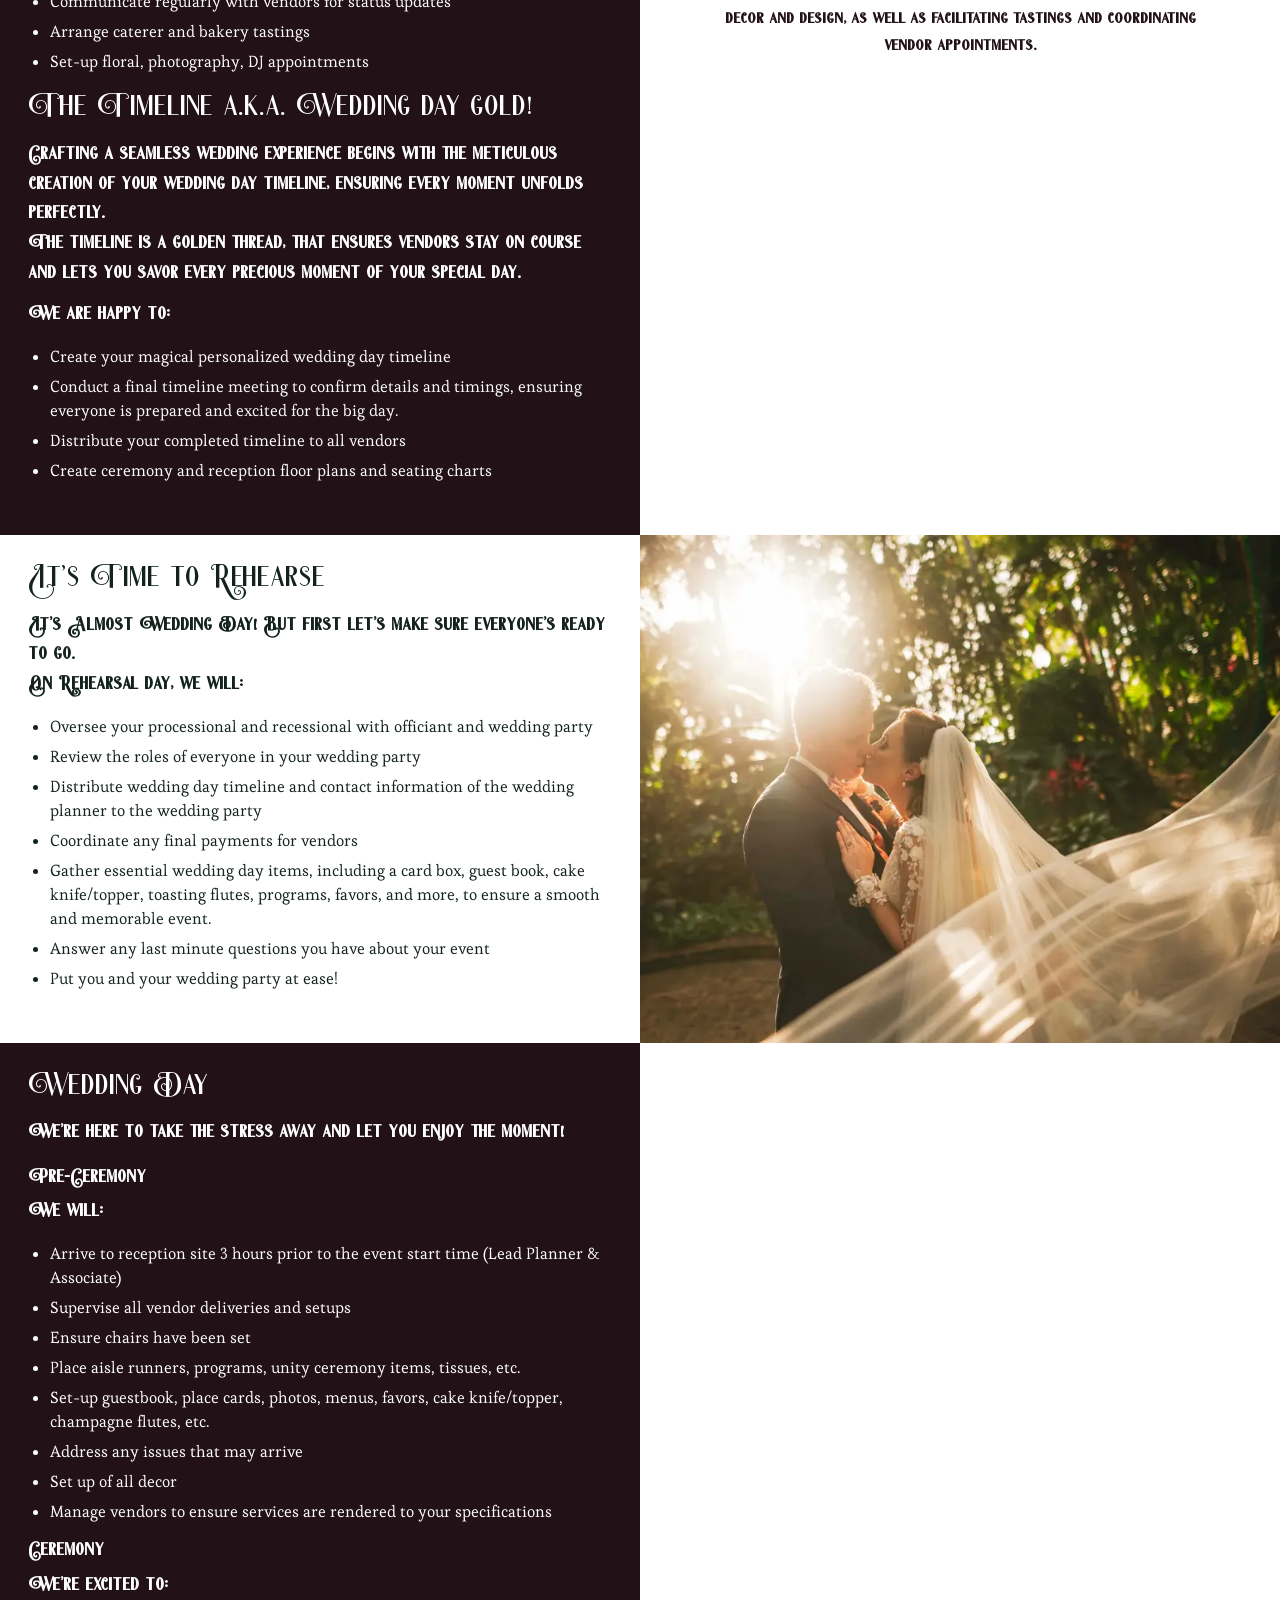
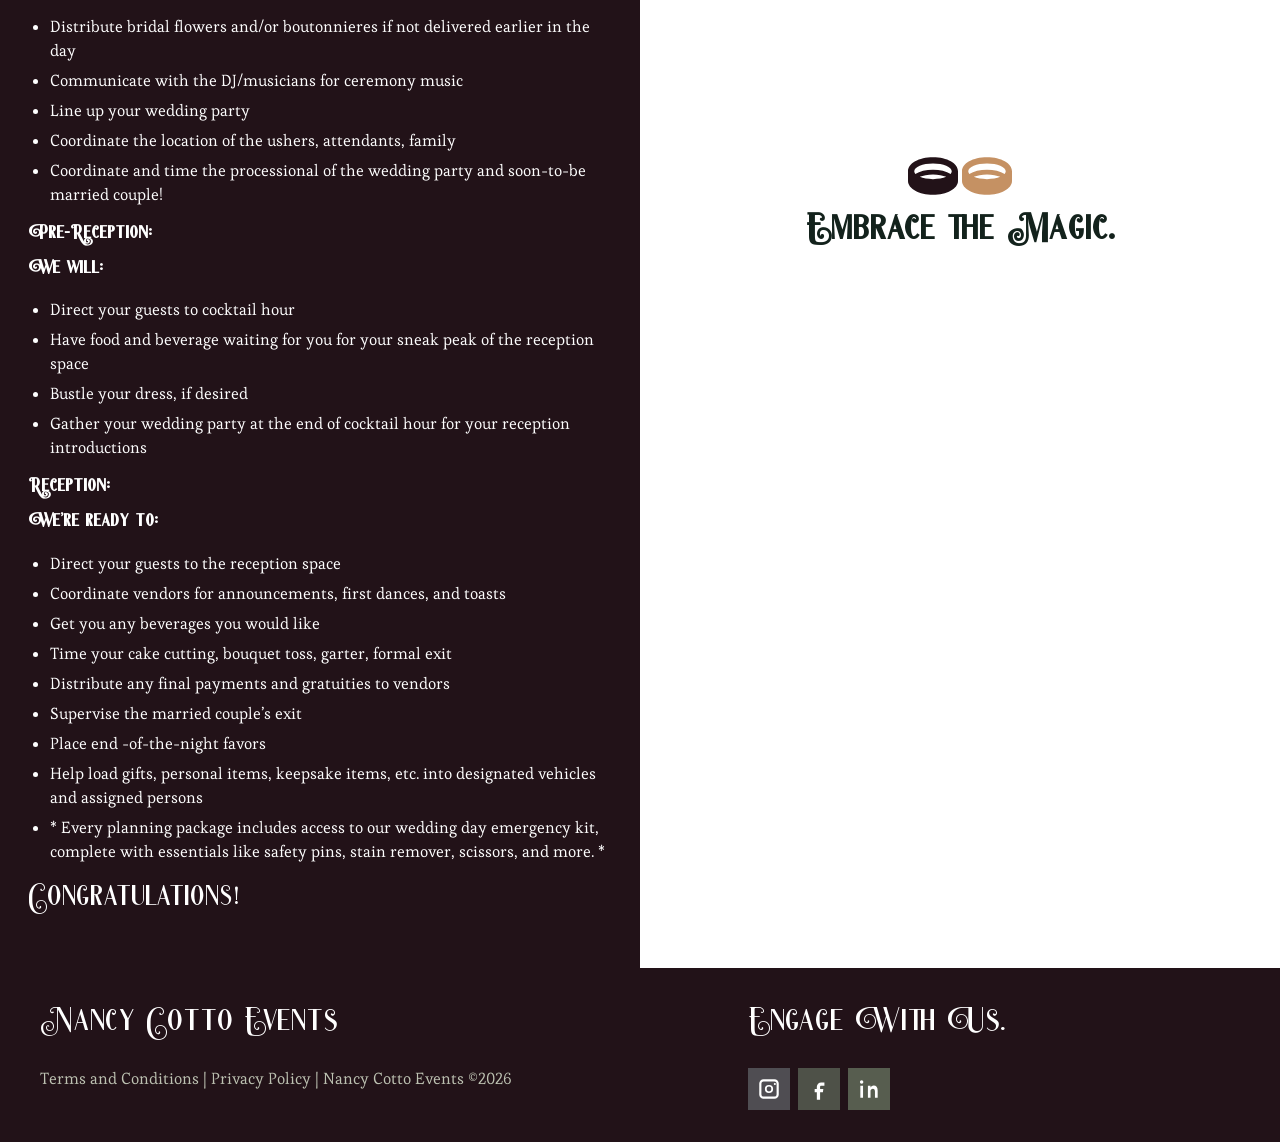
<file: partial-planning/index.html>
<!DOCTYPE html>
<html lang="en">
<head>
  <meta charset="utf-8">
  <meta name="viewport" content="width=device-width, initial-scale=1.0">
  <title>Partial Planning – Nancy Cotto Events</title>
  <meta name="description" content="Unlock an extraordinary wedding with our Partial Planning Package. From client consultation to seamless execution, Nancy Cotto Events covers every detail.">
  <link rel="canonical" href="https://nancycottoevents.com/partial-planning/">
  <link rel="icon" href="/images/Untitled_Artwork-55.webp" type="image/webp">
  <link rel="apple-touch-icon" href="/images/Untitled_Artwork-55.webp">
  <link rel="stylesheet" href="/css/styles.css">
</head>
<body>
<header class="site-header">
  <div class="header-inner">
    <a class="logo" href="/">Nancy Cotto Events</a>
    <button class="nav-toggle" type="button" aria-expanded="false" aria-controls="site-nav"><span></span><span></span><span></span><span class="visually-hidden">Menu</span></button>
    <nav class="site-nav" id="site-nav" aria-label="Menu">
      <ul class="menu">
        <li class="has-sub">
          <a href="/#Services">Services <span class="caret" aria-hidden="true"></span></a>
          <button class="sub-toggle" type="button" aria-expanded="false" aria-label="Show Services menu"><span class="caret" aria-hidden="true"></span></button>
          <ul class="sub">
            <li><a href="/month-of-coordination/">Month of Coordination</a></li>
            <li><a href="/partial-planning/" aria-current="page">Partial Planning</a></li>
            <li><a href="/full-planning/">Full Planning</a></li>
            <li><a href="/virtual-planning/">Virtual Planning</a></li>
          </ul>
        </li>
        <li><a href="/gallery/">Gallery</a></li>
        <li><a href="/clarifications/">Clarifications</a></li>
        <li><a href="/#ContactUs">Contact Us</a></li>
      </ul>
    </nav>
  </div>
</header>

<main class="pkg pkg-partial">
  <section class="pkg-hero" aria-label="Partial Planning"></section>
  <section class="pkg-row pkg-panel-first">
    <div class="pkg-title">
      <h1>Partial Planning</h1>
      <p class="pkg-intro">Encompasses all elements of the Month of Coordination package, with an added emphasis on meticulous vendor selection, curated decor and design, as well as facilitating tastings and coordinating vendor appointments.</p>
    </div>
    <div class="pkg-panel">
    <h2>Pre- wedding Day</h2>
    <p>We’ll start your wedding excitement with a client consultation.<br>We will:</p>
    <ul>
      <li>Discuss your ideas and answer questions about your upcoming celebration.</li>
      <li>Provide ongoing advice and expertise on the wedding day planning process</li>
      <li>Respond by email, phone, and text communication</li>
      <li>Provide a list of websites, local bridal magazines, expos, as needed</li>
      <li>Provide a Wedding Planning Checklist to keep you on track</li>
      <li>Provide a Tipping Guideline sheet for vendor gratuities</li>
    </ul>
    <h3>Questions about Decor?</h3>
    <p>We’re happy to:</p>
    <ul>
      <li>Plan your decor to coordinate with your wedding day vision</li>
      <li>Recommend and work with vendors for lighting, draping, furniture, etc.</li>
    </ul>
    <h3>We have got your vendors covered.</h3>
    <p>We’re ready to:</p>
    <ul>
      <li>Recommend and assist with selecting all wedding vendors</li>
      <li>Communicate regularly with vendors for status updates</li>
      <li>Arrange caterer and bakery tastings</li>
      <li>Set-up floral, photography, DJ appointments</li>
    </ul>
    <h2>The Timeline a.k.a. Wedding day gold!</h2>
    <p>Crafting a seamless wedding experience begins with the meticulous creation of your wedding day timeline, ensuring every moment unfolds perfectly.<br>The timeline is a golden thread, that ensures vendors stay on course and lets you savor every precious moment of your special day.</p>
    <p>We are happy to:</p>
    <ul>
      <li>Create your magical personalized wedding day timeline</li>
      <li>Conduct a final timeline meeting to confirm details and timings, ensuring everyone is prepared and excited for the big day.</li>
      <li>Distribute your completed timeline to all vendors</li>
      <li>Create ceremony and reception floor plans and seating charts</li>
    </ul>
    </div>
  </section>
  <section class="pkg-row">
    <div class="pkg-panel pkg-panel-light">
    <h2>It’s Time to Rehearse</h2>
    <p>It’s Almost Wedding Day! But first let’s make sure everyone’s ready to go.<br>On Rehearsal day, we will:</p>
    <ul>
      <li>Oversee your processional and recessional with officiant and wedding party</li>
      <li>Review the roles of everyone in your wedding party</li>
      <li>Distribute wedding day timeline and contact information of the wedding planner to the wedding party</li>
      <li>Coordinate any final payments for vendors</li>
      <li>Gather essential wedding day items, including a card box, guest book, cake knife/topper, toasting flutes, programs, favors, and more, to ensure a smooth and memorable event.</li>
      <li>Answer any last minute questions you have about your event</li>
      <li>Put you and your wedding party at ease!</li>
    </ul>
    </div>
    <div class="pkg-photo" role="img" aria-label="Wedding details"></div>
  </section>
  <section class="pkg-row pkg-panel-first">
    <div class="pkg-title">
      <div class="pkg-rings" aria-hidden="true"><span></span><span></span></div>
      <h2>Embrace the Magic.</h2>
    </div>
    <div class="pkg-panel">
    <h2>Wedding Day</h2>
    <p>We’re here to take the stress away and let you enjoy the moment!</p>
    <h3>Pre-Ceremony</h3>
    <p>We will:</p>
    <ul>
      <li>Arrive to reception site 3 hours prior to the event start time (Lead Planner &amp; Associate)</li>
      <li>Supervise all vendor deliveries and setups</li>
      <li>Ensure chairs have been set</li>
      <li>Place aisle runners, programs, unity ceremony items, tissues, etc.</li>
      <li>Set-up guestbook, place cards, photos, menus, favors, cake knife/topper, champagne flutes, etc.</li>
      <li>Address any issues that may arrive</li>
      <li>Set up of all decor</li>
      <li>Manage vendors to ensure services are rendered to your specifications</li>
    </ul>
    <h3>Ceremony</h3>
    <p>We’re excited to:</p>
    <ul>
      <li>Distribute bridal flowers and/or boutonnieres if not delivered earlier in the day</li>
      <li>Communicate with the DJ/musicians for ceremony music</li>
      <li>Line up your wedding party</li>
      <li>Coordinate the location of the ushers, attendants, family</li>
      <li>Coordinate and time the processional of the wedding party and soon-to-be married couple!</li>
    </ul>
    <h3>Pre-Reception:</h3>
    <p>We will:</p>
    <ul>
      <li>Direct your guests to cocktail hour</li>
      <li>Have food and beverage waiting for you for your sneak peak of the reception space</li>
      <li>Bustle your dress, if desired</li>
      <li>Gather your wedding party at the end of cocktail hour for your reception introductions</li>
    </ul>
    <h3>Reception:</h3>
    <p>We’re ready to:</p>
    <ul>
      <li>Direct your guests to the reception space</li>
      <li>Coordinate vendors for announcements, first dances, and toasts</li>
      <li>Get you any beverages you would like</li>
      <li>Time your cake cutting, bouquet toss, garter, formal exit</li>
      <li>Distribute any final payments and gratuities to vendors</li>
      <li>Supervise the married couple’s exit</li>
      <li>Place end -of-the-night favors</li>
      <li>Help load gifts, personal items, keepsake items, etc. into designated vehicles and assigned persons</li>
      <li>* Every planning package includes access to our wedding day emergency kit, complete with essentials like safety pins, stain remover, scissors, and more. *</li>
    </ul>
    <h2>Congratulations!</h2>
    </div>
  </section>
</main>

<footer class="site-footer">
  <div class="footer-inner">
    <div>
      <p class="footer-brand">Nancy Cotto Events</p>
      <p class="footer-legal"><a href="/terms-and-conditions/">Terms and Conditions</a> | <a href="/privacy-policy/">Privacy Policy</a> | Nancy Cotto Events ©<span data-year>2026</span></p>
    </div>
    <div>
      <h2>Engage With Us.</h2>
      
        <div class="social">
          <a class="ig" href="https://www.instagram.com/nancycottoevents/?hl=en" target="_blank" rel="noopener noreferrer" aria-label="Instagram"><svg viewBox="0 0 24 24" aria-hidden="true"><path d="M7 3h10a4 4 0 0 1 4 4v10a4 4 0 0 1-4 4H7a4 4 0 0 1-4-4V7a4 4 0 0 1 4-4zm10 2H7a2 2 0 0 0-2 2v10a2 2 0 0 0 2 2h10a2 2 0 0 0 2-2V7a2 2 0 0 0-2-2zm-5 3.2A3.8 3.8 0 1 1 8.2 12 3.8 3.8 0 0 1 12 8.2zm0 1.6A2.2 2.2 0 1 0 14.2 12 2.2 2.2 0 0 0 12 9.8zM17.4 6.4a1 1 0 1 1-1 1 1 1 0 0 1 1-1z"/></svg></a>
          <a class="fb" href="https://www.facebook.com/NancyCottoEvents" target="_blank" rel="noopener noreferrer" aria-label="Facebook"><svg viewBox="0 0 24 24" aria-hidden="true"><path d="M14 9h3V6h-3c-2.2 0-4 1.8-4 4v2H8v3h2v7h3v-7h2.6l.4-3H13v-2c0-.6.4-1 1-1z"/></svg></a>
          <a class="li" href="https://www.linkedin.com/in/nancy-cotto-56780728/" target="_blank" rel="noopener noreferrer" aria-label="Linkedin"><svg viewBox="0 0 24 24" aria-hidden="true"><path d="M6.5 9H4V20h2.5zM5.2 4A1.6 1.6 0 1 0 5.2 7.2 1.6 1.6 0 0 0 5.2 4zM20 20h-2.5v-5.6c0-1.6-.6-2.6-2-2.6a2.1 2.1 0 0 0-2 1.4 2.6 2.6 0 0 0-.1 1v5.8H11V9h2.4v1.5a3.4 3.4 0 0 1 3-1.7c2.2 0 3.6 1.4 3.6 4.5z"/></svg></a>
        </div>
    </div>
  </div>
</footer>
<div class="lightbox" role="dialog" aria-modal="true" aria-label="Photo">
  <button class="lightbox-close" type="button" aria-label="Close">×</button>
  <img alt="">
</div>
  <script src="/js/site.js"></script>
</body>
</html>
</file>
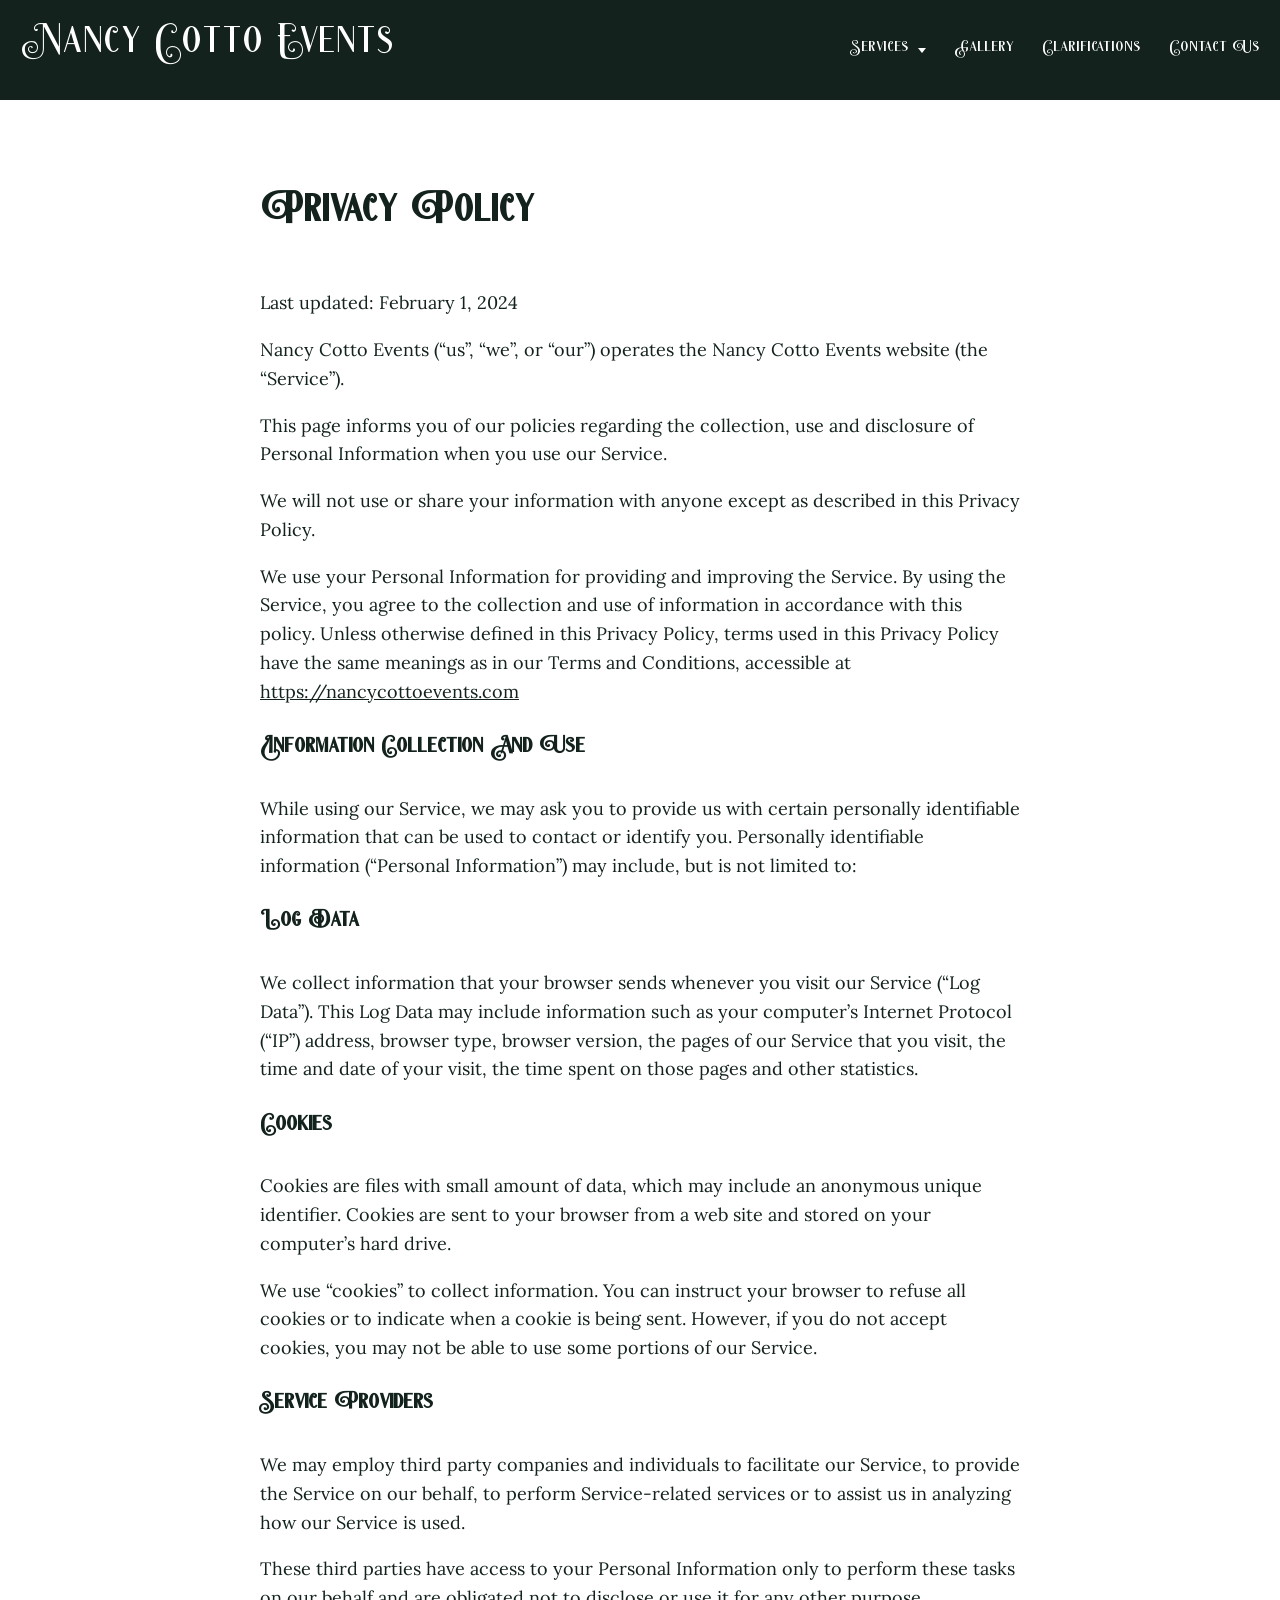
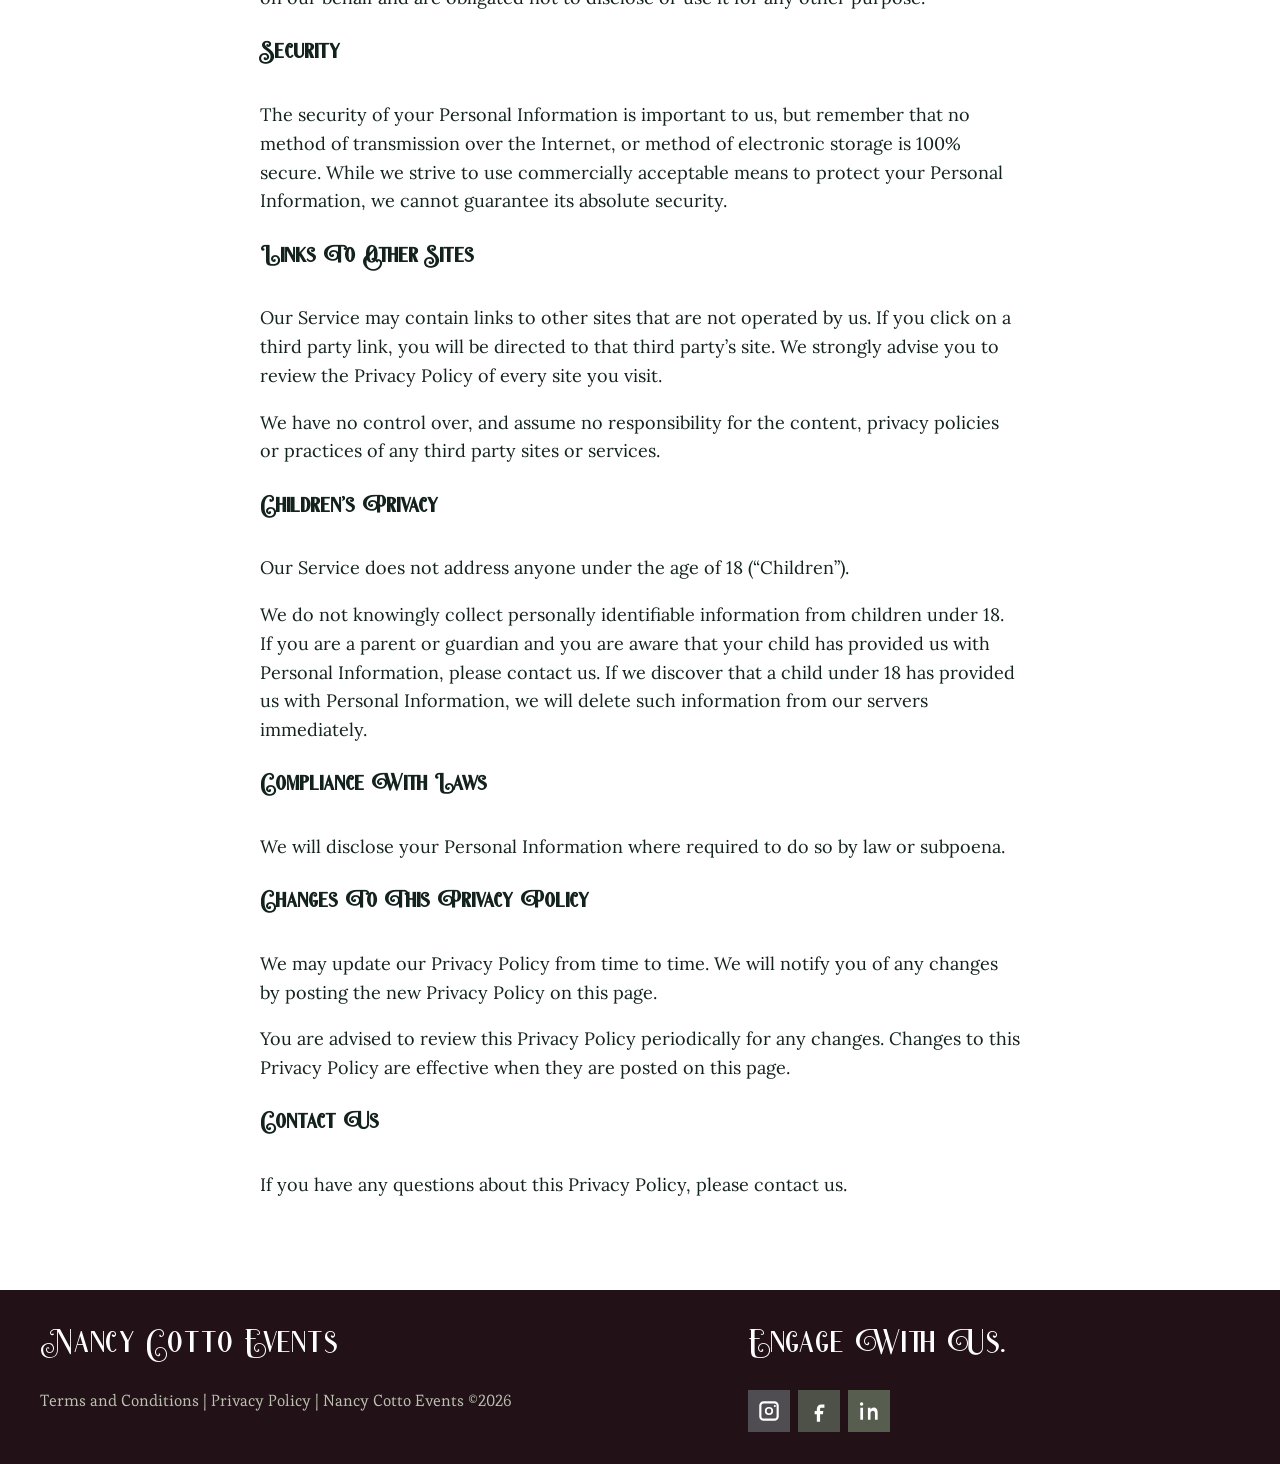
<file: privacy-policy/index.html>
<!DOCTYPE html>
<html lang="en">
<head>
  <meta charset="utf-8">
  <meta name="viewport" content="width=device-width, initial-scale=1.0">
  <title>Privacy Policy – Nancy Cotto Events</title>
  <meta name="description" content="Explore our Privacy Policy to understand how we safeguard your data and ensure a secure online experience. Learn about our commitment to transparency.">
  <link rel="canonical" href="https://nancycottoevents.com/privacy-policy/">
  <link rel="icon" href="/images/Untitled_Artwork-55.webp" type="image/webp">
  <link rel="stylesheet" href="/css/styles.css">
</head>
<body>
<header class="site-header">
  <div class="header-inner">
    <a class="logo" href="/">Nancy Cotto Events</a>
    <button class="nav-toggle" type="button" aria-expanded="false" aria-controls="site-nav"><span></span><span></span><span></span><span class="visually-hidden">Menu</span></button>
    <nav class="site-nav" id="site-nav" aria-label="Menu">
      <ul class="menu">
        <li class="has-sub">
          <a href="/#Services">Services <span class="caret" aria-hidden="true"></span></a>
          <button class="sub-toggle" type="button" aria-expanded="false" aria-label="Show Services menu"><span class="caret" aria-hidden="true"></span></button>
          <ul class="sub">
            <li><a href="/month-of-coordination/">Month of Coordination</a></li>
            <li><a href="/partial-planning/">Partial Planning</a></li>
            <li><a href="/full-planning/">Full Planning</a></li>
            <li><a href="/virtual-planning/">Virtual Planning</a></li>
          </ul>
        </li>
        <li><a href="/gallery/">Gallery</a></li>
        <li><a href="/clarifications/">Clarifications</a></li>
        <li><a href="/#ContactUs">Contact Us</a></li>
      </ul>
    </nav>
  </div>
</header>

<main class="legal">

<h1>Privacy Policy</h1>
<p>Last updated: February 1, 2024</p>
<p>Nancy Cotto Events (“us”, “we”, or “our”) operates the Nancy Cotto Events website (the “Service”).</p>
<p>This page informs you of our policies regarding the collection, use and disclosure of Personal Information when you use our Service.</p>
<p>We will not use or share your information with anyone except as described in this Privacy Policy.</p>
<p>We use your Personal Information for providing and improving the Service. By using the Service, you agree to the collection and use of information in accordance with this policy. Unless otherwise defined in this Privacy Policy, terms used in this Privacy Policy have the same meanings as in our Terms and Conditions, accessible at <a href="/terms-and-conditions/">https://nancycottoevents.com</a></p>
<h2>Information Collection And Use</h2>
<p>While using our Service, we may ask you to provide us with certain personally identifiable information that can be used to contact or identify you. Personally identifiable information (“Personal Information”) may include, but is not limited to:</p>
<h2>Log Data</h2>
<p>We collect information that your browser sends whenever you visit our Service (“Log Data”). This Log Data may include information such as your computer’s Internet Protocol (“IP”) address, browser type, browser version, the pages of our Service that you visit, the time and date of your visit, the time spent on those pages and other statistics.</p>
<h2>Cookies</h2>
<p>Cookies are files with small amount of data, which may include an anonymous unique identifier. Cookies are sent to your browser from a web site and stored on your computer’s hard drive.</p>
<p>We use “cookies” to collect information. You can instruct your browser to refuse all cookies or to indicate when a cookie is being sent. However, if you do not accept cookies, you may not be able to use some portions of our Service.</p>
<h2>Service Providers</h2>
<p>We may employ third party companies and individuals to facilitate our Service, to provide the Service on our behalf, to perform Service-related services or to assist us in analyzing how our Service is used.</p>
<p>These third parties have access to your Personal Information only to perform these tasks on our behalf and are obligated not to disclose or use it for any other purpose.</p>
<h2>Security</h2>
<p>The security of your Personal Information is important to us, but remember that no method of transmission over the Internet, or method of electronic storage is 100% secure. While we strive to use commercially acceptable means to protect your Personal Information, we cannot guarantee its absolute security.</p>
<h2>Links To Other Sites</h2>
<p>Our Service may contain links to other sites that are not operated by us. If you click on a third party link, you will be directed to that third party’s site. We strongly advise you to review the Privacy Policy of every site you visit.</p>
<p>We have no control over, and assume no responsibility for the content, privacy policies or practices of any third party sites or services.</p>
<h2>Children’s Privacy</h2>
<p>Our Service does not address anyone under the age of 18 (“Children”).</p>
<p>We do not knowingly collect personally identifiable information from children under 18. If you are a parent or guardian and you are aware that your child has provided us with Personal Information, please contact us. If we discover that a child under 18 has provided us with Personal Information, we will delete such information from our servers immediately.</p>
<h2>Compliance With Laws</h2>
<p>We will disclose your Personal Information where required to do so by law or subpoena.</p>
<h2>Changes To This Privacy Policy</h2>
<p>We may update our Privacy Policy from time to time. We will notify you of any changes by posting the new Privacy Policy on this page.</p>
<p>You are advised to review this Privacy Policy periodically for any changes. Changes to this Privacy Policy are effective when they are posted on this page.</p>
<h2>Contact Us</h2>
<p>If you have any questions about this Privacy Policy, please contact us.</p>

</main>
<footer class="site-footer">
  <div class="footer-inner">
    <div>
      <p class="footer-brand">Nancy Cotto Events</p>
      <p class="footer-legal"><a href="/terms-and-conditions/">Terms and Conditions</a> | <a href="/privacy-policy/">Privacy Policy</a> | Nancy Cotto Events ©<span data-year>2026</span></p>
    </div>
    <div>
      <h2>Engage With Us.</h2>
      
        <div class="social">
          <a class="ig" href="https://www.instagram.com/nancycottoevents/?hl=en" target="_blank" rel="noopener noreferrer" aria-label="Instagram"><svg viewBox="0 0 24 24" aria-hidden="true"><path d="M7 3h10a4 4 0 0 1 4 4v10a4 4 0 0 1-4 4H7a4 4 0 0 1-4-4V7a4 4 0 0 1 4-4zm10 2H7a2 2 0 0 0-2 2v10a2 2 0 0 0 2 2h10a2 2 0 0 0 2-2V7a2 2 0 0 0-2-2zm-5 3.2A3.8 3.8 0 1 1 8.2 12 3.8 3.8 0 0 1 12 8.2zm0 1.6A2.2 2.2 0 1 0 14.2 12 2.2 2.2 0 0 0 12 9.8zM17.4 6.4a1 1 0 1 1-1 1 1 1 0 0 1 1-1z"/></svg></a>
          <a class="fb" href="https://www.facebook.com/NancyCottoEvents" target="_blank" rel="noopener noreferrer" aria-label="Facebook"><svg viewBox="0 0 24 24" aria-hidden="true"><path d="M14 9h3V6h-3c-2.2 0-4 1.8-4 4v2H8v3h2v7h3v-7h2.6l.4-3H13v-2c0-.6.4-1 1-1z"/></svg></a>
          <a class="li" href="https://www.linkedin.com/in/nancy-cotto-56780728/" target="_blank" rel="noopener noreferrer" aria-label="Linkedin"><svg viewBox="0 0 24 24" aria-hidden="true"><path d="M6.5 9H4V20h2.5zM5.2 4A1.6 1.6 0 1 0 5.2 7.2 1.6 1.6 0 0 0 5.2 4zM20 20h-2.5v-5.6c0-1.6-.6-2.6-2-2.6a2.1 2.1 0 0 0-2 1.4 2.6 2.6 0 0 0-.1 1v5.8H11V9h2.4v1.5a3.4 3.4 0 0 1 3-1.7c2.2 0 3.6 1.4 3.6 4.5z"/></svg></a>
        </div>
    </div>
  </div>
</footer>
<script src="/js/site.js"></script>
</body>
</html>
</file>
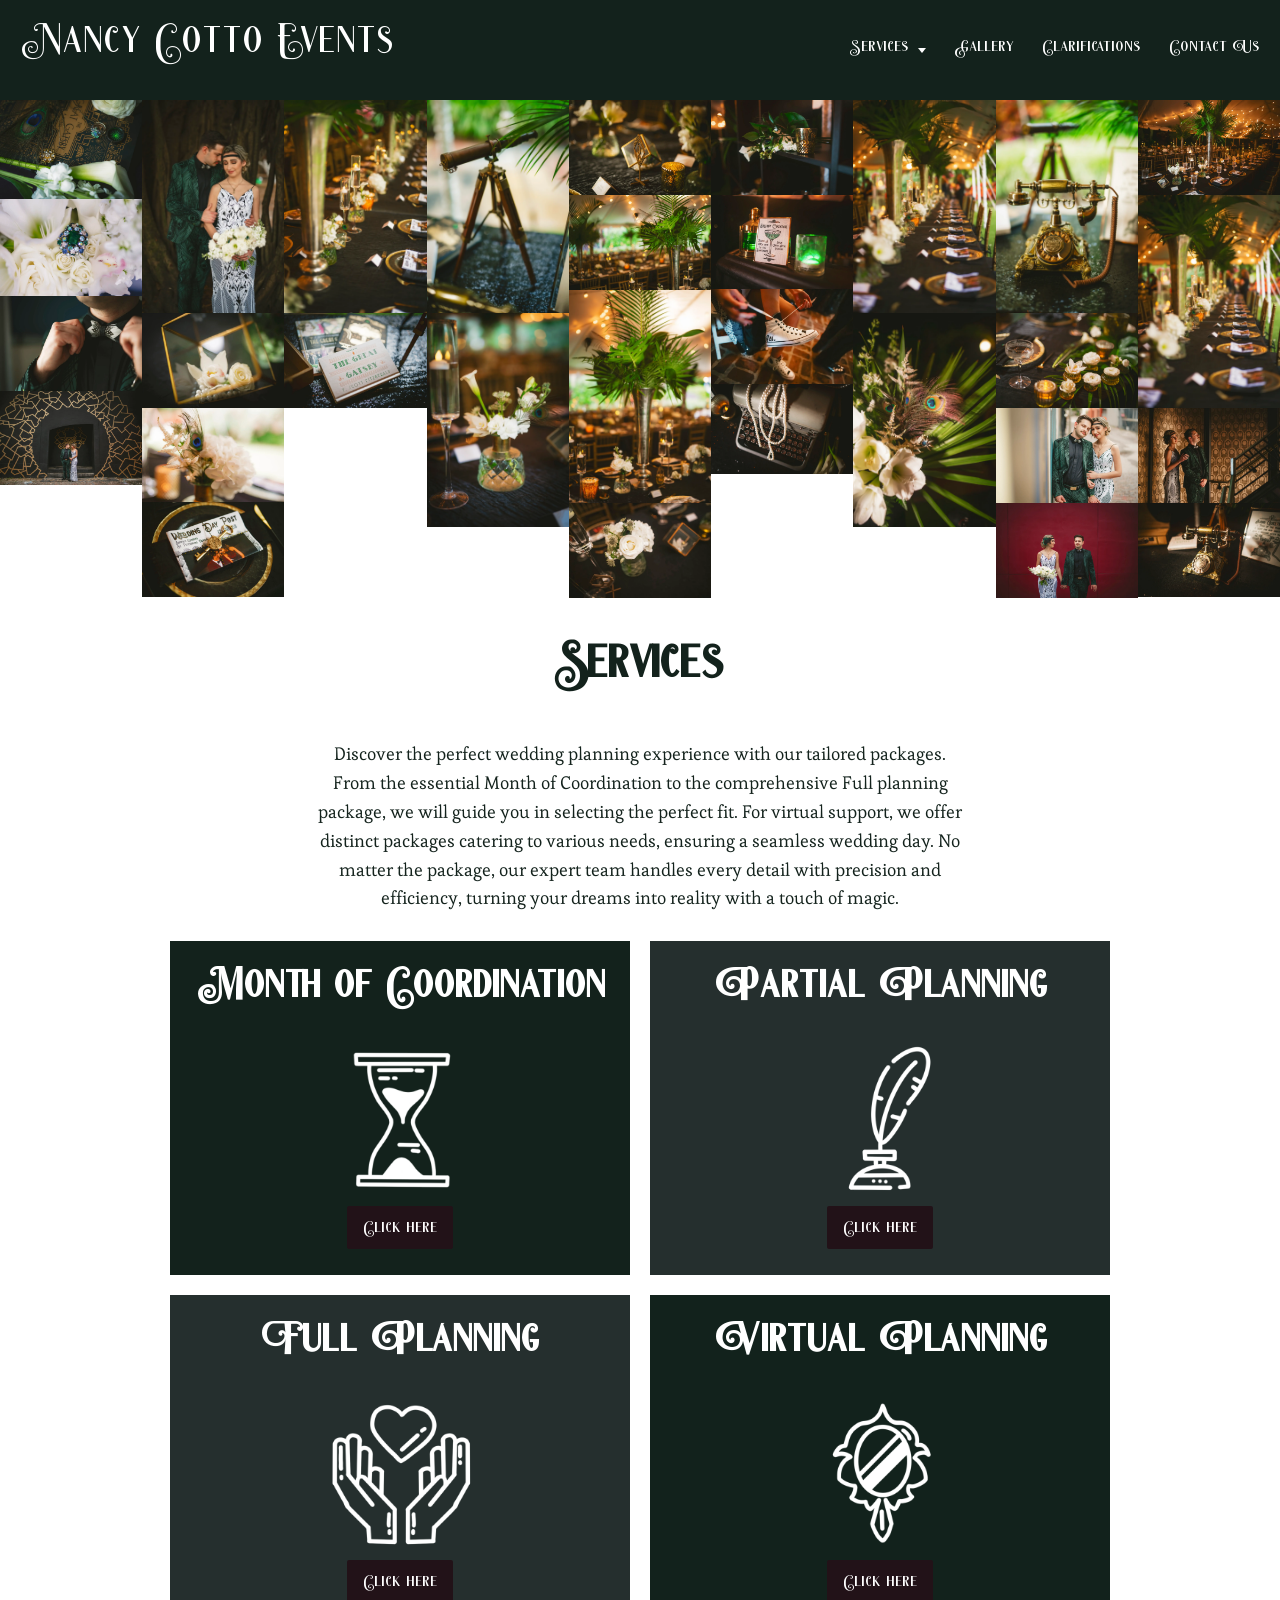
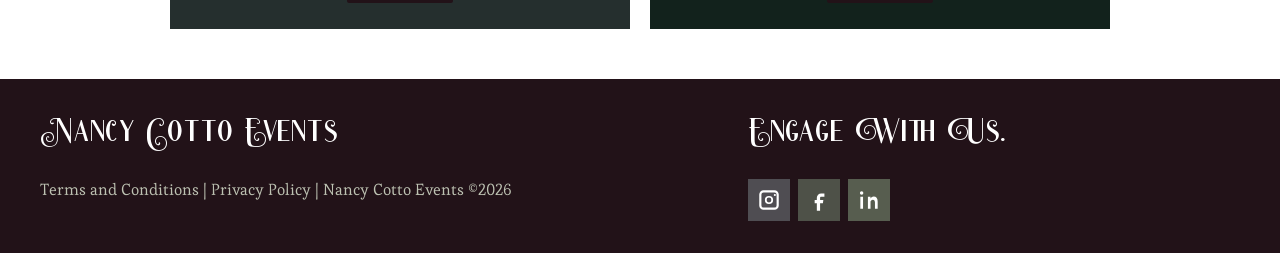
<file: services/index.html>
<!DOCTYPE html>
<html lang="en">
<head>
  <meta charset="utf-8">
  <meta name="viewport" content="width=device-width, initial-scale=1.0">
  <title>Services – Nancy Cotto Events</title>
  <meta name="description" content="Explore our comprehensive wedding planning services. From month-of coordination to full-service packages serving Tampa, Sarasota, St. Petersburg, and more.">
  <link rel="canonical" href="https://nancycottoevents.com/services/">
  <link rel="icon" href="/images/Untitled_Artwork-55.webp" type="image/webp">
  <link rel="apple-touch-icon" href="/images/Untitled_Artwork-55.webp">
  <link rel="stylesheet" href="/css/styles.css">
</head>
<body>
<header class="site-header">
  <div class="header-inner">
    <a class="logo" href="/">Nancy Cotto Events</a>
    <button class="nav-toggle" type="button" aria-expanded="false" aria-controls="site-nav"><span></span><span></span><span></span><span class="visually-hidden">Menu</span></button>
    <nav class="site-nav" id="site-nav" aria-label="Menu">
      <ul class="menu">
        <li class="has-sub">
          <a href="/#Services">Services <span class="caret" aria-hidden="true"></span></a>
          <button class="sub-toggle" type="button" aria-expanded="false" aria-label="Show Services menu"><span class="caret" aria-hidden="true"></span></button>
          <ul class="sub">
            <li><a href="/month-of-coordination/">Month of Coordination</a></li>
            <li><a href="/partial-planning/">Partial Planning</a></li>
            <li><a href="/full-planning/">Full Planning</a></li>
            <li><a href="/virtual-planning/">Virtual Planning</a></li>
          </ul>
        </li>
        <li><a href="/gallery/">Gallery</a></li>
        <li><a href="/clarifications/">Clarifications</a></li>
        <li><a href="/#ContactUs">Contact Us</a></li>
      </ul>
    </nav>
  </div>
</header>

<main>
  <div class="services-top">
    <img src="/images/NCEServicesGallery1-scaled.webp" alt="Wedding planned by Nancy Cotto Events"><img src="/images/NCEServicesGallery2-scaled.webp" alt="Wedding planned by Nancy Cotto Events"><img src="/images/NCEServicesGallery3-scaled.webp" alt="Wedding planned by Nancy Cotto Events"><img src="/images/NCEServicesGallery4-scaled.webp" alt="Wedding planned by Nancy Cotto Events"><img src="/images/NCEServicesGallery5-scaled.webp" alt="Wedding planned by Nancy Cotto Events"><img src="/images/NCEServicesGallery6-scaled.webp" alt="Wedding planned by Nancy Cotto Events"><img src="/images/NCEServicesGallery7-scaled.webp" alt="Wedding planned by Nancy Cotto Events"><img src="/images/NCEServicesGallery8-scaled.webp" alt="Wedding planned by Nancy Cotto Events"><img src="/images/NCEServicesGallery9-scaled.webp" alt="Wedding planned by Nancy Cotto Events"><img src="/images/NCEServicesGallery10-scaled.webp" alt="Wedding planned by Nancy Cotto Events"><img src="/images/NCEServicesGallery11-scaled.webp" alt="Wedding planned by Nancy Cotto Events"><img src="/images/NCEServicesGallery12-scaled.webp" alt="Wedding planned by Nancy Cotto Events"><img src="/images/NCEServicesGallery13-scaled.webp" alt="Wedding planned by Nancy Cotto Events"><img src="/images/NCEServicesGallery14-scaled.webp" alt="Wedding planned by Nancy Cotto Events"><img src="/images/NCEServicesGallery15-scaled.webp" alt="Wedding planned by Nancy Cotto Events"><img src="/images/NCEServicesGallery16-scaled.webp" alt="Wedding planned by Nancy Cotto Events"><img src="/images/NCEServicesGallery17-scaled.webp" alt="Wedding planned by Nancy Cotto Events"><img src="/images/NCEServicesGallery18-scaled.webp" alt="Wedding planned by Nancy Cotto Events"><img src="/images/NCEServicesGallery19-scaled.webp" alt="Wedding planned by Nancy Cotto Events"><img src="/images/749-scaled.webp" alt="Wedding planned by Nancy Cotto Events"><img src="/images/544-1-scaled.webp" alt="Wedding planned by Nancy Cotto Events"><img src="/images/751-scaled.webp" alt="Wedding planned by Nancy Cotto Events"><img src="/images/553-scaled.webp" alt="Wedding planned by Nancy Cotto Events"><img src="/images/549-scaled.webp" alt="Wedding planned by Nancy Cotto Events"><img src="/images/342-scaled.webp" alt="Wedding planned by Nancy Cotto Events"><img src="/images/247-scaled.webp" alt="Wedding planned by Nancy Cotto Events"><img src="/images/736-scaled.webp" alt="Wedding planned by Nancy Cotto Events"><img src="/images/544-scaled.webp" alt="Wedding planned by Nancy Cotto Events"><img src="/images/IMG_4294-scaled.webp" alt="Wedding planned by Nancy Cotto Events"><img src="/images/745-scaled.webp" alt="Wedding planned by Nancy Cotto Events">
  </div>
  <div class="services-intro">
    <h1>Services</h1>
    <p>Discover the perfect wedding planning experience with our tailored packages. From the essential Month of Coordination to the comprehensive Full planning package, we will guide you in selecting the perfect fit. For virtual support, we offer distinct packages catering to various needs, ensuring a seamless wedding day. No matter the package, our expert team handles every detail with precision and efficiency, turning your dreams into reality with a touch of magic.</p>
  </div>
  <section class="service-picks">
    <article class="service-pick tone-a">
      <h2>Month of Coordination</h2>
      <img src="/images/Hourglass.webp" alt="Month Of Coordination">
      <a class="btn btn-wine btn-sm" href="/month-of-coordination/">Click here</a>
    </article>
    <article class="service-pick tone-b">
      <h2>Partial Planning</h2>
      <img src="/images/Quill.webp" alt="Partial Planning Icon">
      <a class="btn btn-wine btn-sm" href="/partial-planning/">Click here</a>
    </article>
    <article class="service-pick tone-b">
      <h2>Full Planning</h2>
      <img src="/images/HandHeart.webp" alt="Complete Planning Icon">
      <a class="btn btn-wine btn-sm" href="/full-planning/">Click here</a>
    </article>
    <article class="service-pick tone-a">
      <h2>Virtual Planning</h2>
      <img src="/images/Mirror.webp" alt="Virtual Planning Icon">
      <a class="btn btn-wine btn-sm" href="/virtual-planning/">Click here</a>
    </article>
  </section>
</main>

<footer class="site-footer">
  <div class="footer-inner">
    <div>
      <p class="footer-brand">Nancy Cotto Events</p>
      <p class="footer-legal"><a href="/terms-and-conditions/">Terms and Conditions</a> | <a href="/privacy-policy/">Privacy Policy</a> | Nancy Cotto Events ©<span data-year>2026</span></p>
    </div>
    <div>
      <h2>Engage With Us.</h2>
      
        <div class="social">
          <a class="ig" href="https://www.instagram.com/nancycottoevents/?hl=en" target="_blank" rel="noopener noreferrer" aria-label="Instagram"><svg viewBox="0 0 24 24" aria-hidden="true"><path d="M7 3h10a4 4 0 0 1 4 4v10a4 4 0 0 1-4 4H7a4 4 0 0 1-4-4V7a4 4 0 0 1 4-4zm10 2H7a2 2 0 0 0-2 2v10a2 2 0 0 0 2 2h10a2 2 0 0 0 2-2V7a2 2 0 0 0-2-2zm-5 3.2A3.8 3.8 0 1 1 8.2 12 3.8 3.8 0 0 1 12 8.2zm0 1.6A2.2 2.2 0 1 0 14.2 12 2.2 2.2 0 0 0 12 9.8zM17.4 6.4a1 1 0 1 1-1 1 1 1 0 0 1 1-1z"/></svg></a>
          <a class="fb" href="https://www.facebook.com/NancyCottoEvents" target="_blank" rel="noopener noreferrer" aria-label="Facebook"><svg viewBox="0 0 24 24" aria-hidden="true"><path d="M14 9h3V6h-3c-2.2 0-4 1.8-4 4v2H8v3h2v7h3v-7h2.6l.4-3H13v-2c0-.6.4-1 1-1z"/></svg></a>
          <a class="li" href="https://www.linkedin.com/in/nancy-cotto-56780728/" target="_blank" rel="noopener noreferrer" aria-label="Linkedin"><svg viewBox="0 0 24 24" aria-hidden="true"><path d="M6.5 9H4V20h2.5zM5.2 4A1.6 1.6 0 1 0 5.2 7.2 1.6 1.6 0 0 0 5.2 4zM20 20h-2.5v-5.6c0-1.6-.6-2.6-2-2.6a2.1 2.1 0 0 0-2 1.4 2.6 2.6 0 0 0-.1 1v5.8H11V9h2.4v1.5a3.4 3.4 0 0 1 3-1.7c2.2 0 3.6 1.4 3.6 4.5z"/></svg></a>
        </div>
    </div>
  </div>
</footer>
<div class="lightbox" role="dialog" aria-modal="true" aria-label="Photo">
  <button class="lightbox-close" type="button" aria-label="Close">×</button>
  <img alt="">
</div>
  <script src="/js/site.js"></script>
</body>
</html>
</file>
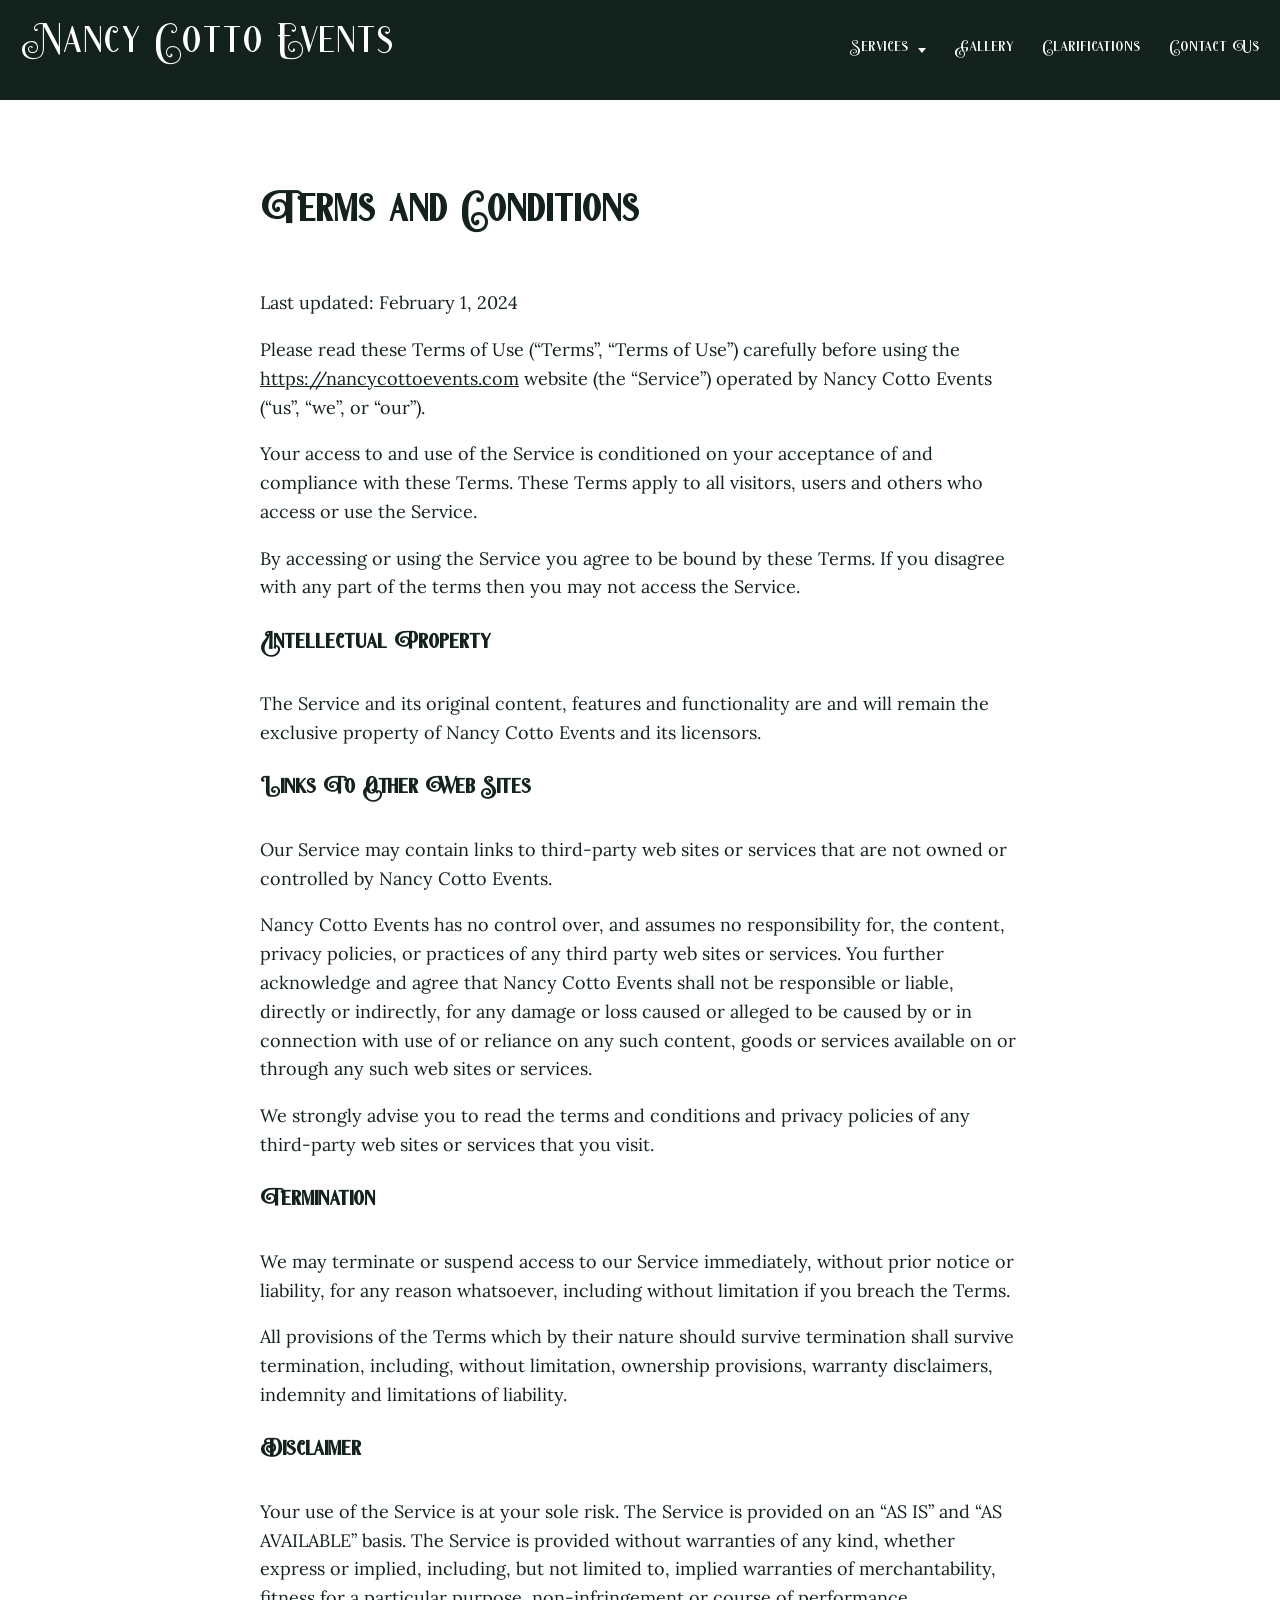
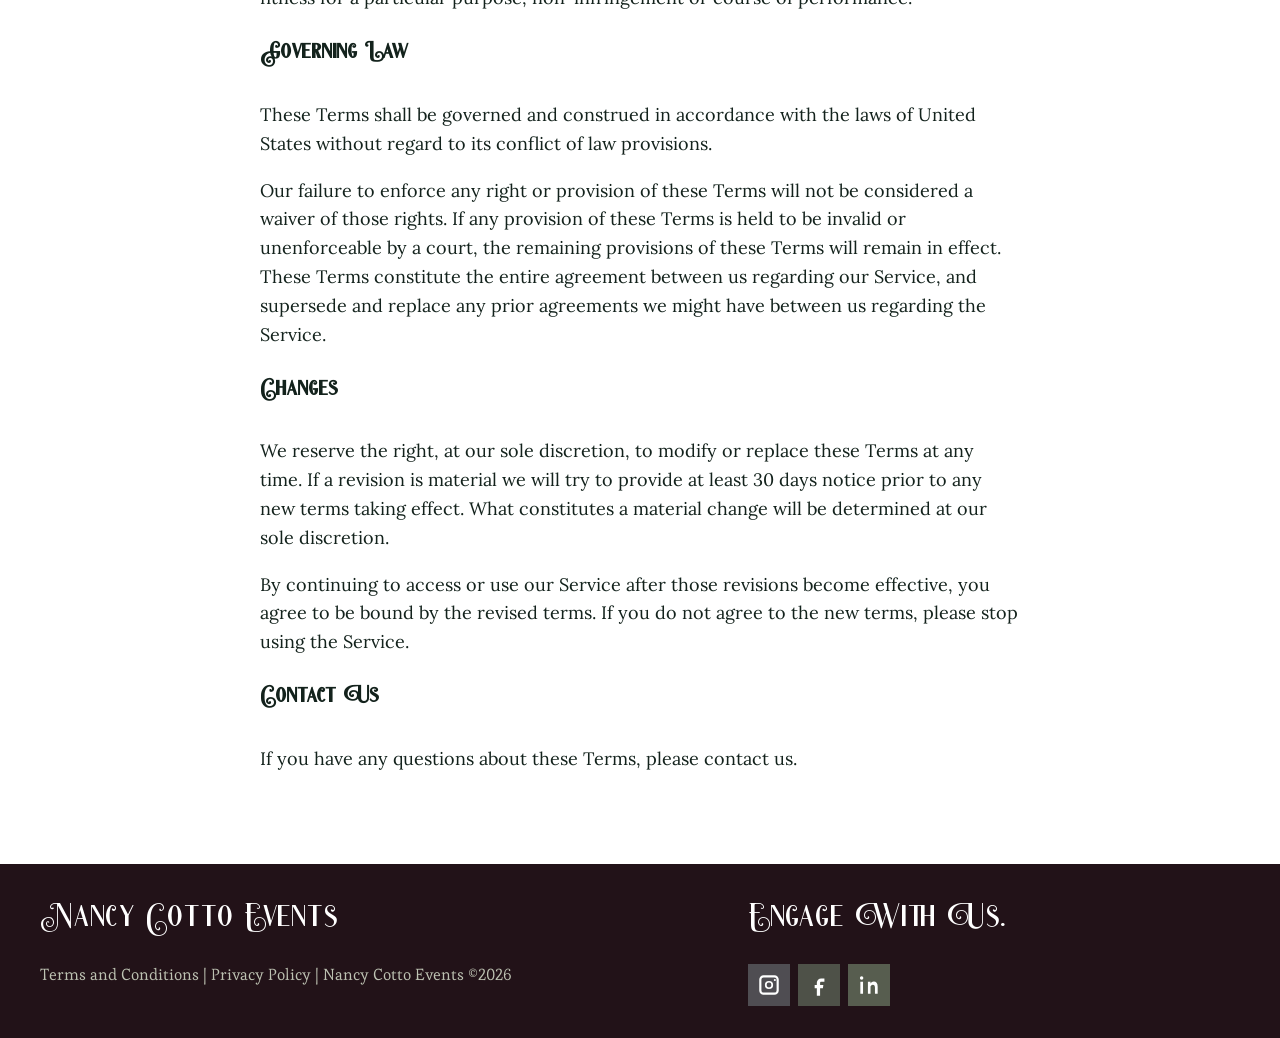
<file: terms-and-conditions/index.html>
<!DOCTYPE html>
<html lang="en">
<head>
  <meta charset="utf-8">
  <meta name="viewport" content="width=device-width, initial-scale=1.0">
  <title>Terms and Conditions – Nancy Cotto Events</title>
  <meta name="description" content="Discover the rules and guidelines governing your interaction with our services. Read our comprehensive guide to ensure a clear understanding of our agreements">
  <link rel="canonical" href="https://nancycottoevents.com/terms-and-conditions/">
  <link rel="icon" href="/images/Untitled_Artwork-55.webp" type="image/webp">
  <link rel="stylesheet" href="/css/styles.css">
</head>
<body>
<header class="site-header">
  <div class="header-inner">
    <a class="logo" href="/">Nancy Cotto Events</a>
    <button class="nav-toggle" type="button" aria-expanded="false" aria-controls="site-nav"><span></span><span></span><span></span><span class="visually-hidden">Menu</span></button>
    <nav class="site-nav" id="site-nav" aria-label="Menu">
      <ul class="menu">
        <li class="has-sub">
          <a href="/#Services">Services <span class="caret" aria-hidden="true"></span></a>
          <button class="sub-toggle" type="button" aria-expanded="false" aria-label="Show Services menu"><span class="caret" aria-hidden="true"></span></button>
          <ul class="sub">
            <li><a href="/month-of-coordination/">Month of Coordination</a></li>
            <li><a href="/partial-planning/">Partial Planning</a></li>
            <li><a href="/full-planning/">Full Planning</a></li>
            <li><a href="/virtual-planning/">Virtual Planning</a></li>
          </ul>
        </li>
        <li><a href="/gallery/">Gallery</a></li>
        <li><a href="/clarifications/">Clarifications</a></li>
        <li><a href="/#ContactUs">Contact Us</a></li>
      </ul>
    </nav>
  </div>
</header>

<main class="legal">

<h1>Terms and Conditions</h1>
<p>Last updated: February 1, 2024</p>
<p>Please read these Terms of Use (“Terms”, “Terms of Use”) carefully before using the <a href="/">https://nancycottoevents.com</a> website (the “Service”) operated by Nancy Cotto Events (“us”, “we”, or “our”).</p>
<p>Your access to and use of the Service is conditioned on your acceptance of and compliance with these Terms. These Terms apply to all visitors, users and others who access or use the Service.</p>
<p>By accessing or using the Service you agree to be bound by these Terms. If you disagree with any part of the terms then you may not access the Service.</p>
<h2>Intellectual Property</h2>
<p>The Service and its original content, features and functionality are and will remain the exclusive property of Nancy Cotto Events and its licensors.</p>
<h2>Links To Other Web Sites</h2>
<p>Our Service may contain links to third-party web sites or services that are not owned or controlled by Nancy Cotto Events.</p>
<p>Nancy Cotto Events has no control over, and assumes no responsibility for, the content, privacy policies, or practices of any third party web sites or services. You further acknowledge and agree that Nancy Cotto Events shall not be responsible or liable, directly or indirectly, for any damage or loss caused or alleged to be caused by or in connection with use of or reliance on any such content, goods or services available on or through any such web sites or services.</p>
<p>We strongly advise you to read the terms and conditions and privacy policies of any third-party web sites or services that you visit.</p>
<h2>Termination</h2>
<p>We may terminate or suspend access to our Service immediately, without prior notice or liability, for any reason whatsoever, including without limitation if you breach the Terms.</p>
<p>All provisions of the Terms which by their nature should survive termination shall survive termination, including, without limitation, ownership provisions, warranty disclaimers, indemnity and limitations of liability.</p>
<h2>Disclaimer</h2>
<p>Your use of the Service is at your sole risk. The Service is provided on an “AS IS” and “AS AVAILABLE” basis. The Service is provided without warranties of any kind, whether express or implied, including, but not limited to, implied warranties of merchantability, fitness for a particular purpose, non-infringement or course of performance.</p>
<h2>Governing Law</h2>
<p>These Terms shall be governed and construed in accordance with the laws of United States without regard to its conflict of law provisions.</p>
<p>Our failure to enforce any right or provision of these Terms will not be considered a waiver of those rights. If any provision of these Terms is held to be invalid or unenforceable by a court, the remaining provisions of these Terms will remain in effect. These Terms constitute the entire agreement between us regarding our Service, and supersede and replace any prior agreements we might have between us regarding the Service.</p>
<h2>Changes</h2>
<p>We reserve the right, at our sole discretion, to modify or replace these Terms at any time. If a revision is material we will try to provide at least 30 days notice prior to any new terms taking effect. What constitutes a material change will be determined at our sole discretion.</p>
<p>By continuing to access or use our Service after those revisions become effective, you agree to be bound by the revised terms. If you do not agree to the new terms, please stop using the Service.</p>
<h2>Contact Us</h2>
<p>If you have any questions about these Terms, please contact us.</p>

</main>
<footer class="site-footer">
  <div class="footer-inner">
    <div>
      <p class="footer-brand">Nancy Cotto Events</p>
      <p class="footer-legal"><a href="/terms-and-conditions/">Terms and Conditions</a> | <a href="/privacy-policy/">Privacy Policy</a> | Nancy Cotto Events ©<span data-year>2026</span></p>
    </div>
    <div>
      <h2>Engage With Us.</h2>
      
        <div class="social">
          <a class="ig" href="https://www.instagram.com/nancycottoevents/?hl=en" target="_blank" rel="noopener noreferrer" aria-label="Instagram"><svg viewBox="0 0 24 24" aria-hidden="true"><path d="M7 3h10a4 4 0 0 1 4 4v10a4 4 0 0 1-4 4H7a4 4 0 0 1-4-4V7a4 4 0 0 1 4-4zm10 2H7a2 2 0 0 0-2 2v10a2 2 0 0 0 2 2h10a2 2 0 0 0 2-2V7a2 2 0 0 0-2-2zm-5 3.2A3.8 3.8 0 1 1 8.2 12 3.8 3.8 0 0 1 12 8.2zm0 1.6A2.2 2.2 0 1 0 14.2 12 2.2 2.2 0 0 0 12 9.8zM17.4 6.4a1 1 0 1 1-1 1 1 1 0 0 1 1-1z"/></svg></a>
          <a class="fb" href="https://www.facebook.com/NancyCottoEvents" target="_blank" rel="noopener noreferrer" aria-label="Facebook"><svg viewBox="0 0 24 24" aria-hidden="true"><path d="M14 9h3V6h-3c-2.2 0-4 1.8-4 4v2H8v3h2v7h3v-7h2.6l.4-3H13v-2c0-.6.4-1 1-1z"/></svg></a>
          <a class="li" href="https://www.linkedin.com/in/nancy-cotto-56780728/" target="_blank" rel="noopener noreferrer" aria-label="Linkedin"><svg viewBox="0 0 24 24" aria-hidden="true"><path d="M6.5 9H4V20h2.5zM5.2 4A1.6 1.6 0 1 0 5.2 7.2 1.6 1.6 0 0 0 5.2 4zM20 20h-2.5v-5.6c0-1.6-.6-2.6-2-2.6a2.1 2.1 0 0 0-2 1.4 2.6 2.6 0 0 0-.1 1v5.8H11V9h2.4v1.5a3.4 3.4 0 0 1 3-1.7c2.2 0 3.6 1.4 3.6 4.5z"/></svg></a>
        </div>
    </div>
  </div>
</footer>
<script src="/js/site.js"></script>
</body>
</html>
</file>
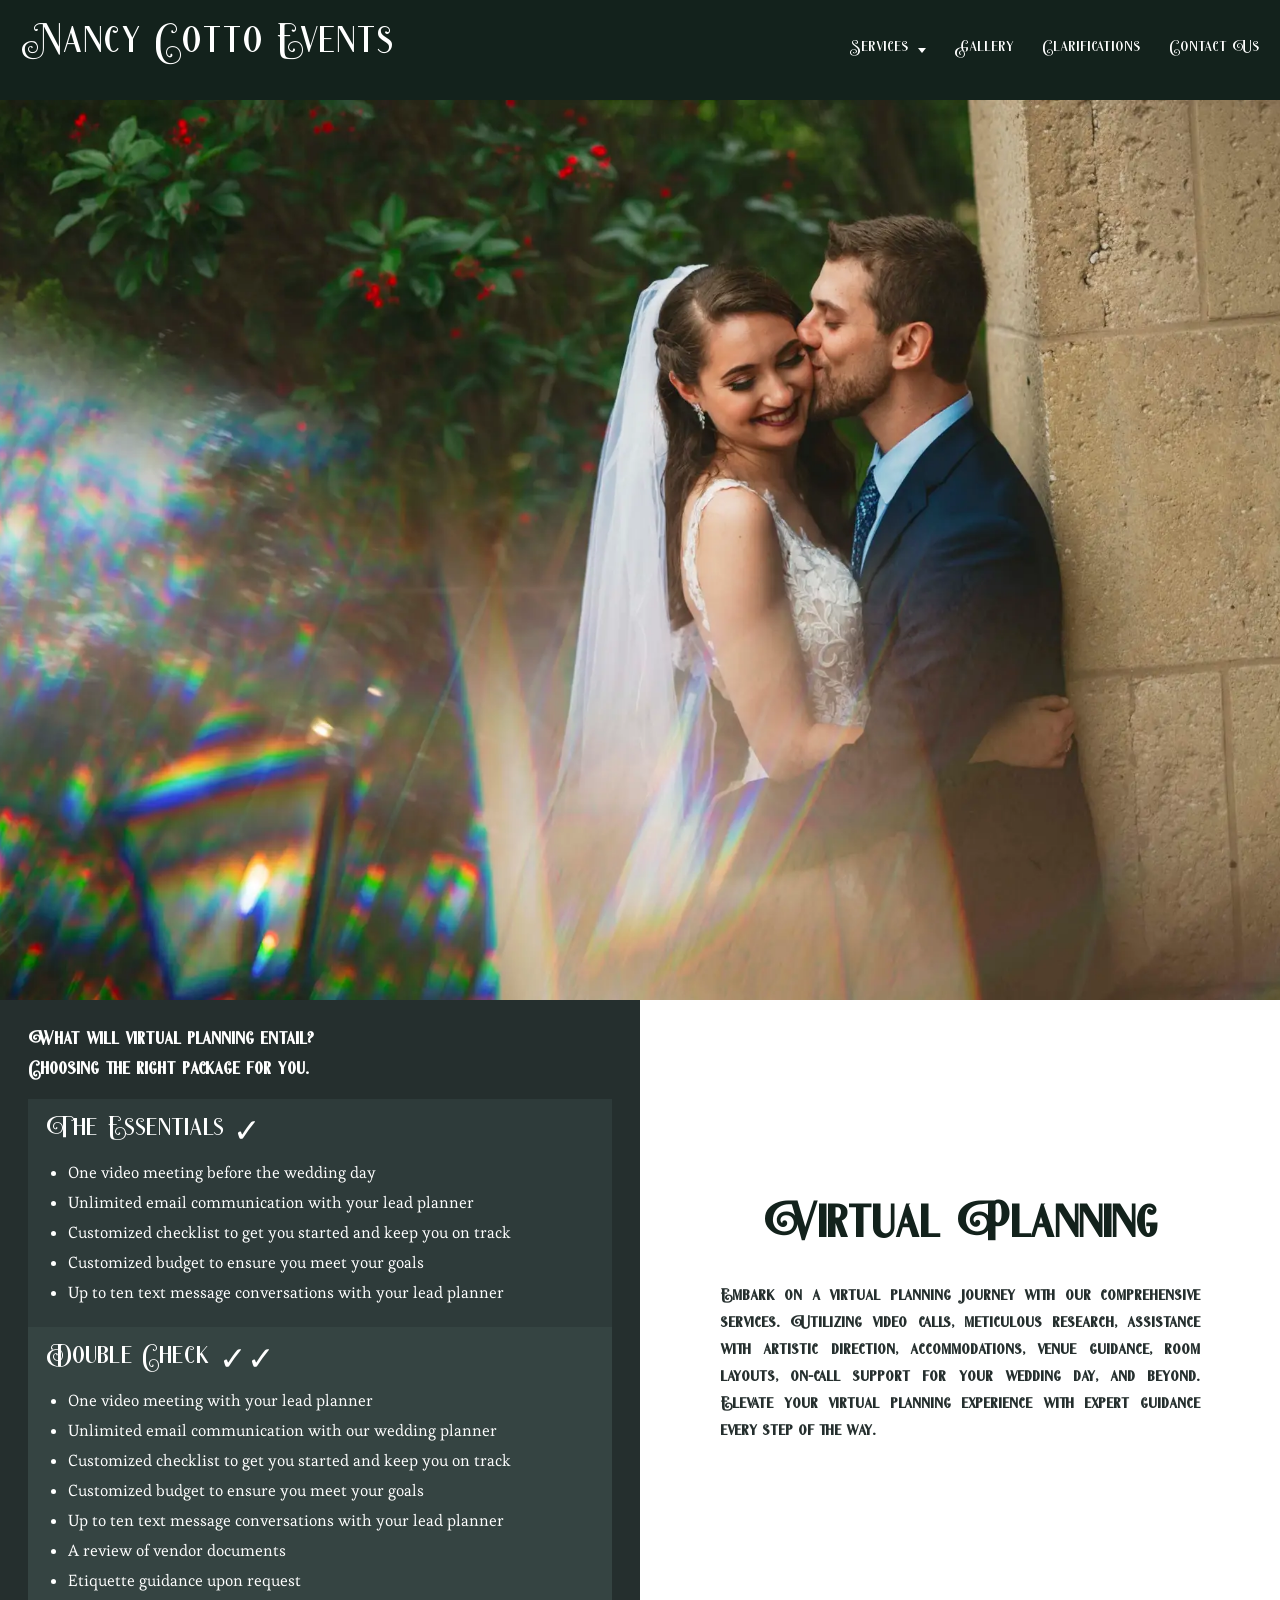
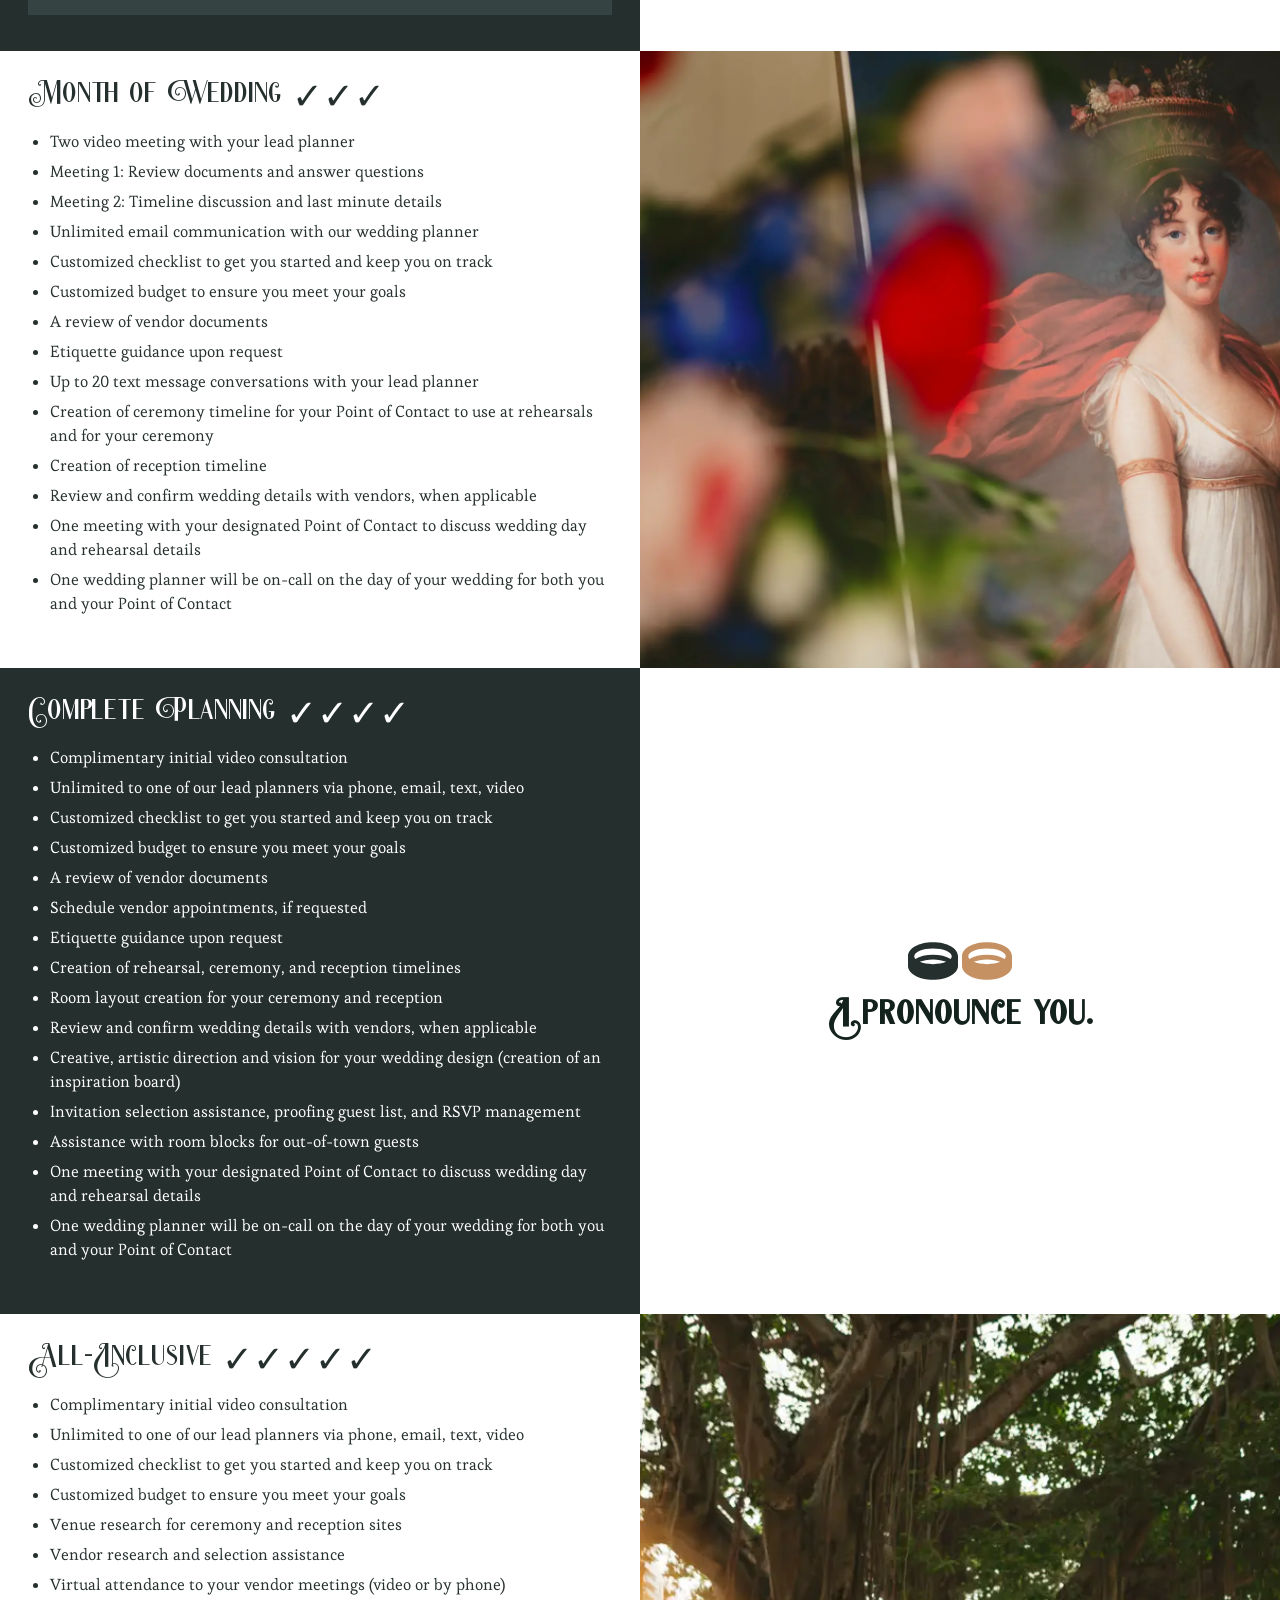
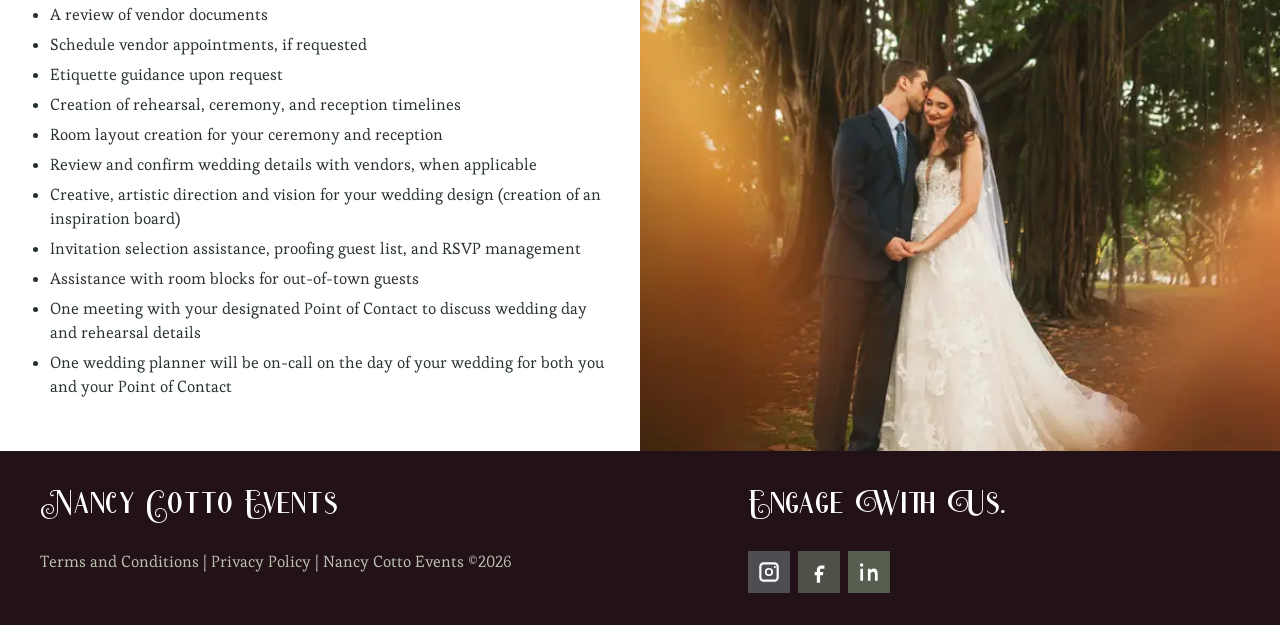
<file: virtual-planning/index.html>
<!DOCTYPE html>
<html lang="en">
<head>
  <meta charset="utf-8">
  <meta name="viewport" content="width=device-width, initial-scale=1.0">
  <title>Virtual Planning – Nancy Cotto Events</title>
  <meta name="description" content="Looking for a wedding planner but don't live in the St. Petersburg, FL,? We offer virtual packages to walk you through planning the big day!">
  <link rel="canonical" href="https://nancycottoevents.com/virtual-planning/">
  <link rel="icon" href="/images/Untitled_Artwork-55.webp" type="image/webp">
  <link rel="apple-touch-icon" href="/images/Untitled_Artwork-55.webp">
  <link rel="stylesheet" href="/css/styles.css">
</head>
<body>
<header class="site-header">
  <div class="header-inner">
    <a class="logo" href="/">Nancy Cotto Events</a>
    <button class="nav-toggle" type="button" aria-expanded="false" aria-controls="site-nav"><span></span><span></span><span></span><span class="visually-hidden">Menu</span></button>
    <nav class="site-nav" id="site-nav" aria-label="Menu">
      <ul class="menu">
        <li class="has-sub">
          <a href="/#Services">Services <span class="caret" aria-hidden="true"></span></a>
          <button class="sub-toggle" type="button" aria-expanded="false" aria-label="Show Services menu"><span class="caret" aria-hidden="true"></span></button>
          <ul class="sub">
            <li><a href="/month-of-coordination/">Month of Coordination</a></li>
            <li><a href="/partial-planning/">Partial Planning</a></li>
            <li><a href="/full-planning/">Full Planning</a></li>
            <li><a href="/virtual-planning/" aria-current="page">Virtual Planning</a></li>
          </ul>
        </li>
        <li><a href="/gallery/">Gallery</a></li>
        <li><a href="/clarifications/">Clarifications</a></li>
        <li><a href="/#ContactUs">Contact Us</a></li>
      </ul>
    </nav>
  </div>
</header>

<main class="pkg pkg-virtual">
  <section class="pkg-hero" aria-label="Virtual Planning"></section>
  <section class="pkg-row pkg-panel-first">
    <div class="pkg-title">
      <h1>Virtual Planning</h1>
      <p class="pkg-intro">Embark on a virtual planning journey with our comprehensive services. Utilizing video calls, meticulous research, assistance with artistic direction, accommodations, venue guidance, room layouts, on-call support for your wedding day, and beyond. Elevate your virtual planning experience with expert guidance every step of the way.</p>
    </div>
    <div class="pkg-panel">
      <p class="pkg-kicker">What will virtual planning entail?<br>Choosing the right package for you.</p>
    <article class="pkg-tier">
      <h2>The Essentials ✓</h2>
      <ul>
        <li>One video meeting before the wedding day</li>
        <li>Unlimited email communication with your lead planner</li>
        <li>Customized checklist to get you started and keep you on track</li>
        <li>Customized budget to ensure you meet your goals</li>
        <li>Up to ten text message conversations with your lead planner</li>
      </ul>
    </article>
    <article class="pkg-tier">
      <h2>Double Check ✓✓</h2>
      <ul>
        <li>One video meeting with your lead planner</li>
        <li>Unlimited email communication with our wedding planner</li>
        <li>Customized checklist to get you started and keep you on track</li>
        <li>Customized budget to ensure you meet your goals</li>
        <li>Up to ten text message conversations with your lead planner</li>
        <li>A review of vendor documents</li>
        <li>Etiquette guidance upon request</li>
      </ul>
    </article>
    </div>
  </section>
  <section class="pkg-row">
    <div class="pkg-panel pkg-panel-light">
      <h2>Month of Wedding ✓✓✓</h2>
      <ul>
        <li>Two video meeting with your lead planner</li>
        <li>Meeting 1: Review documents and answer questions</li>
        <li>Meeting 2: Timeline discussion and last minute details</li>
        <li>Unlimited email communication with our wedding planner</li>
        <li>Customized checklist to get you started and keep you on track</li>
        <li>Customized budget to ensure you meet your goals</li>
        <li>A review of vendor documents</li>
        <li>Etiquette guidance upon request</li>
        <li>Up to 20 text message conversations with your lead planner</li>
        <li>Creation of ceremony timeline for your Point of Contact to use at rehearsals and for your ceremony</li>
        <li>Creation of reception timeline</li>
        <li>Review and confirm wedding details with vendors, when applicable</li>
        <li>One meeting with your designated Point of Contact to discuss wedding day and rehearsal details</li>
        <li>One wedding planner will be on-call on the day of your wedding for both you and your Point of Contact</li>
      </ul>
    </div>
    <div class="pkg-photo pkg-photo-a" role="img" aria-label="Wedding celebration"></div>
  </section>
  <section class="pkg-row pkg-panel-first">
    <div class="pkg-title">
      <div class="pkg-rings" aria-hidden="true"><span></span><span></span></div>
      <h2>I pronounce you.</h2>
    </div>
    <div class="pkg-panel">
      <h2>Complete Planning ✓✓✓✓</h2>
      <ul>
        <li>Complimentary initial video consultation</li>
        <li>Unlimited to one of our lead planners via phone, email, text, video</li>
        <li>Customized checklist to get you started and keep you on track</li>
        <li>Customized budget to ensure you meet your goals</li>
        <li>A review of vendor documents</li>
        <li>Schedule vendor appointments, if requested</li>
        <li>Etiquette guidance upon request</li>
        <li>Creation of rehearsal, ceremony, and reception timelines</li>
        <li>Room layout creation for your ceremony and reception</li>
        <li>Review and confirm wedding details with vendors, when applicable</li>
        <li>Creative, artistic direction and vision for your wedding design (creation of an inspiration board)</li>
        <li>Invitation selection assistance, proofing guest list, and RSVP management</li>
        <li>Assistance with room blocks for out-of-town guests</li>
        <li>One meeting with your designated Point of Contact to discuss wedding day and rehearsal details</li>
        <li>One wedding planner will be on-call on the day of your wedding for both you and your Point of Contact</li>
      </ul>
    </div>
  </section>
  <section class="pkg-row">
    <div class="pkg-panel pkg-panel-light">
      <h2>All-Inclusive ✓✓✓✓✓</h2>
      <ul>
        <li>Complimentary initial video consultation</li>
        <li>Unlimited to one of our lead planners via phone, email, text, video</li>
        <li>Customized checklist to get you started and keep you on track</li>
        <li>Customized budget to ensure you meet your goals</li>
        <li>Venue research for ceremony and reception sites</li>
        <li>Vendor research and selection assistance</li>
        <li>Virtual attendance to your vendor meetings (video or by phone)</li>
        <li>A review of vendor documents</li>
        <li>Schedule vendor appointments, if requested</li>
        <li>Etiquette guidance upon request</li>
        <li>Creation of rehearsal, ceremony, and reception timelines</li>
        <li>Room layout creation for your ceremony and reception</li>
        <li>Review and confirm wedding details with vendors, when applicable</li>
        <li>Creative, artistic direction and vision for your wedding design (creation of an inspiration board)</li>
        <li>Invitation selection assistance, proofing guest list, and RSVP management</li>
        <li>Assistance with room blocks for out-of-town guests</li>
        <li>One meeting with your designated Point of Contact to discuss wedding day and rehearsal details</li>
        <li>One wedding planner will be on-call on the day of your wedding for both you and your Point of Contact</li>
      </ul>
    </div>
    <div class="pkg-photo pkg-photo-b" role="img" aria-label="Wedding details"></div>
  </section>
</main>

<footer class="site-footer">
  <div class="footer-inner">
    <div>
      <p class="footer-brand">Nancy Cotto Events</p>
      <p class="footer-legal"><a href="/terms-and-conditions/">Terms and Conditions</a> | <a href="/privacy-policy/">Privacy Policy</a> | Nancy Cotto Events ©<span data-year>2026</span></p>
    </div>
    <div>
      <h2>Engage With Us.</h2>
      
        <div class="social">
          <a class="ig" href="https://www.instagram.com/nancycottoevents/?hl=en" target="_blank" rel="noopener noreferrer" aria-label="Instagram"><svg viewBox="0 0 24 24" aria-hidden="true"><path d="M7 3h10a4 4 0 0 1 4 4v10a4 4 0 0 1-4 4H7a4 4 0 0 1-4-4V7a4 4 0 0 1 4-4zm10 2H7a2 2 0 0 0-2 2v10a2 2 0 0 0 2 2h10a2 2 0 0 0 2-2V7a2 2 0 0 0-2-2zm-5 3.2A3.8 3.8 0 1 1 8.2 12 3.8 3.8 0 0 1 12 8.2zm0 1.6A2.2 2.2 0 1 0 14.2 12 2.2 2.2 0 0 0 12 9.8zM17.4 6.4a1 1 0 1 1-1 1 1 1 0 0 1 1-1z"/></svg></a>
          <a class="fb" href="https://www.facebook.com/NancyCottoEvents" target="_blank" rel="noopener noreferrer" aria-label="Facebook"><svg viewBox="0 0 24 24" aria-hidden="true"><path d="M14 9h3V6h-3c-2.2 0-4 1.8-4 4v2H8v3h2v7h3v-7h2.6l.4-3H13v-2c0-.6.4-1 1-1z"/></svg></a>
          <a class="li" href="https://www.linkedin.com/in/nancy-cotto-56780728/" target="_blank" rel="noopener noreferrer" aria-label="Linkedin"><svg viewBox="0 0 24 24" aria-hidden="true"><path d="M6.5 9H4V20h2.5zM5.2 4A1.6 1.6 0 1 0 5.2 7.2 1.6 1.6 0 0 0 5.2 4zM20 20h-2.5v-5.6c0-1.6-.6-2.6-2-2.6a2.1 2.1 0 0 0-2 1.4 2.6 2.6 0 0 0-.1 1v5.8H11V9h2.4v1.5a3.4 3.4 0 0 1 3-1.7c2.2 0 3.6 1.4 3.6 4.5z"/></svg></a>
        </div>
    </div>
  </div>
</footer>
<div class="lightbox" role="dialog" aria-modal="true" aria-label="Photo">
  <button class="lightbox-close" type="button" aria-label="Close">×</button>
  <img alt="">
</div>
  <script src="/js/site.js"></script>
</body>
</html>
</file>
<file: css/styles.css>
@font-face {
  font-family: "Crows Caps";
  font-style: normal;
  font-weight: 400;
  font-display: swap;
  src: url("/fonts/Crows-Caps.ttf") format("truetype");
}

@font-face {
  font-family: Esteban;
  font-style: normal;
  font-weight: 400;
  font-display: swap;
  src: url("/fonts/esteban-400.woff2") format("woff2");
}

@font-face {
  font-family: Lora;
  font-style: normal;
  font-weight: 400;
  font-display: swap;
  src: url("/fonts/lora-400.woff2") format("woff2");
}

@font-face {
  font-family: Lora;
  font-style: italic;
  font-weight: 400;
  font-display: swap;
  src: url("/fonts/lora-400-italic.woff2") format("woff2");
}

@font-face {
  font-family: "Special Elite";
  font-style: normal;
  font-weight: 400;
  font-display: swap;
  src: url("/fonts/special-elite-400.woff2") format("woff2");
}

:root {
  --green: #13221c;
  --green-deep: #12221c;
  --slate: #252f2e;
  --olive: #575d4f;
  --olive-mid: #4e5148;
  --wine: #221218;
  --gold: #c59163;
  --tan: #cbb196;
  --sage: #bec3b3;
  --ink: #181f1e;
  --display: "Crows Caps", "Palatino Linotype", Palatino, serif;
  --body: Esteban, Georgia, "Times New Roman", serif;
  --serif: Lora, Georgia, serif;
  --type: "Special Elite", "Courier New", monospace;
  --max: 1140px;
}

*,
*::before,
*::after {
  box-sizing: border-box;
}

html {
  scroll-behavior: smooth;
}

body {
  margin: 0;
  color: var(--green);
  background: #fff;
  font-family: var(--body);
  font-size: 18px;
  line-height: 1.6;
}

img {
  max-width: 100%;
  height: auto;
}

a {
  color: var(--sage);
}

a:hover {
  color: var(--gold);
}

button,
input,
textarea {
  font-family: inherit;
}

.visually-hidden {
  position: absolute;
  width: 1px;
  height: 1px;
  padding: 0;
  margin: -1px;
  overflow: hidden;
  clip: rect(0, 0, 0, 0);
  white-space: nowrap;
  border: 0;
}

.site-header {
  background: var(--green);
  color: #fff;
}

.header-inner {
  display: flex;
  align-items: center;
  justify-content: space-between;
  gap: 24px;
  width: min(1280px, calc(100% - 40px));
  min-height: 100px;
  margin: 0 auto;
}

.logo {
  color: #fff;
  font-family: var(--display);
  font-size: 50px;
  font-weight: 400;
  line-height: 1;
  text-decoration: none;
}

.logo:hover {
  color: var(--tan);
}

.nav-toggle {
  display: none;
  width: 48px;
  height: 44px;
  padding: 10px 8px;
  border: 0;
  background: var(--gold);
  cursor: pointer;
}

.nav-toggle span:not(.visually-hidden) {
  display: block;
  height: 2px;
  margin: 5px 0;
  background: var(--green);
}

.menu,
.sub {
  margin: 0;
  padding: 0;
  list-style: none;
}

.site-nav {
  align-self: stretch;
  display: flex;
}

.menu {
  display: flex;
  align-items: stretch;
  gap: 28px;
}

.menu > li {
  display: flex;
  align-items: center;
}

.menu > li > a {
  color: #fff;
  font-family: var(--display);
  font-size: 20px;
  font-weight: 500;
  text-decoration: none;
}

.menu > li > a:hover,
.menu > li > a[aria-current="page"] {
  color: var(--tan);
}

.has-sub {
  position: relative;
  display: flex;
  align-items: center;
  gap: 4px;
}

.caret {
  display: inline-block;
  width: 0;
  height: 0;
  margin-left: 4px;
  border-left: 4px solid transparent;
  border-right: 4px solid transparent;
  border-top: 5px solid currentColor;
  vertical-align: 2px;
}

.sub-toggle {
  display: none;
}

.sub {
  position: absolute;
  top: 100%;
  left: 0;
  z-index: 20;
  min-width: 230px;
  margin-top: 8px;
  padding: 8px 0;
  background: #fff;
  box-shadow: 0 10px 28px rgba(0, 0, 0, 0.18);
  opacity: 0;
  visibility: hidden;
  transform: translateY(6px);
}

.sub::before {
  content: "";
  position: absolute;
  top: -14px;
  right: 0;
  left: 0;
  height: 14px;
}

.has-sub:hover > .sub,
.has-sub:focus-within > .sub,
.has-sub.open > .sub {
  opacity: 1;
  visibility: visible;
  transform: none;
}

.sub a {
  display: block;
  padding: 10px 18px;
  color: #33373d;
  font-family: var(--display);
  font-size: 16px;
  font-weight: 600;
  text-decoration: none;
}

.sub a:hover,
.sub a:focus,
.sub a[aria-current="page"] {
  color: var(--tan);
  background: var(--wine);
}

.hero-home {
  min-height: 100vh;
  background: #111 url("/images/NCEServicesGallery13-scaled.webp") 0 -150px / cover no-repeat;
}

.intro {
  padding: 28px 20px 18px;
  text-align: center;
}

.kicker {
  margin: 0;
  color: var(--green);
  font-family: var(--display);
  font-size: 65px;
  font-weight: 700;
  line-height: 1.05;
}

.places {
  margin: 8px 0;
  color: var(--green);
  font-family: var(--display);
  font-size: 30px;
  font-weight: 700;
}

.intro h1,
.page-hero h1,
.band h2,
.section-title {
  font-family: var(--display);
  font-weight: 600;
  line-height: 1.05;
}

.intro h1 {
  margin: 8px 0 0;
  color: var(--green);
  font-size: 26px;
}

.band {
  padding: 36px 20px 28px;
  text-align: center;
}

.band-slate {
  background: var(--slate);
  color: #fff;
}

.band h2,
.section-title {
  margin: 0 0 10px;
}

.band-slate h2 {
  color: #fff;
  font-size: 65px;
}

.lead {
  width: min(920px, 100%);
  margin: 18px auto 22px;
  color: #fff;
  font-size: 20px;
  text-align: left;
}

.btn {
  display: inline-block;
  padding: 15px 16px 8px;
  border-radius: 2px;
  font-family: var(--display);
  font-size: 26px;
  font-weight: 500;
  line-height: 1;
  text-decoration: none;
}

.btn-wine {
  background: var(--wine);
  color: #fff;
}

.btn-wine:hover,
.btn-wine:focus {
  background: var(--gold);
  color: var(--green-deep);
}

.btn-gold {
  background: var(--gold);
  color: var(--green);
}

.btn-gold:hover,
.btn-gold:focus {
  background: var(--wine);
  color: #fff;
}

.btn-green {
  background: var(--green-deep);
  color: #fff;
}

.btn-green:hover,
.btn-green:focus {
  background: var(--gold);
  color: var(--green-deep);
}

.btn-sm {
  font-size: 20px;
  font-weight: 400;
}

.package-row {
  display: grid;
  grid-template-columns: repeat(4, 1fr);
  background: #1b1b1b url("/images/BackgroundBoxes.webp") center / 1920px 3px repeat;
}

.package-card {
  display: flex;
  flex-direction: column;
  align-items: center;
  justify-content: center;
  gap: 8px;
  min-height: 270px;
  padding: 28px 16px;
  color: #fff;
  text-align: center;
  text-decoration: none;
}

.package-card:hover {
  color: var(--gold);
}

.package-card img {
  width: 92px;
  height: 92px;
}

.package-card h3 {
  margin: 0;
  color: #fff;
  font-family: var(--display);
  font-size: 40px;
  font-weight: 600;
  line-height: 1;
}

.package-card:hover h3 {
  color: var(--gold);
}

.tone-a { background: var(--green-deep); }
.tone-b { background: var(--slate); }

.gallery-band {
  padding: 45px 0 25px;
  background: var(--green);
  text-align: center;
}

.gallery-band .band-inner {
  width: min(1140px, calc(100% - 30px));
  margin: 0 auto;
}

.gallery-band h2 {
  margin: 0 0 18px;
  color: #fff;
  font-family: var(--display);
  font-size: 65px;
  font-weight: 600;
}

.gallery-band .btn {
  margin-bottom: 28px;
}

.photo-grid {
  display: grid;
  grid-template-columns: repeat(4, 1fr);
  gap: 6px;
  padding: 0 6px 6px;
}

.photo-grid a,
.photo-grid button {
  display: block;
  padding: 0;
  border: 0;
  background: #000;
  cursor: pointer;
}

.photo-grid img {
  display: block;
  width: 100%;
  height: 220px;
  object-fit: cover;
}

.gallery-band .photo-grid {
  display: block;
  columns: 5;
  column-gap: 10px;
  padding: 0;
}

.gallery-band .photo-grid button {
  width: 100%;
  margin: 0 0 10px;
  break-inside: avoid;
  background: transparent;
}

.gallery-band .photo-grid img {
  height: auto;
  object-fit: unset;
}

.photo-grid.gallery-mosaic {
  display: block;
  columns: 4;
  column-gap: 0;
  padding: 0;
}

.photo-grid.gallery-mosaic button {
  width: 100%;
  margin: 0;
  break-inside: avoid;
  background: transparent;
}

.photo-grid.gallery-mosaic img {
  height: auto;
  object-fit: unset;
}

.faq-band {
  display: grid;
  grid-template-columns: 570px minmax(0, 1fr);
  column-gap: clamp(28px, calc((100vw - 1140px) / 4), 72px);
  align-items: stretch;
  width: calc(100% - max(15px, (100% - 1140px) / 2));
  margin-left: max(15px, calc((100% - 1140px) / 2));
  min-height: 640px;
  background: #fff;
}

.faq-copy {
  width: auto;
  margin-left: 0;
  padding: 30px 0 40px;
  background: #fff;
}

.faq-art {
  background: url("/images/Faq2-scaled.webp") right center / cover no-repeat;
  min-height: 640px;
}

.faq-copy h2 {
  margin: 0 0 16px;
  color: var(--green);
  font-family: var(--display);
  font-size: 52px;
  font-weight: 600;
  line-height: 1;
  text-align: center;
}

.faq-copy p {
  margin: 0 0 14px;
  color: var(--green-deep);
  font-family: var(--body);
  font-size: 16px;
}

.faq-copy .btn {
  display: table;
  margin: 18px auto 0;
}

.notes {
  background: var(--wine);
  color: #fff;
  padding: 40px 0 36px;
}

.notes-grid {
  display: grid;
  grid-template-columns: 27.085fr 45.525fr 28.775fr;
  width: min(1140px, calc(100% - 24px));
  margin: 0 auto;
  align-items: start;
}

.note-col {
  min-width: 0;
}

.quote {
  margin: 0 0 18px;
  font-family: var(--type);
  font-size: 15px;
  letter-spacing: 0.3px;
  line-height: 1.55;
}

.quote p {
  margin: 0 0 12px;
}

.couple {
  width: 109px;
  height: 108px;
  border-radius: 50%;
  object-fit: cover;
}

.couple.left {
  float: left;
  margin: 0 12px 8px 0;
}

.couple.right {
  float: right;
  margin: 0 0 8px 12px;
}

.quote-name {
  clear: both;
  margin: 8px 0 0;
  font-family: var(--display);
  font-size: 30px;
  text-align: right;
}

.note-photos {
  display: block;
  columns: 2;
  column-gap: 10px;
}

.note-photos button {
  display: block;
  width: 100%;
  margin: 0 0 10px;
  padding: 0;
  border: 0;
  background: transparent;
  break-inside: avoid;
  cursor: pointer;
}

.note-photos img {
  display: block;
  width: 100%;
  height: auto;
}

.notes h2 {
  margin: 0 0 12px;
  color: #fff;
  font-family: var(--display);
  font-size: 66px;
  font-weight: 600;
  text-align: center;
}

.note-feature {
  display: block;
  width: 100%;
  height: auto;
  margin: 0 0 16px;
}

.note-center .carousel {
  width: 100%;
}

.note-center .slide {
  min-height: 0;
  padding: 0 34px;
  font-size: 15px;
}

.note-center .carousel-btn.prev { left: 0; }
.note-center .carousel-btn.next { right: 0; }

.carousel {
  position: relative;
  width: min(820px, calc(100% - 80px));
  margin: 0 auto;
}

.slides {
  overflow: hidden;
}

.slide {
  display: none;
  min-height: 280px;
  color: #fff;
  font-family: var(--type);
  font-size: 17.5px;
  line-height: 1.55;
  text-align: center;
}

.slide.is-active {
  display: block;
}

.slide p {
  margin: 0 0 14px;
}

.slide .who {
  display: flex;
  align-items: center;
  justify-content: center;
  gap: 20px;
  margin-top: 8px;
  font-family: var(--display);
  font-size: 24px;
  font-weight: 600;
}

.slide .who img {
  width: 50px;
  height: 50px;
  border-radius: 999px;
  object-fit: cover;
  flex-shrink: 0;
}

.carousel-btn {
  position: absolute;
  top: 40%;
  width: 42px;
  height: 42px;
  border: 0;
  background: transparent;
  color: #fff;
  font-size: 32px;
  cursor: pointer;
}

.carousel-btn.prev { left: -48px; }
.carousel-btn.next { right: -48px; }

.dots {
  display: flex;
  justify-content: center;
  gap: 8px;
  margin-top: 16px;
}

.dots button {
  width: 10px;
  height: 10px;
  padding: 0;
  border: 0;
  border-radius: 50%;
  background: rgba(255, 255, 255, 0.4);
  cursor: pointer;
}

.dots button[aria-current="true"] {
  background: var(--gold);
}

.team-head {
  width: 100%;
  margin: 0;
  padding: 25px 16px 8px;
  text-align: center;
}

.team-head h2 {
  margin: 0;
  color: var(--green);
  font-family: var(--display);
  font-size: 60px;
  font-weight: 600;
}

.team {
  display: grid;
  grid-template-columns: repeat(3, 1fr);
}

.flip {
  position: relative;
  height: 640px;
  perspective: 1200px;
  background: transparent;
  border: 0;
  padding: 0;
  cursor: pointer;
  color: #fff;
  text-align: center;
}

.flip-inner {
  position: relative;
  height: 100%;
  transform-style: preserve-3d;
  transition: transform 0.7s ease;
}

.flip.is-flipped .flip-inner,
.flip:focus-visible .flip-inner {
  transform: rotateY(180deg);
}

@media (hover: hover) and (pointer: fine) {
  .flip:hover .flip-inner {
    transform: rotateY(180deg);
  }
}

.flip-face {
  position: absolute;
  inset: 0;
  overflow: hidden;
  backface-visibility: hidden;
  -webkit-backface-visibility: hidden;
}

.flip-front {
  z-index: 2;
  display: flex;
  flex-direction: column;
  align-items: center;
  justify-content: flex-end;
  padding: 18px 16px 22px;
  transform: rotateY(0deg);
}

.flip-front img {
  display: block;
  width: auto;
  max-width: 86%;
  height: auto;
  max-height: calc(100% - 78px);
  margin: 0 auto auto;
  object-fit: contain;
  object-position: center bottom;
}

.flip-front p,
.flip-back p {
  margin: 8px 0;
}

.role {
  flex: 0 0 auto;
  font-family: var(--body);
  font-size: 16px;
  line-height: 1.35;
}

.role .where {
  display: block;
  margin-top: 4px;
  font-family: var(--display);
  font-size: 22px;
  line-height: 1;
}

.flip-back {
  display: flex;
  flex-direction: column;
  align-items: center;
  justify-content: center;
  padding: 28px 22px;
  transform: rotateY(180deg);
}

.flip-back h3 {
  margin: 0 0 12px;
  font-family: var(--display);
  font-size: 36px;
  font-weight: 600;
}

.flip-back p {
  font-family: var(--serif);
  font-size: 15px;
  line-height: 1.45;
}

.flip-nancy .flip-front { background: var(--slate); }
.flip-nancy .flip-back { background: #2f3d3c; }
.flip-debbie .flip-front { background: var(--olive-mid); }
.flip-debbie .flip-back { background: #5c6056; }
.flip-brittany .flip-front { background: var(--olive); }
.flip-brittany .flip-back { background: #686f5f; }

.contact {
  display: grid;
  grid-template-columns: 1fr 1fr;
  background: var(--olive);
}

.contact-photo {
  min-height: 640px;
  background: url("/images/745-scaled.webp") center / cover no-repeat;
}

.contact-copy {
  background: var(--slate);
  padding: 30px 20px 16px 28px;
  color: var(--sage);
}

.contact-copy h2 {
  margin: 0 0 8px;
  color: var(--sage);
  font-family: var(--display);
  font-size: 60px;
  font-weight: 600;
}

.contact-copy p {
  margin: 0 0 8px;
  font-family: var(--display);
  font-size: 28px;
}

.contact-copy a {
  color: var(--sage);
  text-decoration: none;
}

.contact-copy a:hover {
  color: var(--gold);
}

.contact-form {
  background: var(--olive);
  padding: 40px 40px 28px;
}

.contact-jotform {
  overflow: visible;
}

.contact-jotform iframe {
  display: block;
  width: 100%;
  max-width: 100%;
}

.contact-form h2 {
  margin: 8px 0 18px;
  color: var(--ink);
  font-family: var(--display);
  font-size: 50px;
  font-weight: 600;
  text-align: center;
}

.badges {
  display: flex;
  flex-wrap: wrap;
  justify-content: center;
  gap: 14px;
  align-items: center;
}

.badges img {
  width: 140px;
  height: auto;
}

.site-footer {
  background: var(--wine);
  color: #fff;
}

.footer-inner {
  display: grid;
  grid-template-columns: 1.4fr 1fr;
  gap: 20px;
  width: min(1200px, calc(100% - 40px));
  margin: 0 auto;
  padding: 28px 0 32px;
}

.footer-brand,
.site-footer h2 {
  margin: 0 0 8px;
  color: #fff;
  font-family: var(--display);
  font-size: 40px;
  font-weight: 400;
}

.footer-legal {
  margin: 0;
  color: var(--sage);
  font-family: var(--body);
  font-size: 16px;
  line-height: 1.4;
  white-space: nowrap;
}

.footer-legal a {
  color: var(--sage);
  text-decoration: none;
}

.footer-legal a:hover {
  color: var(--gold);
}

.social {
  display: flex;
  gap: 8px;
}

.social a {
  display: grid;
  place-items: center;
  width: 42px;
  height: 42px;
  color: #fff;
  text-decoration: none;
}

.social svg {
  width: 26px;
  height: 26px;
  fill: currentColor;
}

.social .ig { background: #4f4d52; }
.social .fb { background: #4e5148; }
.social .li { background: #575d4f; }

.page-hero {
  display: grid;
  place-items: end center;
  min-height: 100vh;
  padding: 40px 20px;
  background-position: center top;
  background-size: cover;
  background-repeat: no-repeat;
  color: #fff;
  text-align: center;
}

.pkg-hero {
  min-height: 100vh;
  background-color: var(--wine);
  background-repeat: no-repeat;
  background-size: cover;
}

.pkg-row {
  display: grid;
  grid-template-columns: 1fr 1fr;
  align-items: stretch;
}

.pkg-title {
  display: flex;
  flex-direction: column;
  align-items: center;
  justify-content: center;
  gap: 12px;
  padding: 36px 28px;
  background: #fff;
  text-align: center;
}

.pkg-title h1,
.pkg-title h2 {
  margin: 0;
  color: var(--green);
  font-family: var(--display);
  font-weight: 600;
  line-height: 1.05;
}

.pkg-title h1 { font-size: 60px; }
.pkg-title h2 { font-size: 45px; }

.pkg-intro {
  width: calc(100% - 104px);
  margin: 8px auto 0;
  color: var(--slate);
  font-family: var(--display);
  font-size: 20px;
  font-weight: 600;
  line-height: 1.35;
  text-align: justify;
}

.pkg-partial .pkg-intro {
  color: #221218;
  text-align: center;
}

.pkg-rings {
  display: flex;
  justify-content: center;
  gap: 4px;
}

.pkg-rings span {
  width: 50px;
  height: 50px;
  background-color: #252F2E;
  -webkit-mask: url("/images/ring.svg") center / contain no-repeat;
  mask: url("/images/ring.svg") center / contain no-repeat;
}

.pkg-rings span + span {
  background-color: #C59163;
}

.pkg-month .pkg-rings span { background-color: #13221C; }
.pkg-partial .pkg-rings span { background-color: #221218; }
.pkg-month .pkg-rings span + span,
.pkg-partial .pkg-rings span + span { background-color: #C59163; }

.pkg-panel {
  padding: 28px 28px 36px;
  background: var(--green);
  color: #fff;
}

.pkg-month .pkg-panel { background: var(--green); }
.pkg-partial .pkg-panel { background: var(--wine); }
.pkg-full .pkg-panel,
.pkg-virtual .pkg-panel { background: var(--slate); }

.pkg-panel-light,
.pkg-partial .pkg-panel-light,
.pkg-full .pkg-panel-light,
.pkg-virtual .pkg-panel-light,
.pkg-month .pkg-panel-light {
  background: #fff;
  color: var(--green);
}

.pkg-virtual .pkg-panel-light { color: var(--slate); }

.pkg-panel h2,
.pkg-kicker {
  margin: 18px 0 8px;
  color: inherit;
  font-family: var(--display);
  font-size: 37px;
  font-weight: 400;
  line-height: 1.15;
}

.pkg-panel h2:first-child,
.pkg-kicker:first-child { margin-top: 0; }

.pkg-panel h3 {
  margin: 16px 0 6px;
  color: inherit;
  font-family: var(--display);
  font-size: 22px;
  font-weight: 600;
  line-height: 1.25;
}

.pkg-panel p {
  margin: 0 0 12px;
  font-family: var(--display);
  font-size: 22px;
  font-weight: 600;
  line-height: 1.35;
}

.pkg-panel li {
  margin: 0 0 6px;
  font-family: var(--body);
  font-size: 16px;
  font-weight: 400;
  line-height: 1.5;
}

.pkg-panel ul { margin: 8px 0 16px; padding-left: 1.2em; }

.pkg-panel p em {
  font-family: var(--body);
  font-size: 16px;
  font-style: italic;
  font-weight: 400;
}

.pkg-tier { margin: 0 0 0; padding: 16px 18px 6px; background: #2e3b3a; }
.pkg-tier + .pkg-tier { background: #354442; }
.pkg-tier h2 { margin-top: 0; font-size: 33px; color: #fff; }

.pkg-photo {
  min-height: 100%;
  background-color: #764037;
  background-repeat: no-repeat;
  background-size: cover;
}

.pkg-photo-left .pkg-photo { order: -1; }
.pkg-panel-first .pkg-panel { order: -1; }

.pkg-month .pkg-hero {
  background-image: url("/images/NCEMOC3.webp");
  background-position: 0 0;
}
.pkg-month .pkg-photo {
  background-image: url("/images/1048-copy-scaled.webp");
  background-position: right bottom;
}

.pkg-partial .pkg-hero {
  background-image: url("/images/PartialPlanningBanner-scaled.webp");
  background-position: 0 0;
}
.pkg-partial .pkg-photo {
  background-image: url("/images/NCEHomeGallery3.webp");
  background-position: right center;
}

.pkg-full .pkg-hero {
  background-image: url("/images/101-copy-scaled.webp");
  background-position: center center;
}
.pkg-full .pkg-photo {
  background-image: url("/images/NCEFullPlanning-scaled.webp");
  background-position: 0 -50px;
}

.pkg-virtual .pkg-hero {
  background-image: url("/images/10-copy-scaled.webp");
  background-position: center center;
}
.pkg-virtual .pkg-photo-a {
  background-image: url("/images/244-scaled.webp");
  background-position: center center;
}
.pkg-virtual .pkg-photo-b {
  background-image: url("/images/NCEHomeGallery2.webp");
  background-position: center center;
}

.page-hero h1 {
  margin: 0;
  padding: 12px 22px;
  background: rgba(19, 34, 28, 0.55);
  color: #fff;
  font-size: 60px;
}

.hero-month { background-image: url("/images/NCEMOC3.webp"); }
.hero-partial { background-image: url("/images/PartialPlanningBanner-scaled.webp"); }
.hero-full { background-image: url("/images/101-copy-scaled.webp"); }
.hero-virtual { background-image: url("/images/10-copy-scaled.webp"); }
.hero-gallery { min-height: 100vh; background-image: url("/images/759-scaled.webp"); }
.hero-clear {
  background-image: url("/images/NCEServicesGallery16-scaled.webp");
  background-position: center center;
}

.clear-title {
  margin: 10px 0;
  text-align: center;
  font-family: var(--display);
  font-size: 60px;
  font-weight: 600;
  color: var(--green);
}

.clear-row {
  display: grid;
  grid-template-columns: 25% 50% 25%;
  align-items: stretch;
}

.clear-side {
  background-color: #764037;
  background-repeat: no-repeat;
  background-size: auto;
  min-height: 640px;
}

.clear-side-a {
  background-image: url("/images/544-1-scaled.webp");
  background-position: -524px -110px;
}

.clear-side-b {
  background-image: url("/images/751-scaled.webp");
  background-position: -469px -322px;
}

.clear-copy {
  padding: 10px 10px 28px;
  background: var(--green);
  color: #fff;
  font-size: 18px;
}

.clear-copy h2 {
  margin: 20px 0 8px;
  color: #ccb196;
  font-family: var(--display);
  font-size: 20px;
  font-weight: 600;
  line-height: 1.2;
}

.clear-copy p {
  margin: 0 0 20px;
}

.prose {
  width: min(860px, calc(100% - 40px));
  margin: 0 auto;
  padding: 42px 0 20px;
}

.prose h2 {
  margin: 32px 0 8px;
  color: var(--green);
  font-family: var(--display);
  font-size: 42px;
  font-weight: 600;
  line-height: 1.1;
}

.prose h3 {
  margin: 22px 0 6px;
  color: var(--wine);
  font-family: var(--display);
  font-size: 28px;
  font-weight: 600;
}

.prose p,
.prose li {
  font-size: 17px;
}

.prose ul {
  margin: 8px 0 16px;
  padding-left: 1.2em;
}

.break-photo {
  margin: 10px 0 0;
}

.break-photo img {
  display: block;
  width: 100%;
  max-height: 520px;
  object-fit: cover;
}

.services-top {
  columns: 9;
  column-gap: 0;
}

.services-top img {
  display: block;
  width: 100%;
  height: auto;
  margin: 0;
  break-inside: avoid;
}

.services-intro {
  width: min(650px, calc(100% - 40px));
  margin: 28px auto;
  text-align: center;
}

.services-intro h1 {
  margin: 0 0 12px;
  font-family: var(--display);
  font-size: 60px;
  font-weight: 600;
}

.service-picks {
  display: grid;
  grid-template-columns: 1fr 1fr;
  gap: 20px;
  box-sizing: border-box;
  width: min(1140px, calc(100% - 40px));
  margin: 0 auto 50px;
  padding: 0 100px;
}

.service-pick {
  display: flex;
  flex-direction: column;
  align-items: center;
  justify-content: space-between;
  min-height: 334px;
  padding: 28px 22px 26px;
  color: #fff;
  text-align: center;
}

.service-pick:nth-child(1) { background: var(--green); }
.service-pick:nth-child(2),
.service-pick:nth-child(3) { background: var(--slate); }
.service-pick:nth-child(4) { background: var(--green-deep); }

.service-pick h2 {
  margin: 0 0 12px;
  color: #fff;
  font-family: var(--display);
  font-size: 50px;
  font-weight: 600;
  line-height: 1.05;
}

.service-pick img {
  width: 150px;
  height: 150px;
  object-fit: contain;
}

.tiers .gallery-title {
  grid-column: 1 / -1;
  margin: 8px 0 0;
  color: var(--green);
}

.tiers {
  display: grid;
  grid-template-columns: repeat(3, 1fr);
  gap: 16px;
  width: min(1100px, calc(100% - 32px));
  margin: 0 auto 48px;
}

.tier {
  padding: 22px 18px 8px;
  background: var(--green);
  color: #fff;
}

.tier:nth-child(even) {
  background: var(--slate);
}

.tier h2 {
  margin: 0 0 10px;
  color: var(--gold);
  font-family: var(--display);
  font-size: 30px;
  font-weight: 600;
  line-height: 1.1;
}

.tier ul {
  margin: 0;
  padding-left: 1.1em;
}

.tier li {
  margin: 0 0 8px;
  font-size: 15px;
}

.faq-list {
  width: min(860px, calc(100% - 40px));
  margin: 0 auto;
  padding: 10px 0 48px;
}

.faq-list h2 {
  margin: 26px 0 8px;
  color: var(--green);
  font-family: var(--display);
  font-size: 32px;
  font-weight: 600;
  line-height: 1.15;
}

.gallery-title {
  margin: 30px 0;
  text-align: center;
  font-family: var(--display);
  font-size: 60px;
  font-weight: 600;
}

.legal {
  width: min(760px, calc(100% - 40px));
  margin: 0 auto;
  padding: 48px 0 72px;
  color: var(--green);
  font-family: var(--serif);
}

.legal h1,
.legal h2 {
  font-family: var(--display);
  font-weight: 600;
  color: var(--green);
}

.legal h1 {
  font-size: 48px;
}

.legal a {
  color: var(--green);
}

.not-found {
  min-height: 46vh;
  display: grid;
  place-items: center;
  padding: 64px 20px;
  text-align: center;
}

.not-found h1 {
  margin: 0 0 12px;
  font-family: var(--display);
  font-size: 60px;
}

.lightbox {
  position: fixed;
  inset: 0;
  z-index: 50;
  display: none;
  place-items: center;
  padding: 24px;
  background: rgba(0, 0, 0, 0.88);
}

.lightbox.open {
  display: grid;
}

.lightbox img {
  max-width: min(1100px, 100%);
  max-height: 86vh;
  object-fit: contain;
}

.lightbox-close {
  position: absolute;
  top: 16px;
  right: 16px;
  width: 44px;
  height: 44px;
  border: 0;
  background: var(--gold);
  color: var(--green);
  font-family: var(--display);
  font-size: 28px;
  cursor: pointer;
}

@media (max-width: 1024px) {
  .kicker { font-size: 55px; }
  .places { font-size: 28px; }
  .lead { font-size: 18px; }
  .package-card h3 { font-size: 32px; }
  .hero-home { background-position: center top; }
  .service-picks { width: calc(100% - 32px); padding: 0; }
  .photo-grid.gallery-mosaic { columns: 5; }
  .hero-clear { background-position: -74px 0; }
  .clear-side-a { background-position: -582px 0; }
  .clear-side-b { background-position: -560px 0; }
  .pkg-month .pkg-hero { background-position: -350px 0; }
  .pkg-month .pkg-photo { background-position: -305px 0; }
  .pkg-partial .pkg-hero { background-position: -450px 0; }
  .pkg-partial .pkg-photo { background-position: -348px 0; }
  .pkg-full .pkg-photo { background-position: -364px 0; }
  .pkg-full .pkg-intro { width: 100%; text-align: center; }
  .pkg-partial .pkg-intro,
  .pkg-virtual .pkg-intro { width: 100%; }
  .pkg-virtual .pkg-hero { background-position: -530px 0; }
  .pkg-virtual .pkg-photo-a { background-position: -538px 0; }
  .pkg-virtual .pkg-photo-b { background-position: -414px 0; }
  .faq-copy { padding: 28px 24px 28px 0; }
  .contact-copy h2 { font-size: 48px; }
}

@media (max-width: 767px) {
  .header-inner {
    min-height: 84px;
    width: calc(100% - 20px);
  }

  .logo {
    margin-top: 6px;
    font-size: 41px;
  }

  .nav-toggle {
    display: block;
  }

  .site-nav {
    display: none;
    position: absolute;
    top: 84px;
    left: 0;
    right: 0;
    z-index: 30;
    background: var(--green);
    padding: 8px 0 18px;
  }

  .site-header {
    position: relative;
  }

  .site-nav.open {
    display: block;
  }

  .menu {
    flex-direction: column;
    align-items: stretch;
    gap: 0;
  }

  .menu > li > a,
  .has-sub > a {
    display: block;
    padding: 12px 20px;
  }

  .has-sub {
    flex-wrap: wrap;
  }

  .sub-toggle {
    display: grid;
    place-items: center;
    width: 44px;
    height: 44px;
    margin-left: auto;
    border: 0;
    background: transparent;
    color: #fff;
    cursor: pointer;
  }

  .sub-toggle .caret {
    border-top-color: #fff;
  }

  .menu > li > a .caret {
    display: none;
  }

  .menu > li {
    display: block;
  }

  .sub {
    position: static;
    display: none;
    min-width: 0;
    width: 100%;
    margin-top: 0;
    opacity: 1;
    visibility: visible;
    transform: none;
    box-shadow: none;
    background: var(--green-deep);
  }

  .sub::before {
    content: none;
  }

  .sub a,
  .sub a:hover,
  .sub a:focus {
    color: #fff;
    background: transparent;
  }

  .has-sub.open > .sub {
    display: block;
  }

  .kicker { font-size: 25px; }
  .places { font-size: 14px; }
  .lead { margin-left: 6px; margin-right: 6px; font-size: 16px; text-align: center; }
  .band-slate h2,
  .gallery-band h2,
  .faq-copy h2,
  .notes h2,
  .team-head h2,
  .page-hero h1,
  .services-intro h1,
  .gallery-title { font-size: 40px; }

  .package-row,
  .team,
  .contact,
  .faq-band,
  .notes-grid,
  .service-picks,
  .tiers,
  .pkg-row,
  .footer-inner,
  .photo-grid {
    grid-template-columns: 1fr;
  }

  .services-top {
    display: block;
    columns: 7;
  }

  .photo-grid {
    grid-template-columns: 1fr 1fr;
  }

  .gallery-band .photo-grid {
    columns: 3;
  }

  .photo-grid.gallery-mosaic {
    columns: 3;
  }

  .note-center {
    order: -1;
  }

  .services-top {
    grid-template-columns: none;
  }

  .pkg-month .pkg-hero { background-position: -347px 0; }
  .pkg-month .pkg-photo { background-position: 0 -12px; }
  .pkg-partial .pkg-hero { background-position: -425px 0; }
  .pkg-partial .pkg-photo { background-position: 0 -25px; }
  .pkg-full .pkg-photo { min-height: 202px; background-position: 0 0; }
  .pkg-virtual .pkg-hero { background-position: -490px 0; }
  .pkg-virtual .pkg-photo-a { min-height: 205px; background-position: 0 0; }
  .pkg-virtual .pkg-photo-b { min-height: 220px; background-position: 0 -30px; }
  .pkg-month .pkg-photo { min-height: 210px; }
  .pkg-partial .pkg-photo { min-height: 200px; }
  .pkg-title h1,
  .pkg-panel h2,
  .pkg-kicker { font-size: 32px; }
  .pkg-title h2,
  .pkg-tier h2 { font-size: 28px; }
  .service-picks { width: calc(100% - 20px); padding: 0; }
  .hero-clear { background-position: -190px 0; }
  .clear-row { grid-template-columns: 1fr; }
  .clear-side { display: none; }
  .clear-title { font-size: 40px; }

  .package-card {
    min-height: 210px;
  }

  .faq-band {
    grid-template-columns: 1fr;
    column-gap: 0;
    width: 100%;
    margin-left: 0;
    background: #fff;
  }

  .faq-copy {
    width: 100%;
    max-width: none;
    margin-left: 0;
    padding: 28px 24px;
  }

  .footer-legal {
    white-space: normal;
  }

  .faq-art {
    display: none;
  }

  .contact-photo {
    min-height: 240px;
  }

  .contact-copy,
  .contact-form {
    padding: 24px 16px;
    text-align: center;
  }

  .contact-copy h2 {
    font-size: 54px;
  }

  .contact-copy p {
    font-size: 20px;
  }

  .flip {
    height: 520px;
  }

  .carousel {
    width: calc(100% - 24px);
  }

  .carousel-btn {
    position: static;
    display: inline-block;
  }

  .carousel-nav {
    display: flex;
    justify-content: space-between;
  }

  .note-photos img,
  .photo-grid img {
    height: 160px;
  }

  .photo-grid.gallery-mosaic img {
    height: auto;
  }

  .services-top img {
    height: auto;
  }

  .footer-inner,
  .site-footer h2,
  .footer-brand,
  .social {
    text-align: center;
    justify-content: center;
  }
}

@media (prefers-reduced-motion: reduce) {
  html { scroll-behavior: auto; }
  .flip-inner { transition: none; }
}
</file>
